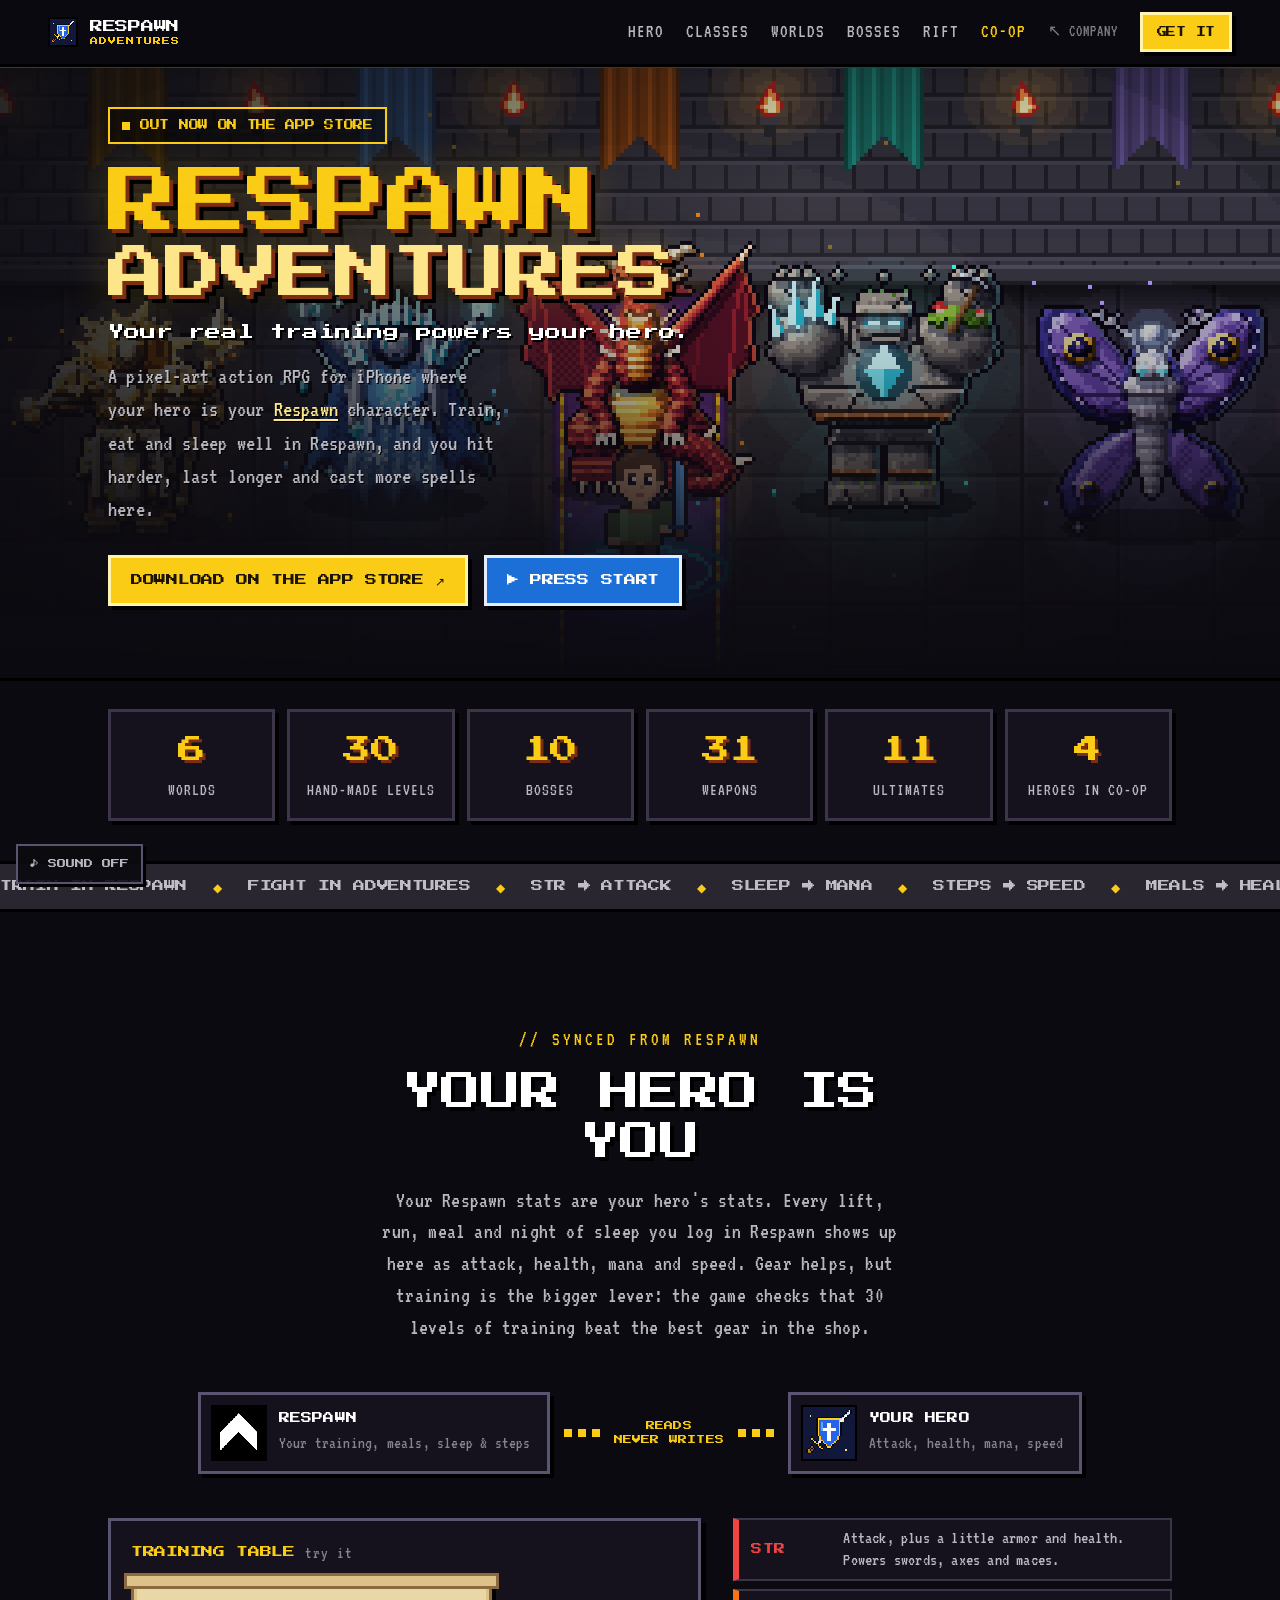
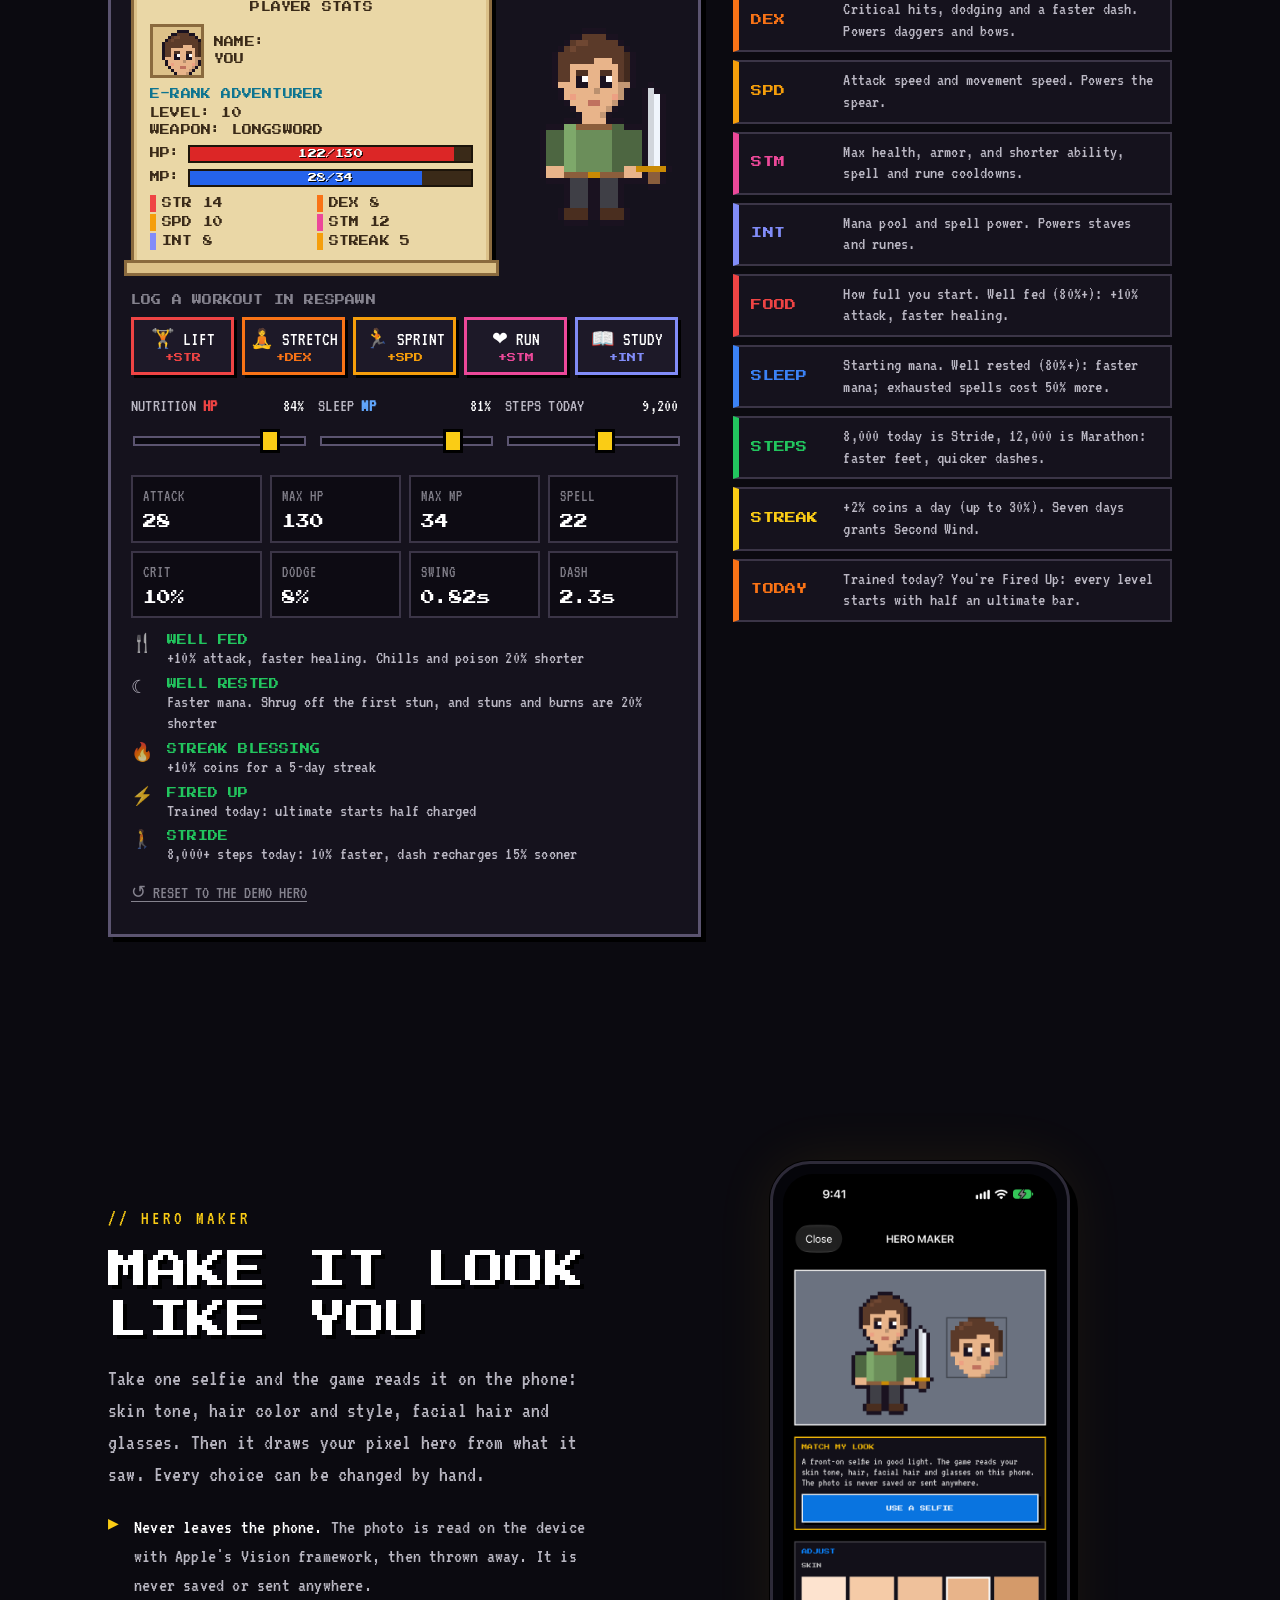
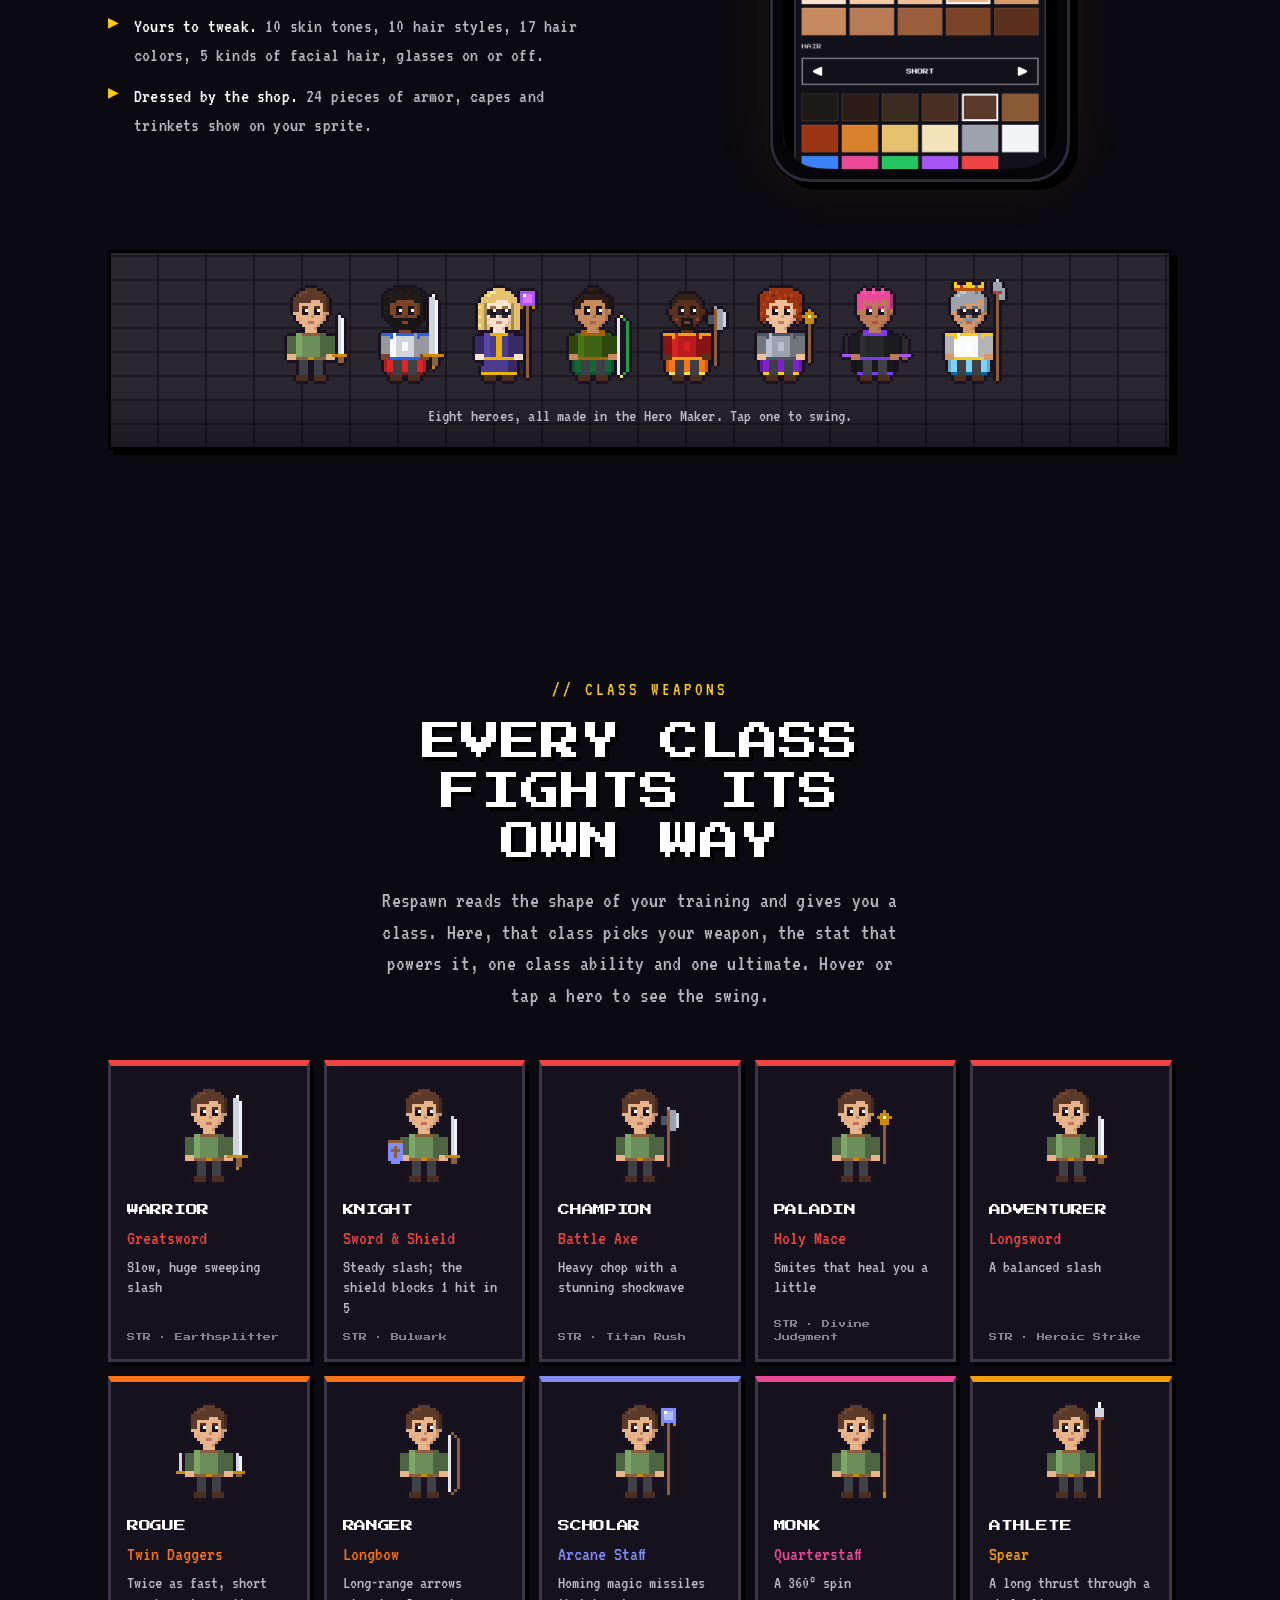
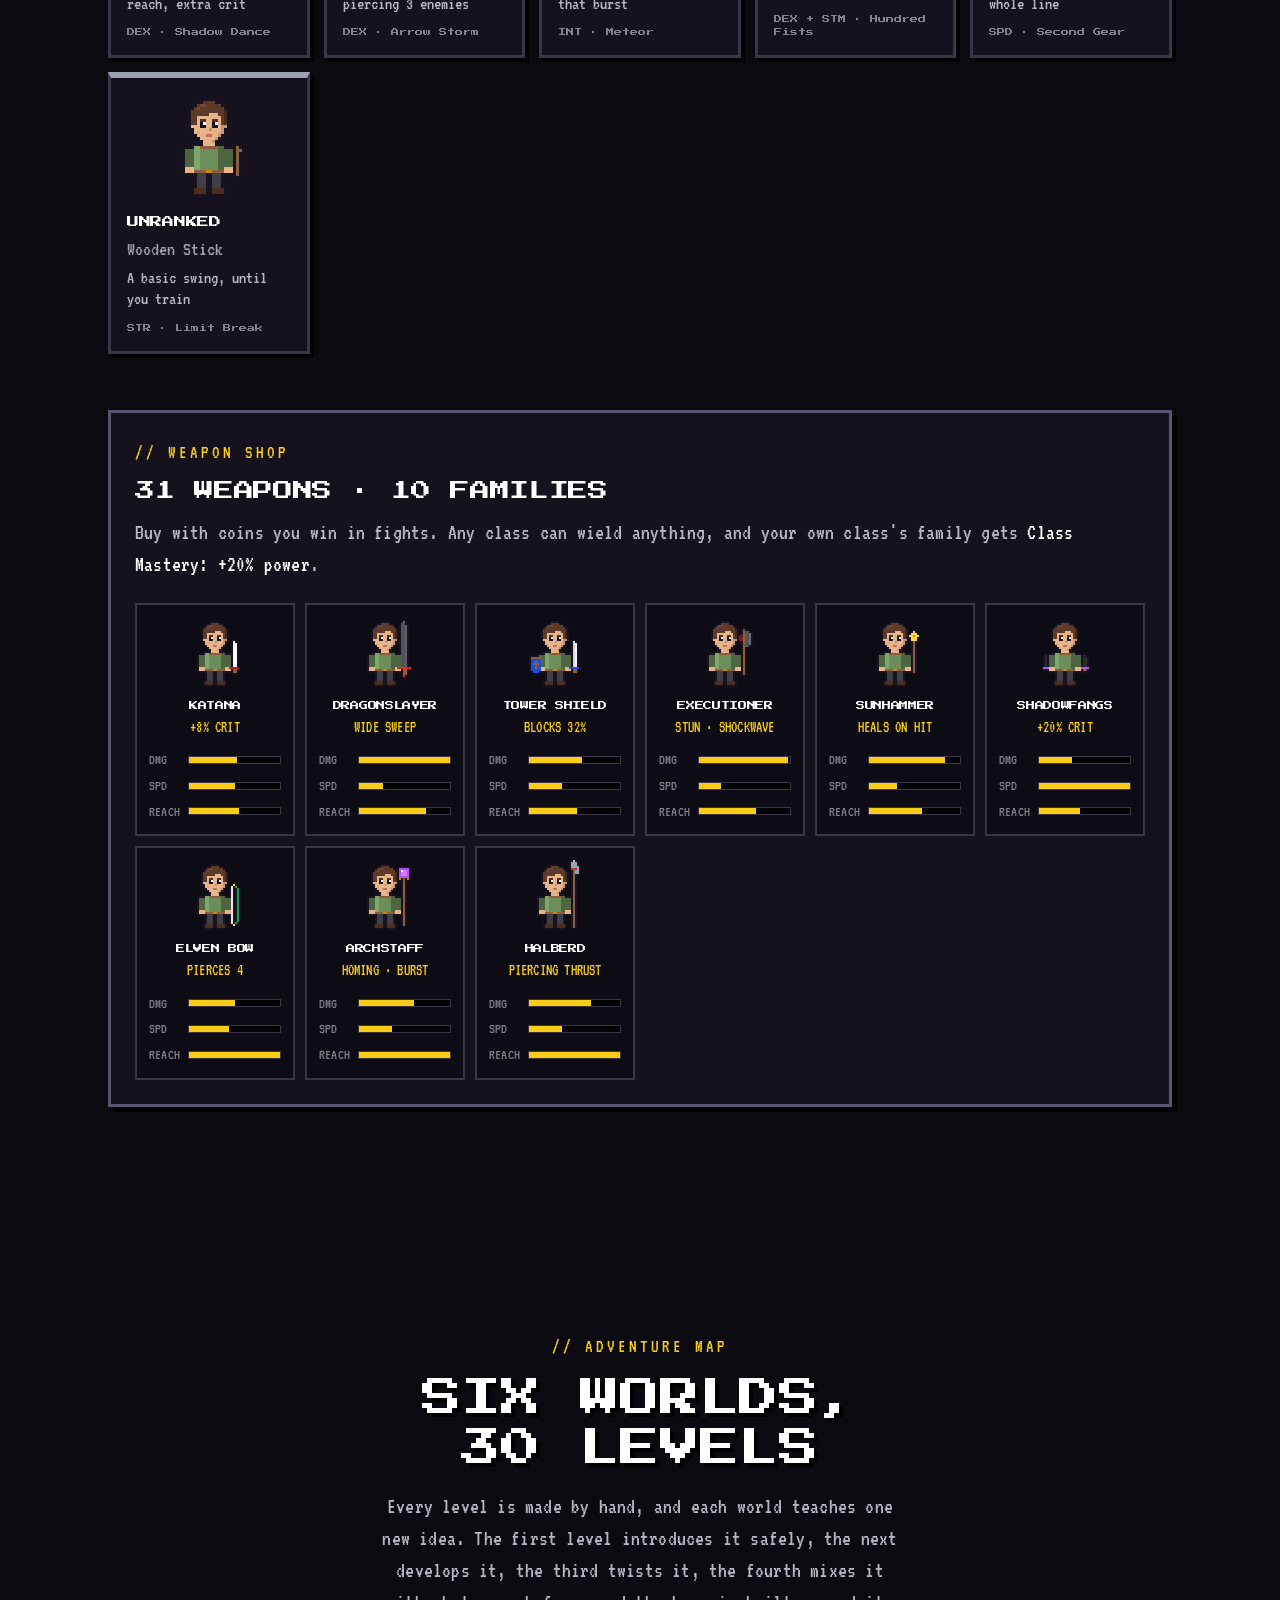
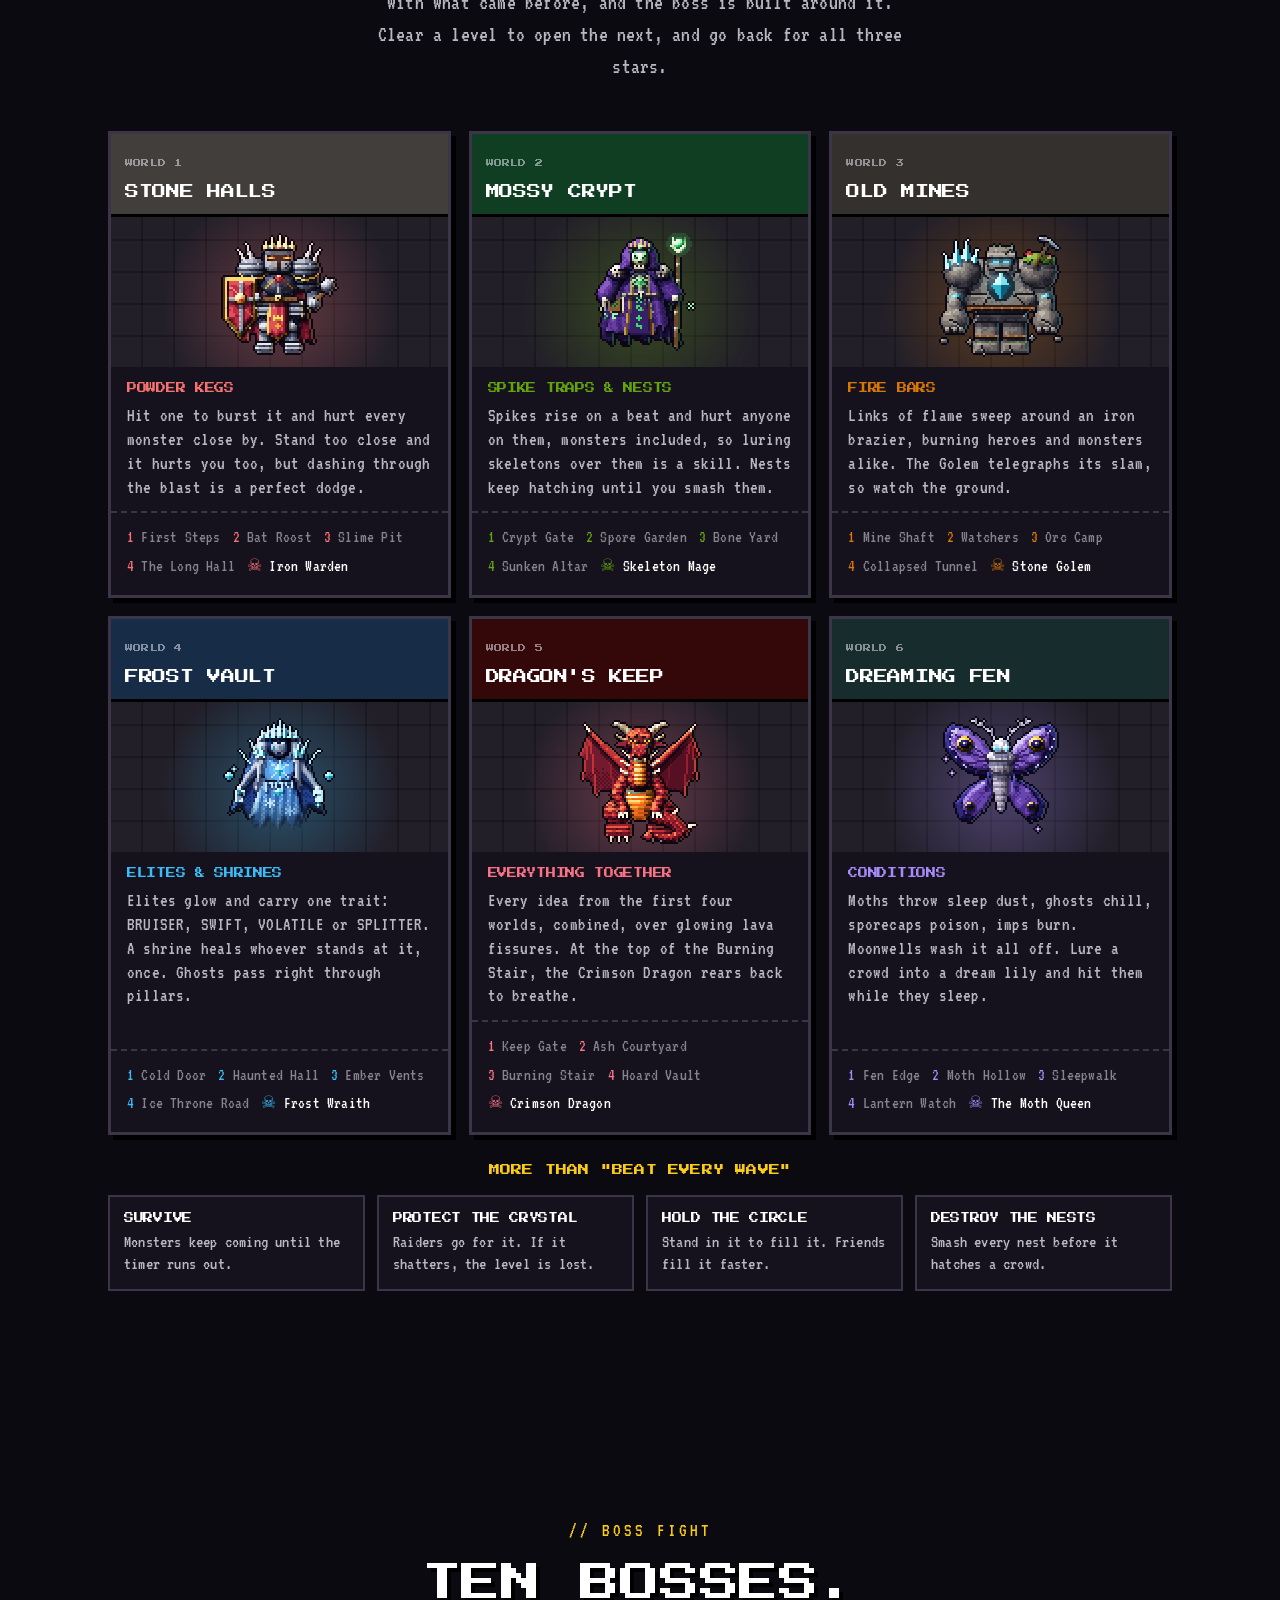
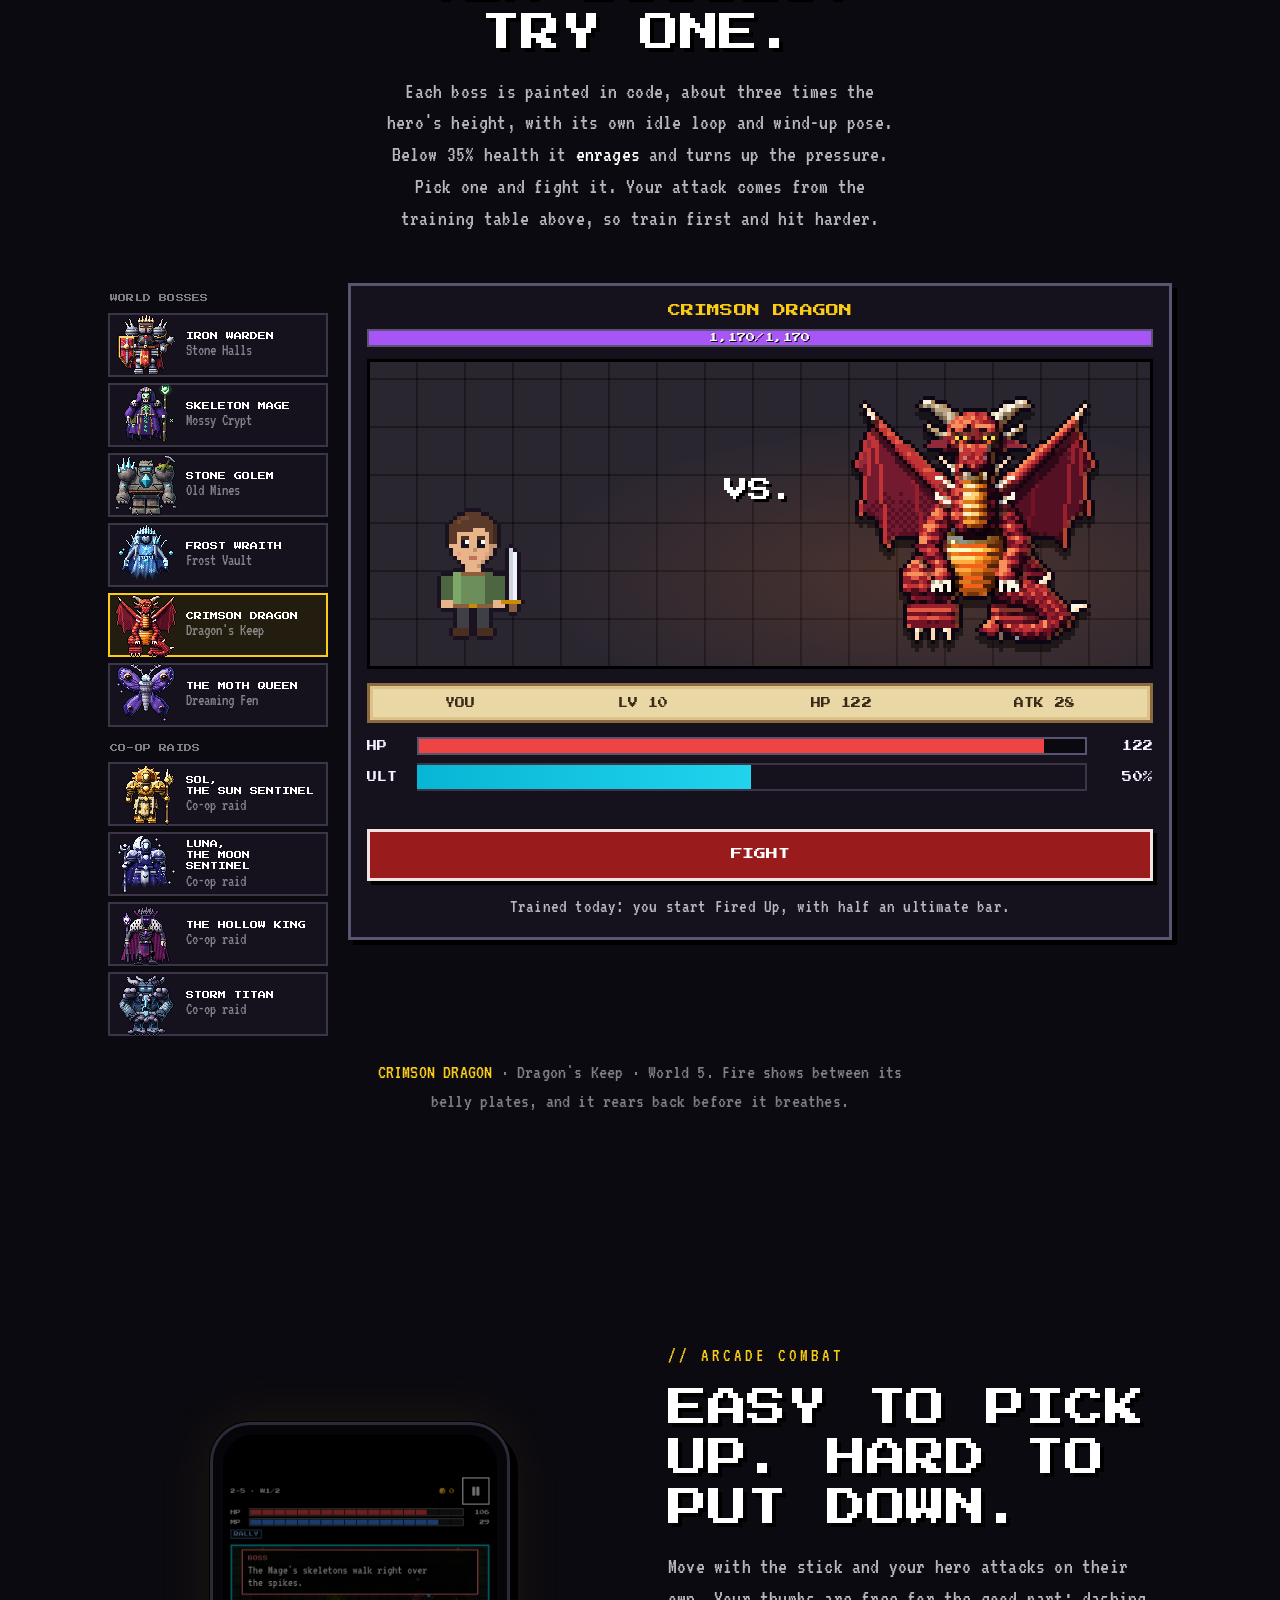
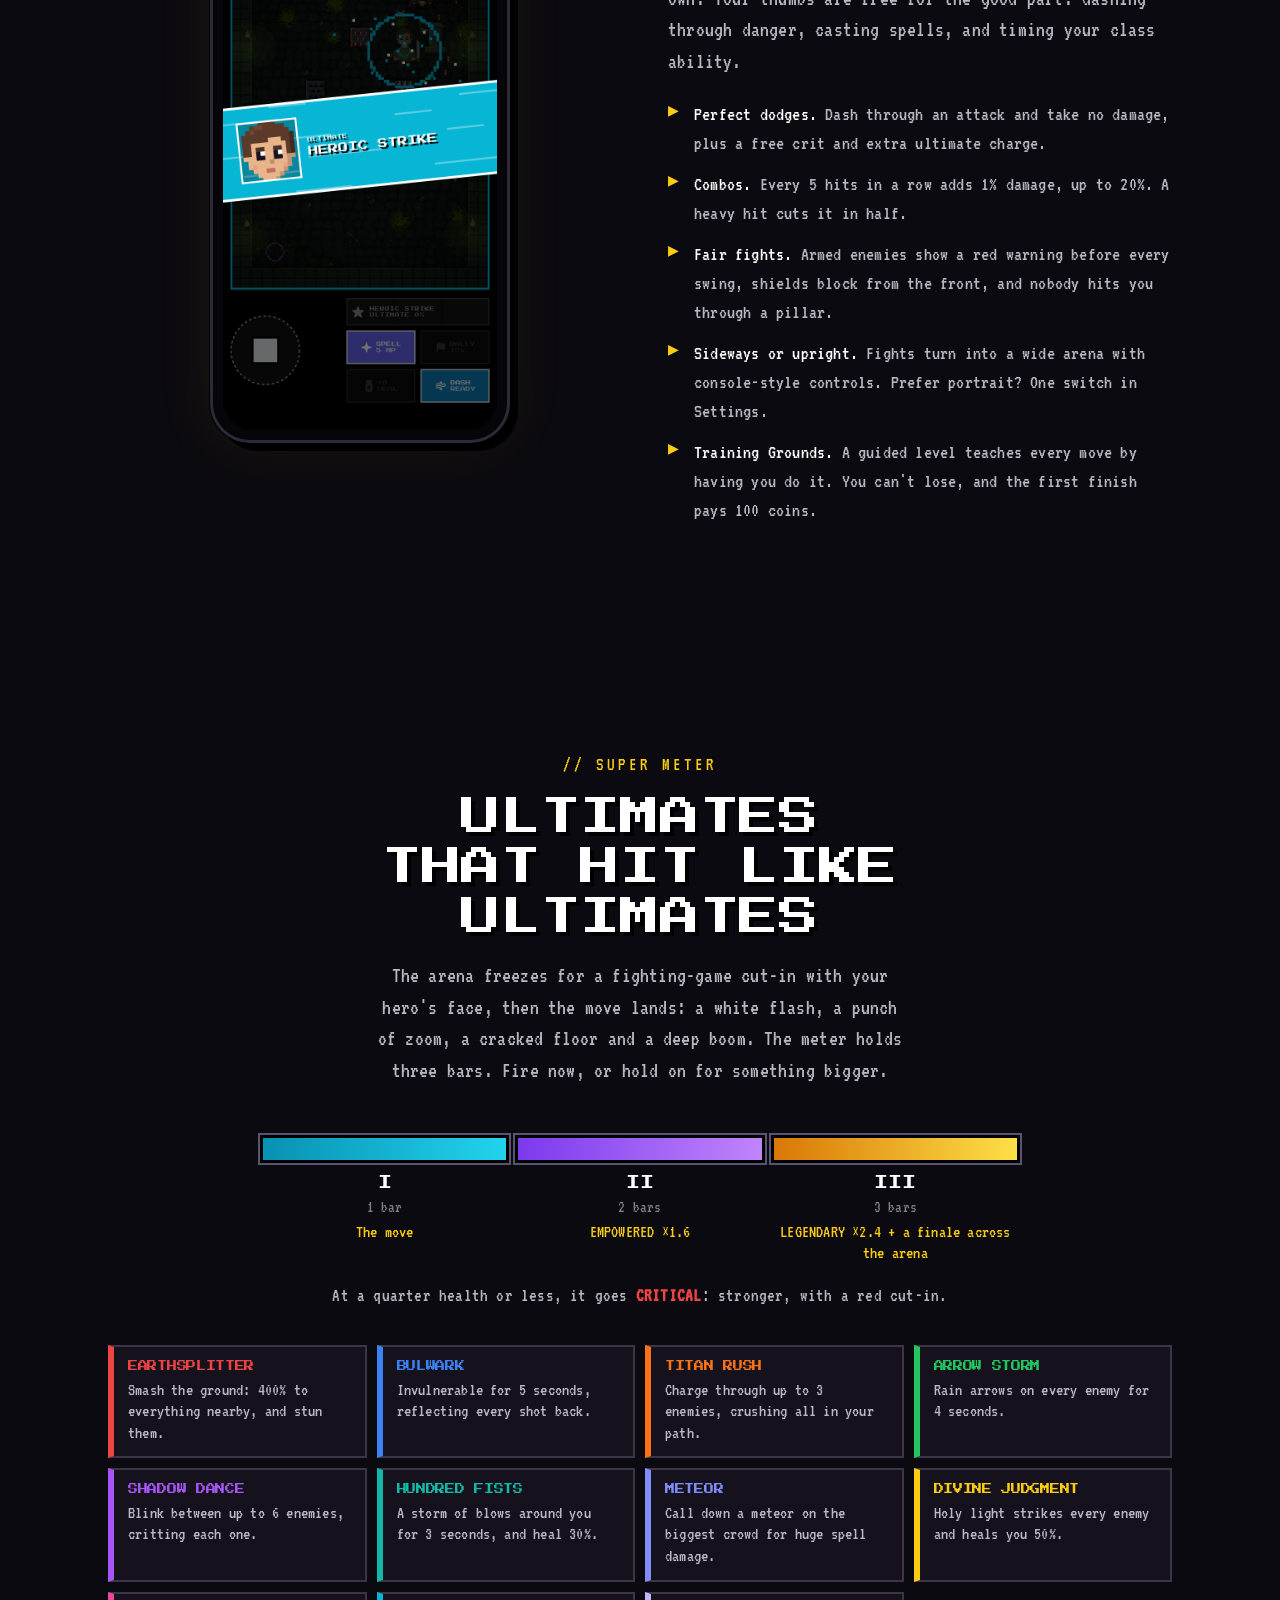
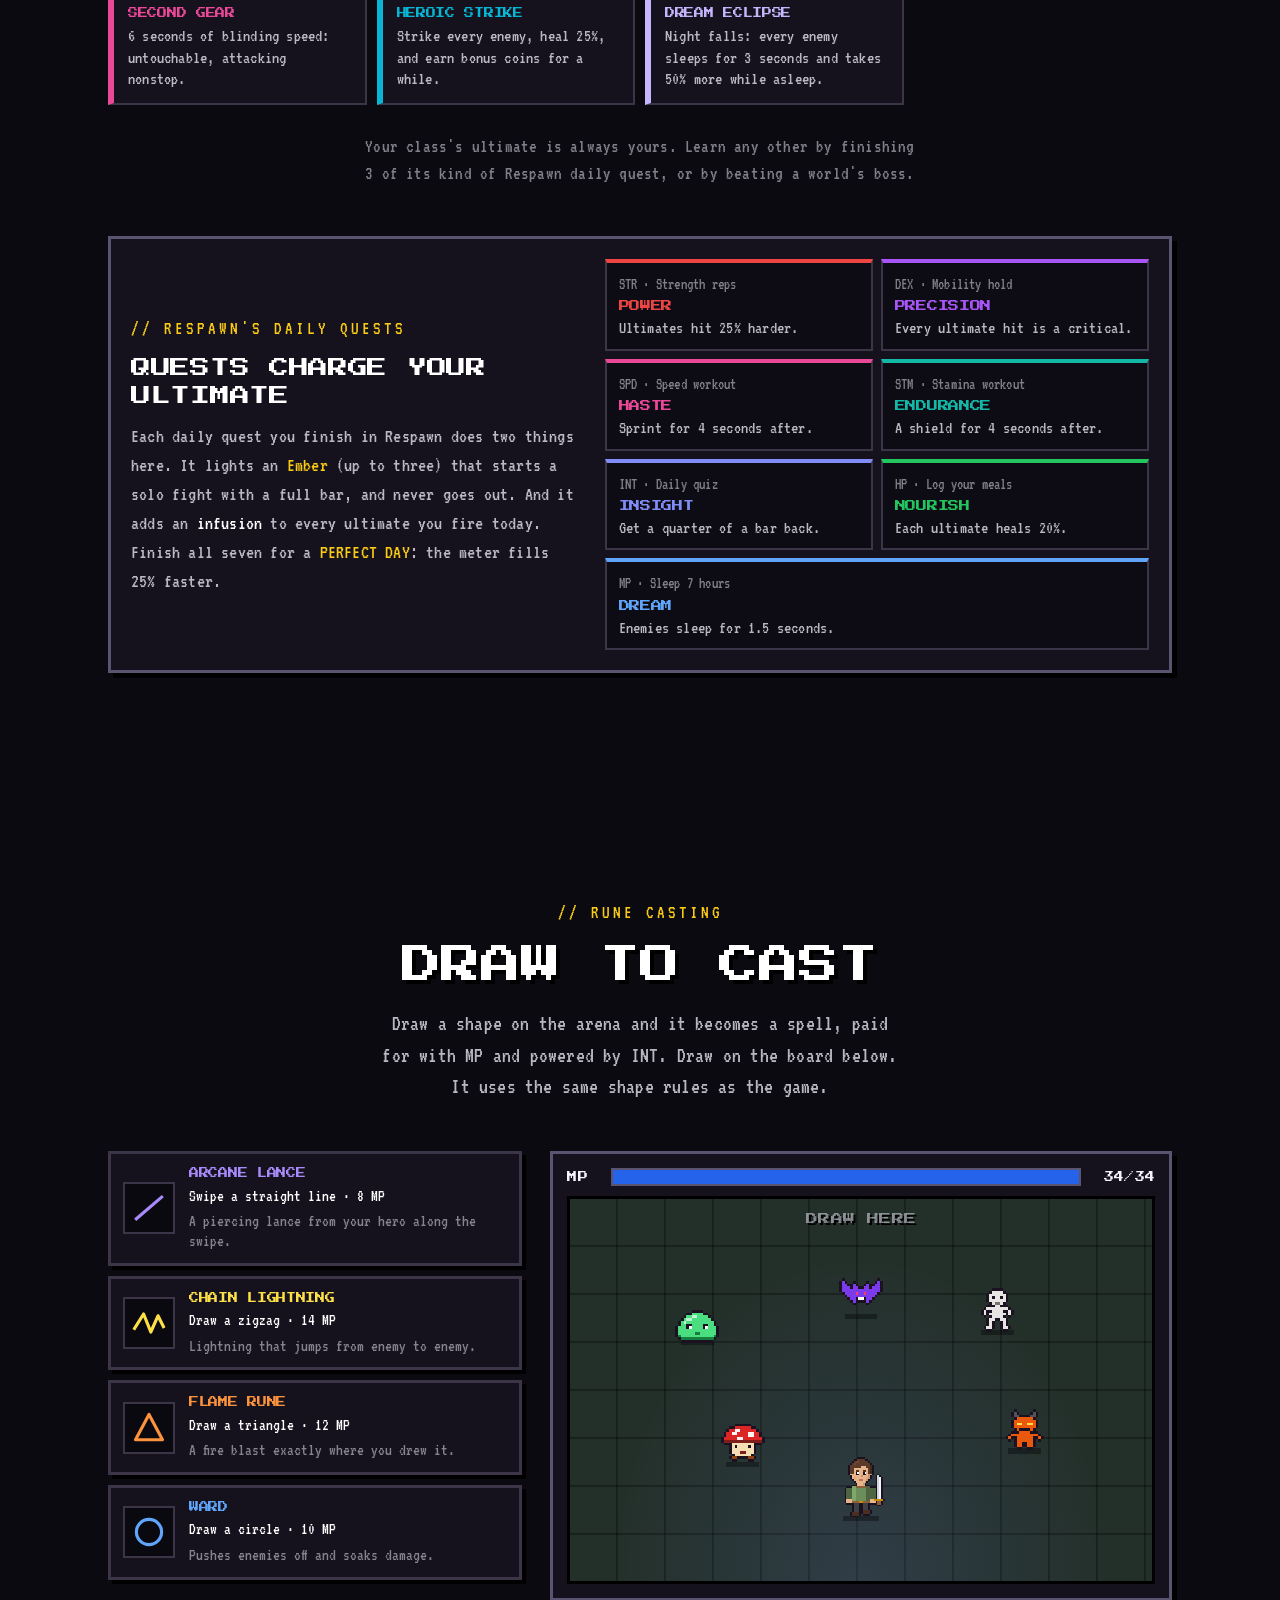
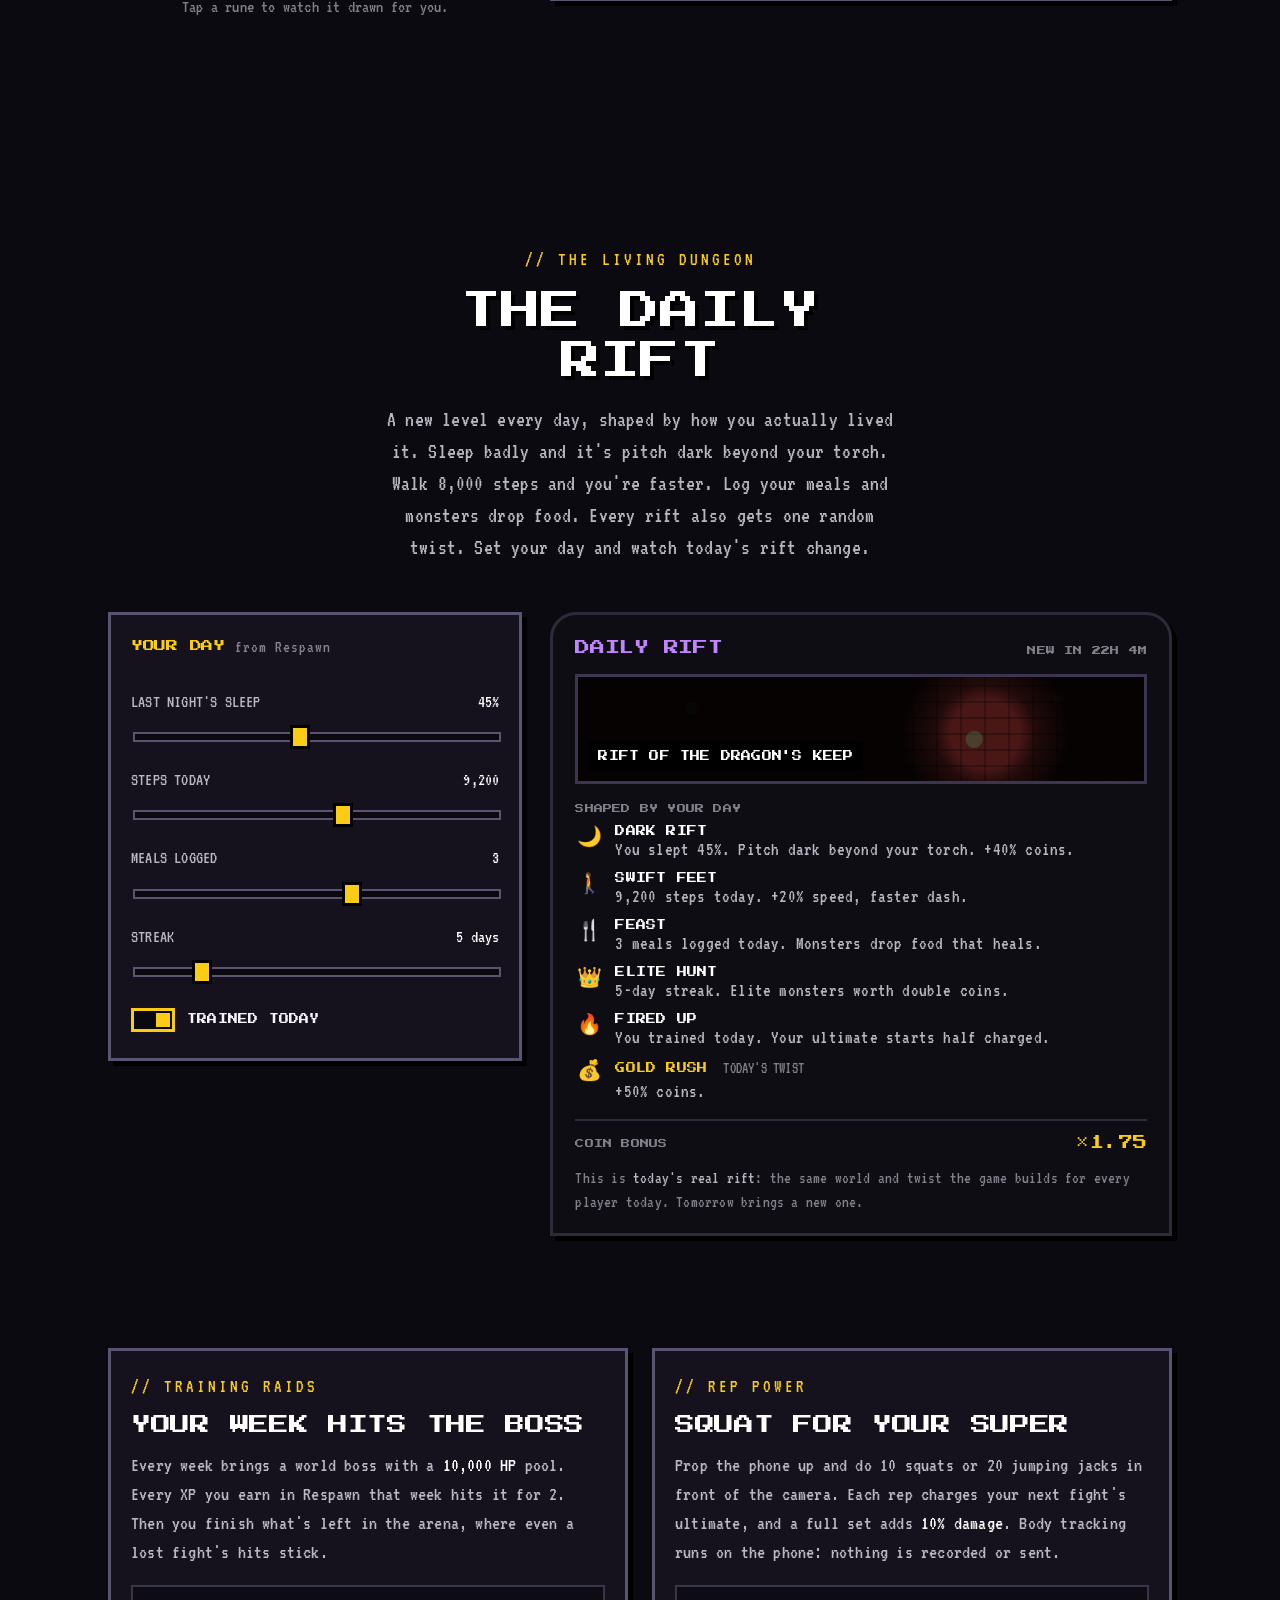
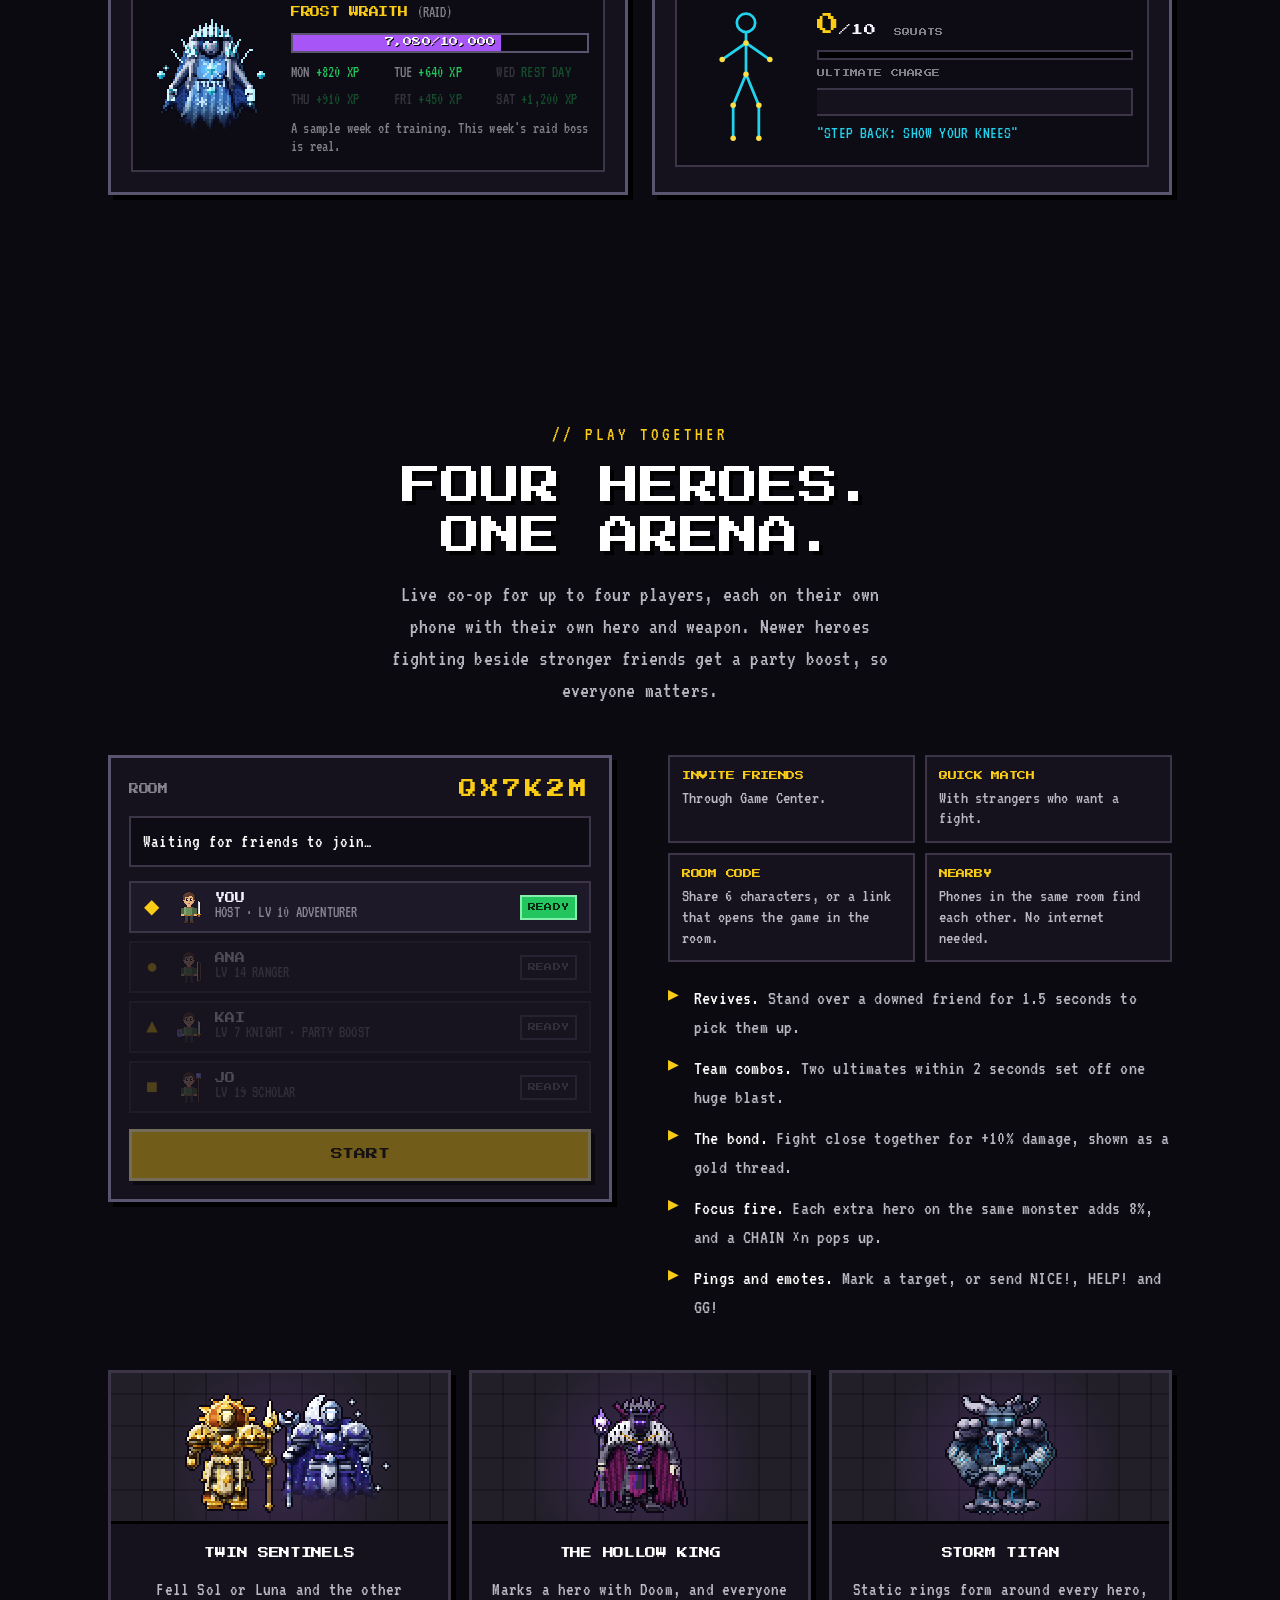
<file: adventures/index.html>
<!DOCTYPE html>
<html lang="en">
<head>
  <meta charset="UTF-8" />
  <meta name="viewport" content="width=device-width, initial-scale=1.0" />
  <title>RESPAWN ADVENTURES | Your training powers your hero</title>
  <meta name="description" content="Respawn Adventures is a pixel-art action RPG for iPhone where your hero is your real Respawn character. Train, eat and sleep well in Respawn, and you hit harder, last longer and cast more spells here." />

  <link rel="icon" type="image/png" href="assets/icon-512.png" />
  <link rel="icon" type="image/png" sizes="32x32" href="assets/favicon-32.png" />
  <link rel="apple-touch-icon" href="assets/apple-touch-icon.png" />
  <meta name="theme-color" content="#0b0a10" />

  <link rel="canonical" href="https://notanotherfitnessapp.com/adventures/" />

  <meta property="og:title" content="RESPAWN ADVENTURES" />
  <meta property="og:description" content="A pixel-art action RPG where your hero is your real Respawn character. Train in Respawn, fight here." />
  <meta property="og:url" content="https://notanotherfitnessapp.com/adventures/" />
  <meta property="og:site_name" content="Not Another Fitness App" />
  <meta property="og:image" content="https://notanotherfitnessapp.com/adventures/assets/og.png" />
  <meta property="og:image:width" content="1200" />
  <meta property="og:image:height" content="630" />
  <meta name="twitter:card" content="summary_large_image" />

  <!-- The game's own fonts: Press Start 2P (titles) and VT323 (body) -->
  <link rel="preconnect" href="https://fonts.googleapis.com" />
  <link rel="preconnect" href="https://fonts.gstatic.com" crossorigin />
  <link href="https://fonts.googleapis.com/css2?family=Press+Start+2P&family=VT323&display=swap" rel="stylesheet" />

  <link rel="preload" as="image" href="assets/hall-wide.png" media="(min-width: 721px)" />
  <link rel="stylesheet" href="styles.css" />
</head>
<body>
  <a class="skip" href="#main">Skip to content</a>

  <!-- ============ NAV ============ -->
  <header class="nav" id="nav">
    <a class="brand" href="#top" aria-label="Respawn Adventures, top of page">
      <img class="brand-icon" src="assets/icon-512.png" alt="" width="30" height="30" />
      <span class="brand-name">RESPAWN<span class="brand-sub">ADVENTURES</span></span>
    </a>
    <nav class="nav-links" aria-label="Sections">
      <a href="#hero-is-you">HERO</a>
      <a href="#classes">CLASSES</a>
      <a href="#worlds">WORLDS</a>
      <a href="#bosses">BOSSES</a>
      <a href="#rift">RIFT</a>
      <a href="#coop">CO-OP</a>
    </nav>
    <a href="../" class="nav-company" title="Not Another Fitness App, company site">↖ COMPANY</a>
    <a href="#download" class="btn btn-sm btn-gold">GET IT</a>
  </header>

  <main id="main">

  <!-- ============ HERO ============ -->
  <section class="hero" id="top">
    <picture class="hero-art">
      <source media="(max-width: 720px)" srcset="assets/hall.png" />
      <img src="assets/hall-wide.png" width="3840" height="1646"
           alt="The hero stands on a purple runner in a torch-lit hall, in front of seven bosses under their banners: the Storm Titan, Sol the Sun Sentinel, the Frost Wraith, the Crimson Dragon, the Stone Golem, the Moth Queen and the Iron Warden." />
    </picture>
    <div class="hero-shade" aria-hidden="true"></div>
    <div class="embers" id="embers" aria-hidden="true"></div>

    <div class="hero-copy">
      <div class="chip chip-gold"><span class="dot"></span> OUT NOW ON THE APP STORE</div>
      <h1 class="hero-title"><span>RESPAWN</span><span class="hero-title-2">ADVENTURES</span></h1>
      <p class="hero-tagline">Your real training powers your hero.</p>
      <p class="hero-sub">
        A pixel-art action RPG for iPhone where your hero is your
        <a href="../respawn/" class="inline-link">Respawn</a> character. Train, eat and sleep
        well in Respawn, and you hit harder, last longer and cast more spells here.
      </p>
      <div class="hero-actions">
        <a href="https://apps.apple.com/us/app/nafa-respawn-adventures/id6819382138" target="_blank" rel="noopener" class="btn btn-gold">Download on the App Store ↗</a>
        <a href="#hero-is-you" class="btn btn-blue">▶ PRESS START</a>
      </div>
    </div>
  </section>

  <!-- ============ NUMBERS ============ -->
  <section class="numbers" aria-label="At a glance">
    <div class="num"><span class="num-v">6</span><span class="num-l">Worlds</span></div>
    <div class="num"><span class="num-v">30</span><span class="num-l">Hand-made levels</span></div>
    <div class="num"><span class="num-v">10</span><span class="num-l">Bosses</span></div>
    <div class="num"><span class="num-v">31</span><span class="num-l">Weapons</span></div>
    <div class="num"><span class="num-v">11</span><span class="num-l">Ultimates</span></div>
    <div class="num"><span class="num-v">4</span><span class="num-l">Heroes in co-op</span></div>
  </section>

  <div class="marquee" aria-hidden="true">
    <div class="marquee-track">
      <span>TRAIN IN RESPAWN</span><i>◆</i><span>FIGHT IN ADVENTURES</span><i>◆</i>
      <span>STR → ATTACK</span><i>◆</i><span>SLEEP → MANA</span><i>◆</i><span>STEPS → SPEED</span><i>◆</i>
      <span>MEALS → HEALTH</span><i>◆</i><span>STREAK → COINS</span><i>◆</i><span>QUESTS → ULTIMATES</span><i>◆</i>
      <span>TRAIN IN RESPAWN</span><i>◆</i><span>FIGHT IN ADVENTURES</span><i>◆</i>
      <span>STR → ATTACK</span><i>◆</i><span>SLEEP → MANA</span><i>◆</i><span>STEPS → SPEED</span><i>◆</i>
      <span>MEALS → HEALTH</span><i>◆</i><span>STREAK → COINS</span><i>◆</i><span>QUESTS → ULTIMATES</span><i>◆</i>
    </div>
  </div>

  <!-- ============ YOUR HERO IS YOU ============ -->
  <section class="section" id="hero-is-you">
    <div class="section-head">
      <span class="kicker">// SYNCED FROM RESPAWN</span>
      <h2 class="section-title">YOUR HERO IS YOU</h2>
      <p class="lede">
        Your Respawn stats are your hero's stats. Every lift, run, meal and night
        of sleep you log in Respawn shows up here as attack, health, mana and speed.
        Gear helps, but training is the bigger lever: the game checks that 30 levels
        of training beat the best gear in the shop.
      </p>
    </div>

    <div class="sync-flow" data-reveal>
      <a class="sync-node" href="../respawn/">
        <img src="../respawn/assets/respawn-icon.png" alt="" width="56" height="56" />
        <span><b>RESPAWN</b><small>Your training, meals, sleep &amp; steps</small></span>
      </a>
      <div class="sync-pipe" aria-hidden="true"><i></i><i></i><i></i></div>
      <div class="sync-label">READS<br />NEVER WRITES</div>
      <div class="sync-pipe" aria-hidden="true"><i></i><i></i><i></i></div>
      <div class="sync-node">
        <img src="assets/icon-512.png" alt="" width="56" height="56" />
        <span><b>YOUR HERO</b><small>Attack, health, mana, speed</small></span>
      </div>
    </div>

    <div class="train-wrap">
      <!-- Interactive training table -->
      <div class="panel train" id="train" data-reveal>
        <div class="panel-title">TRAINING TABLE <small>try it</small></div>

        <div class="train-top">
          <div class="scroll" aria-live="polite">
            <div class="scroll-head">PLAYER STATS</div>
            <div class="scroll-id">
              <span class="scroll-face" aria-hidden="true"></span>
              <span>NAME:<br /><b>YOU</b></span>
            </div>
            <div class="scroll-class">E-RANK ADVENTURER</div>
            <div class="scroll-row">LEVEL: <b id="tLevel">10</b></div>
            <div class="scroll-row">WEAPON: <b>LONGSWORD</b></div>
            <div class="scroll-bar"><span>HP:</span><span class="bar bar-hp"><i id="tHpFill"></i><em id="tHp">122/130</em></span></div>
            <div class="scroll-bar"><span>MP:</span><span class="bar bar-mp"><i id="tMpFill"></i><em id="tMp">28/34</em></span></div>
            <div class="scroll-stats">
              <span class="c-str">STR <b id="tSTR">14</b></span>
              <span class="c-dex">DEX <b id="tDEX">8</b></span>
              <span class="c-spd">SPD <b id="tSPD">10</b></span>
              <span class="c-stm">STM <b id="tSTM">12</b></span>
              <span class="c-int">INT <b id="tINT">8</b></span>
              <span>STREAK <b id="tStreak">5</b></span>
            </div>
          </div>
          <div class="train-hero">
            <span class="spr hero-walk" id="trainHero" style="--row:0" aria-hidden="true"></span>
            <div class="train-pops" id="trainPops" aria-hidden="true"></div>
          </div>
        </div>

        <div class="train-label">LOG A WORKOUT IN RESPAWN</div>
        <div class="train-btns">
          <button type="button" class="tbtn" style="--c:var(--str)" data-stat="STR">🏋 LIFT<small>+STR</small></button>
          <button type="button" class="tbtn" style="--c:var(--dex)" data-stat="DEX">🧘 STRETCH<small>+DEX</small></button>
          <button type="button" class="tbtn" style="--c:var(--spd)" data-stat="SPD">🏃 SPRINT<small>+SPD</small></button>
          <button type="button" class="tbtn" style="--c:var(--stm)" data-stat="STM">❤ RUN<small>+STM</small></button>
          <button type="button" class="tbtn" style="--c:var(--int)" data-stat="INT">📖 STUDY<small>+INT</small></button>
        </div>

        <div class="train-sliders">
          <label><span><span>NUTRITION <b class="c-hpred">HP</b></span><output id="oFood">84%</output></span>
            <input type="range" id="sFood" min="0" max="100" value="84" /></label>
          <label><span><span>SLEEP <b class="c-mpblue">MP</b></span><output id="oSleep">81%</output></span>
            <input type="range" id="sSleep" min="0" max="100" value="81" /></label>
          <label><span><span>STEPS TODAY</span><output id="oSteps">9,200</output></span>
            <input type="range" id="sSteps" min="0" max="16000" step="100" value="9200" /></label>
        </div>

        <div class="readout" aria-live="polite">
          <div><span>ATTACK</span><b id="rAtk">28</b></div>
          <div><span>MAX HP</span><b id="rHp">130</b></div>
          <div><span>MAX MP</span><b id="rMp">34</b></div>
          <div><span>SPELL</span><b id="rSpell">22</b></div>
          <div><span>CRIT</span><b id="rCrit">10%</b></div>
          <div><span>DODGE</span><b id="rDodge">8%</b></div>
          <div><span>SWING</span><b id="rSwing">0.82s</b></div>
          <div><span>DASH</span><b id="rDash">2.2s</b></div>
        </div>

        <ul class="effects" id="tEffects" aria-live="polite"></ul>
        <button type="button" class="link-btn" id="trainReset">↺ RESET TO THE DEMO HERO</button>
      </div>

      <!-- Stat mapping -->
      <div class="mapping" data-reveal>
        <div class="map-row" style="--c:var(--str)"><b>STR</b><span>Attack, plus a little armor and health. Powers swords, axes and maces.</span></div>
        <div class="map-row" style="--c:var(--dex)"><b>DEX</b><span>Critical hits, dodging and a faster dash. Powers daggers and bows.</span></div>
        <div class="map-row" style="--c:var(--spd)"><b>SPD</b><span>Attack speed and movement speed. Powers the spear.</span></div>
        <div class="map-row" style="--c:var(--stm)"><b>STM</b><span>Max health, armor, and shorter ability, spell and rune cooldowns.</span></div>
        <div class="map-row" style="--c:var(--int)"><b>INT</b><span>Mana pool and spell power. Powers staves and runes.</span></div>
        <div class="map-row" style="--c:#ef4444"><b>FOOD</b><span>How full you start. Well fed (80%+): +10% attack, faster healing.</span></div>
        <div class="map-row" style="--c:#3b82f6"><b>SLEEP</b><span>Starting mana. Well rested (80%+): faster mana; exhausted spells cost 50% more.</span></div>
        <div class="map-row" style="--c:var(--green)"><b>STEPS</b><span>8,000 today is Stride, 12,000 is Marathon: faster feet, quicker dashes.</span></div>
        <div class="map-row" style="--c:var(--gold)"><b>STREAK</b><span>+2% coins a day (up to 30%). Seven days grants Second Wind.</span></div>
        <div class="map-row" style="--c:#f97316"><b>TODAY</b><span>Trained today? You're Fired Up: every level starts with half an ultimate bar.</span></div>
      </div>
    </div>
  </section>

  <!-- ============ HERO MAKER ============ -->
  <section class="section split" id="maker">
    <div class="split-copy">
      <span class="kicker">// HERO MAKER</span>
      <h2 class="section-title left">MAKE IT LOOK LIKE YOU</h2>
      <p class="lede left">
        Take one selfie and the game reads it on the phone: skin tone, hair color
        and style, facial hair and glasses. Then it draws your pixel hero from what
        it saw. Every choice can be changed by hand.
      </p>
      <ul class="ticks">
        <li><b>Never leaves the phone.</b> The photo is read on the device with Apple's Vision framework, then thrown away. It is never saved or sent anywhere.</li>
        <li><b>Yours to tweak.</b> 10 skin tones, 10 hair styles, 17 hair colors, 5 kinds of facial hair, glasses on or off.</li>
        <li><b>Dressed by the shop.</b> 24 pieces of armor, capes and trinkets show on your sprite.</li>
      </ul>
    </div>
    <div class="maker-stage" data-reveal>
      <div class="phone"><img src="screenshots/07-hero-maker.png" width="1320" height="2868" loading="lazy"
           alt="The Hero Maker screen: the pixel hero and a close-up of its face above a MATCH MY LOOK card with a USE A SELFIE button, then skin and hair color swatches." /></div>
    </div>
    <div class="lineup" data-reveal aria-label="Eight different heroes made in the Hero Maker">
      <button type="button" class="lineup-hero" style="--row:0" aria-label="Hero in a traveler's tunic with a longsword"><span class="spr hero-walk" style="--row:0"></span></button>
      <button type="button" class="lineup-hero" style="--row:1" aria-label="Hero with curly hair and a beard, in plate with a red cape and a greatsword"><span class="spr hero-walk" style="--row:1"></span></button>
      <button type="button" class="lineup-hero" style="--row:2" aria-label="Hero with long blonde hair and glasses, in a mystic robe with an archstaff"><span class="spr hero-walk" style="--row:2"></span></button>
      <button type="button" class="lineup-hero" style="--row:3" aria-label="Hero with a bun, in ranger leathers and a cloak with an elven bow"><span class="spr hero-walk" style="--row:3"></span></button>
      <button type="button" class="lineup-hero" style="--row:4" aria-label="Hero with a buzz cut and goatee, in dragonscale with a phoenix cape and a battle axe"><span class="spr hero-walk" style="--row:4"></span></button>
      <button type="button" class="lineup-hero" style="--row:5" aria-label="Hero with wavy red hair, in chainmail and a royal mantle with a holy mace"><span class="spr hero-walk" style="--row:5"></span></button>
      <button type="button" class="lineup-hero" style="--row:6" aria-label="Hero with spiky pink hair, in shadow garb with shadowfang daggers"><span class="spr hero-walk" style="--row:6"></span></button>
      <button type="button" class="lineup-hero" style="--row:7" aria-label="Hero with a mustache and glasses, in celestial armor and a crown with a halberd"><span class="spr hero-walk" style="--row:7"></span></button>
      <p class="lineup-cap">Eight heroes, all made in the Hero Maker. Tap one to swing.</p>
    </div>
  </section>

  <!-- ============ CLASSES ============ -->
  <section class="section" id="classes">
    <div class="section-head">
      <span class="kicker">// CLASS WEAPONS</span>
      <h2 class="section-title">EVERY CLASS FIGHTS ITS OWN WAY</h2>
      <p class="lede">
        Respawn reads the shape of your training and gives you a class. Here, that
        class picks your weapon, the stat that powers it, one class ability and
        one ultimate. Hover or tap a hero to see the swing.
      </p>
    </div>

    <div class="class-grid">
      <button type="button" class="class-card" style="--row:0;--c:var(--str)" data-reveal><span class="spr cls"></span><b>WARRIOR</b><span class="cw">Greatsword</span><span class="cd">Slow, huge sweeping slash</span><span class="cs">STR · Earthsplitter</span></button>
      <button type="button" class="class-card" style="--row:1;--c:var(--str)" data-reveal><span class="spr cls"></span><b>KNIGHT</b><span class="cw">Sword &amp; Shield</span><span class="cd">Steady slash; the shield blocks 1 hit in 5</span><span class="cs">STR · Bulwark</span></button>
      <button type="button" class="class-card" style="--row:2;--c:var(--str)" data-reveal><span class="spr cls"></span><b>CHAMPION</b><span class="cw">Battle Axe</span><span class="cd">Heavy chop with a stunning shockwave</span><span class="cs">STR · Titan Rush</span></button>
      <button type="button" class="class-card" style="--row:3;--c:var(--str)" data-reveal><span class="spr cls"></span><b>PALADIN</b><span class="cw">Holy Mace</span><span class="cd">Smites that heal you a little</span><span class="cs">STR · Divine Judgment</span></button>
      <button type="button" class="class-card" style="--row:4;--c:var(--str)" data-reveal><span class="spr cls"></span><b>ADVENTURER</b><span class="cw">Longsword</span><span class="cd">A balanced slash</span><span class="cs">STR · Heroic Strike</span></button>
      <button type="button" class="class-card" style="--row:5;--c:var(--dex)" data-reveal><span class="spr cls"></span><b>ROGUE</b><span class="cw">Twin Daggers</span><span class="cd">Twice as fast, short reach, extra crit</span><span class="cs">DEX · Shadow Dance</span></button>
      <button type="button" class="class-card" style="--row:6;--c:var(--dex)" data-reveal><span class="spr cls"></span><b>RANGER</b><span class="cw">Longbow</span><span class="cd">Long-range arrows piercing 3 enemies</span><span class="cs">DEX · Arrow Storm</span></button>
      <button type="button" class="class-card" style="--row:7;--c:var(--int)" data-reveal><span class="spr cls"></span><b>SCHOLAR</b><span class="cw">Arcane Staff</span><span class="cd">Homing magic missiles that burst</span><span class="cs">INT · Meteor</span></button>
      <button type="button" class="class-card" style="--row:8;--c:var(--stm)" data-reveal><span class="spr cls"></span><b>MONK</b><span class="cw">Quarterstaff</span><span class="cd">A 360° spin</span><span class="cs">DEX + STM · Hundred Fists</span></button>
      <button type="button" class="class-card" style="--row:9;--c:var(--spd)" data-reveal><span class="spr cls"></span><b>ATHLETE</b><span class="cw">Spear</span><span class="cd">A long thrust through a whole line</span><span class="cs">SPD · Second Gear</span></button>
      <button type="button" class="class-card" style="--row:10;--c:#9ca3af" data-reveal><span class="spr cls"></span><b>UNRANKED</b><span class="cw">Wooden Stick</span><span class="cd">A basic swing, until you train</span><span class="cs">STR · Limit Break</span></button>
    </div>

    <div class="shop" data-reveal>
      <div class="shop-head">
        <div>
          <span class="kicker">// WEAPON SHOP</span>
          <h3 class="sub-title">31 WEAPONS · 10 FAMILIES</h3>
          <p class="lede left">Buy with coins you win in fights. Any class can wield anything, and your own class's family gets <b class="c-gold">Class Mastery: +20% power</b>.</p>
        </div>
      </div>
      <div class="shelf">
        <div class="item" style="--row:0"><span class="spr shopspr"></span><b>KATANA</b><span class="tag">+8% CRIT</span><dl><dt>DMG</dt><dd><i style="width:53%"></i></dd><dt>SPD</dt><dd><i style="width:50%"></i></dd><dt>REACH</dt><dd><i style="width:55%"></i></dd></dl></div>
        <div class="item" style="--row:1"><span class="spr shopspr"></span><b>DRAGONSLAYER</b><span class="tag">WIDE SWEEP</span><dl><dt>DMG</dt><dd><i style="width:100%"></i></dd><dt>SPD</dt><dd><i style="width:26%"></i></dd><dt>REACH</dt><dd><i style="width:74%"></i></dd></dl></div>
        <div class="item" style="--row:2"><span class="spr shopspr"></span><b>TOWER SHIELD</b><span class="tag">BLOCKS 32%</span><dl><dt>DMG</dt><dd><i style="width:58%"></i></dd><dt>SPD</dt><dd><i style="width:36%"></i></dd><dt>REACH</dt><dd><i style="width:53%"></i></dd></dl></div>
        <div class="item" style="--row:3"><span class="spr shopspr"></span><b>EXECUTIONER</b><span class="tag">STUN · SHOCKWAVE</span><dl><dt>DMG</dt><dd><i style="width:98%"></i></dd><dt>SPD</dt><dd><i style="width:24%"></i></dd><dt>REACH</dt><dd><i style="width:63%"></i></dd></dl></div>
        <div class="item" style="--row:4"><span class="spr shopspr"></span><b>SUNHAMMER</b><span class="tag">HEALS ON HIT</span><dl><dt>DMG</dt><dd><i style="width:83%"></i></dd><dt>SPD</dt><dd><i style="width:31%"></i></dd><dt>REACH</dt><dd><i style="width:58%"></i></dd></dl></div>
        <div class="item" style="--row:5"><span class="spr shopspr"></span><b>SHADOWFANGS</b><span class="tag">+20% CRIT</span><dl><dt>DMG</dt><dd><i style="width:36%"></i></dd><dt>SPD</dt><dd><i style="width:100%"></i></dd><dt>REACH</dt><dd><i style="width:45%"></i></dd></dl></div>
        <div class="item" style="--row:6"><span class="spr shopspr"></span><b>ELVEN BOW</b><span class="tag">PIERCES 4</span><dl><dt>DMG</dt><dd><i style="width:50%"></i></dd><dt>SPD</dt><dd><i style="width:44%"></i></dd><dt>REACH</dt><dd><i style="width:100%"></i></dd></dl></div>
        <div class="item" style="--row:7"><span class="spr shopspr"></span><b>ARCHSTAFF</b><span class="tag">HOMING · BURST</span><dl><dt>DMG</dt><dd><i style="width:60%"></i></dd><dt>SPD</dt><dd><i style="width:36%"></i></dd><dt>REACH</dt><dd><i style="width:100%"></i></dd></dl></div>
        <div class="item" style="--row:8"><span class="spr shopspr"></span><b>HALBERD</b><span class="tag">PIERCING THRUST</span><dl><dt>DMG</dt><dd><i style="width:68%"></i></dd><dt>SPD</dt><dd><i style="width:36%"></i></dd><dt>REACH</dt><dd><i style="width:100%"></i></dd></dl></div>
      </div>
    </div>
  </section>

  <!-- ============ WORLDS ============ -->
  <section class="section" id="worlds">
    <div class="section-head">
      <span class="kicker">// ADVENTURE MAP</span>
      <h2 class="section-title">SIX WORLDS, 30 LEVELS</h2>
      <p class="lede">
        Every level is made by hand, and each world teaches one new idea. The first
        level introduces it safely, the next develops it, the third twists it, the
        fourth mixes it with what came before, and the boss is built around it.
        Clear a level to open the next, and go back for all three stars.
      </p>
    </div>

    <div class="world-grid">
      <article class="world" style="--w:#f87171;--w2:#57534e" data-reveal>
        <header><span>WORLD 1</span><h3>STONE HALLS</h3></header>
        <div class="world-boss"><span class="spr boss" style="--row:0"></span></div>
        <div class="world-idea">POWDER KEGS</div>
        <p>Hit one to burst it and hurt every monster close by. Stand too close and it hurts you too, but dashing through the blast is a perfect dodge.</p>
        <ol class="world-levels"><li>First Steps</li><li>Bat Roost</li><li>Slime Pit</li><li>The Long Hall</li><li class="b">Iron Warden</li></ol>
      </article>
      <article class="world" style="--w:#65a30d;--w2:#14532d" data-reveal>
        <header><span>WORLD 2</span><h3>MOSSY CRYPT</h3></header>
        <div class="world-boss"><span class="spr boss" style="--row:1"></span></div>
        <div class="world-idea">SPIKE TRAPS &amp; NESTS</div>
        <p>Spikes rise on a beat and hurt anyone on them, monsters included, so luring skeletons over them is a skill. Nests keep hatching until you smash them.</p>
        <ol class="world-levels"><li>Crypt Gate</li><li>Spore Garden</li><li>Bone Yard</li><li>Sunken Altar</li><li class="b">Skeleton Mage</li></ol>
      </article>
      <article class="world" style="--w:#d97706;--w2:#44403c" data-reveal>
        <header><span>WORLD 3</span><h3>OLD MINES</h3></header>
        <div class="world-boss"><span class="spr boss" style="--row:2"></span></div>
        <div class="world-idea">FIRE BARS</div>
        <p>Links of flame sweep around an iron brazier, burning heroes and monsters alike. The Golem telegraphs its slam, so watch the ground.</p>
        <ol class="world-levels"><li>Mine Shaft</li><li>Watchers</li><li>Orc Camp</li><li>Collapsed Tunnel</li><li class="b">Stone Golem</li></ol>
      </article>
      <article class="world" style="--w:#38bdf8;--w2:#1e3a5f" data-reveal>
        <header><span>WORLD 4</span><h3>FROST VAULT</h3></header>
        <div class="world-boss"><span class="spr boss" style="--row:3"></span></div>
        <div class="world-idea">ELITES &amp; SHRINES</div>
        <p>Elites glow and carry one trait: BRUISER, SWIFT, VOLATILE or SPLITTER. A shrine heals whoever stands at it, once. Ghosts pass right through pillars.</p>
        <ol class="world-levels"><li>Cold Door</li><li>Haunted Hall</li><li>Ember Vents</li><li>Ice Throne Road</li><li class="b">Frost Wraith</li></ol>
      </article>
      <article class="world" style="--w:#fb7185;--w2:#450a0a" data-reveal>
        <header><span>WORLD 5</span><h3>DRAGON'S KEEP</h3></header>
        <div class="world-boss"><span class="spr boss" style="--row:4"></span></div>
        <div class="world-idea">EVERYTHING TOGETHER</div>
        <p>Every idea from the first four worlds, combined, over glowing lava fissures. At the top of the Burning Stair, the Crimson Dragon rears back to breathe.</p>
        <ol class="world-levels"><li>Keep Gate</li><li>Ash Courtyard</li><li>Burning Stair</li><li>Hoard Vault</li><li class="b">Crimson Dragon</li></ol>
      </article>
      <article class="world" style="--w:#a78bfa;--w2:#1f3a3a" data-reveal>
        <header><span>WORLD 6</span><h3>DREAMING FEN</h3></header>
        <div class="world-boss"><span class="spr boss" style="--row:5"></span></div>
        <div class="world-idea">CONDITIONS</div>
        <p>Moths throw sleep dust, ghosts chill, sporecaps poison, imps burn. Moonwells wash it all off. Lure a crowd into a dream lily and hit them while they sleep.</p>
        <ol class="world-levels"><li>Fen Edge</li><li>Moth Hollow</li><li>Sleepwalk</li><li>Lantern Watch</li><li class="b">The Moth Queen</li></ol>
      </article>
    </div>

    <div class="objectives" data-reveal>
      <div class="obj-title">MORE THAN "BEAT EVERY WAVE"</div>
      <div class="obj"><b>SURVIVE</b><span>Monsters keep coming until the timer runs out.</span></div>
      <div class="obj"><b>PROTECT THE CRYSTAL</b><span>Raiders go for it. If it shatters, the level is lost.</span></div>
      <div class="obj"><b>HOLD THE CIRCLE</b><span>Stand in it to fill it. Friends fill it faster.</span></div>
      <div class="obj"><b>DESTROY THE NESTS</b><span>Smash every nest before it hatches a crowd.</span></div>
    </div>
  </section>

  <!-- ============ BOSS FIGHT ============ -->
  <section class="section" id="bosses">
    <div class="section-head">
      <span class="kicker">// BOSS FIGHT</span>
      <h2 class="section-title">TEN BOSSES. TRY ONE.</h2>
      <p class="lede">
        Each boss is painted in code, about three times the hero's height, with its
        own idle loop and wind-up pose. Below 35% health it <b class="c-red">enrages</b>
        and turns up the pressure. Pick one and fight it. Your attack comes from the
        training table above, so train first and hit harder.
      </p>
    </div>

    <div class="arena-wrap">
      <div class="roster" id="roster" role="radiogroup" aria-label="Choose a boss">
        <!-- filled by script.js -->
      </div>

      <div class="arena panel" id="arena" data-reveal>
        <div class="arena-top">
          <div class="arena-name" id="bossName">CRIMSON DRAGON</div>
          <div class="hpbar boss-hp"><i id="bossHpFill"></i><em id="bossHp">1,170/1,170</em></div>
        </div>

        <div class="arena-stage" id="arenaStage">
          <div class="arena-hero">
            <span class="spr hero-walk" id="arenaHero" style="--row:0" aria-hidden="true"></span>
            <span class="warn" id="warn" aria-hidden="true">!</span>
          </div>
          <div class="vs" aria-hidden="true">VS.</div>
          <div class="arena-boss">
            <span class="spr boss" id="arenaBoss" style="--row:4" aria-hidden="true"></span>
          </div>
          <div class="pops" id="pops" aria-hidden="true"></div>
          <div class="cutin" id="cutin" aria-hidden="true">
            <span class="cutin-face"></span>
            <span class="cutin-text"><small>ULTIMATE</small>HEROIC STRIKE</span>
          </div>
          <div class="arena-banner" id="arenaBanner" aria-hidden="true"></div>
        </div>

        <div class="vs-card"><span>YOU</span><span>LV <b id="aLv">10</b></span><span>HP <b id="aHp">122</b></span><span>ATK <b id="aAtk">28</b></span></div>

        <div class="arena-hud">
          <div class="hud-row"><span>HP</span><span class="hpbar hero-hp"><i id="heroHpFill"></i></span><b id="heroHp">122</b></div>
          <div class="hud-row"><span>ULT</span><span class="hpbar ult"><i id="ultFill"></i></span><b id="ultPct">0%</b></div>
          <div class="hud-row combo" id="combo" aria-hidden="true">×<b id="comboN">0</b> COMBO</div>
        </div>

        <div class="arena-ctl">
          <button type="button" class="btn btn-red btn-wide" id="fightBtn">FIGHT</button>
          <div class="ctl-row" id="ctlRow" hidden>
            <button type="button" class="btn btn-ctl" id="strikeBtn">STRIKE <small>J</small></button>
            <button type="button" class="btn btn-ctl btn-dash" id="dashBtn">DASH <small>K</small></button>
            <button type="button" class="btn btn-ctl btn-ult" id="ultBtn" disabled>ULTIMATE <small>L</small></button>
          </div>
        </div>
        <p class="arena-log" id="arenaLog" aria-live="polite">Pick a boss, then press FIGHT.</p>
      </div>
    </div>
    <p class="arena-lore" id="bossLore" aria-live="polite"></p>
  </section>

  <!-- ============ COMBAT ============ -->
  <section class="section split reverse" id="combat">
    <div class="split-copy">
      <span class="kicker">// ARCADE COMBAT</span>
      <h2 class="section-title left">EASY TO PICK UP. HARD TO PUT DOWN.</h2>
      <p class="lede left">
        Move with the stick and your hero attacks on their own. Your thumbs are free
        for the good part: dashing through danger, casting spells, and timing your
        class ability.
      </p>
      <ul class="ticks">
        <li><b>Perfect dodges.</b> Dash through an attack and take no damage, plus a free crit and extra ultimate charge.</li>
        <li><b>Combos.</b> Every 5 hits in a row adds 1% damage, up to 20%. A heavy hit cuts it in half.</li>
        <li><b>Fair fights.</b> Armed enemies show a red warning before every swing, shields block from the front, and nobody hits you through a pillar.</li>
        <li><b>Sideways or upright.</b> Fights turn into a wide arena with console-style controls. Prefer portrait? One switch in Settings.</li>
        <li><b>Training Grounds.</b> A guided level teaches every move by having you do it. You can't lose, and the first finish pays 100 coins.</li>
      </ul>
    </div>
    <div class="combat-stage" data-reveal>
      <div class="phone"><img src="screenshots/04-ultimate.png" width="1320" height="2868" loading="lazy"
           alt="A fight in the Mossy Crypt: a cyan cut-in banner with the hero's face reads ULTIMATE, HEROIC STRIKE, over the arena, with the stick and the SPELL, RALLY, HEAL and DASH buttons below." /></div>
    </div>
  </section>

  <!-- ============ ULTIMATES ============ -->
  <section class="section" id="ultimates">
    <div class="section-head">
      <span class="kicker">// SUPER METER</span>
      <h2 class="section-title">ULTIMATES THAT HIT LIKE ULTIMATES</h2>
      <p class="lede">
        The arena freezes for a fighting-game cut-in with your hero's face, then the
        move lands: a white flash, a punch of zoom, a cracked floor and a deep boom.
        The meter holds three bars. Fire now, or hold on for something bigger.
      </p>
    </div>

    <div class="meter" data-reveal>
      <div class="meter-bar"><i class="m1"></i><i class="m2"></i><i class="m3"></i></div>
      <div class="meter-tiers">
        <div><b>I</b><span>1 bar</span><em>The move</em></div>
        <div><b>II</b><span>2 bars</span><em>EMPOWERED ×1.6</em></div>
        <div><b>III</b><span>3 bars</span><em>LEGENDARY ×2.4 + a finale across the arena</em></div>
      </div>
      <p class="meter-note">At a quarter health or less, it goes <b class="c-red">CRITICAL</b>: stronger, with a red cut-in.</p>
    </div>

    <div class="ult-grid">
      <div class="ult" style="--c:#ef4444" data-reveal><b>EARTHSPLITTER</b><span>Smash the ground: 400% to everything nearby, and stun them.</span></div>
      <div class="ult" style="--c:#3b82f6" data-reveal><b>BULWARK</b><span>Invulnerable for 5 seconds, reflecting every shot back.</span></div>
      <div class="ult" style="--c:#f97316" data-reveal><b>TITAN RUSH</b><span>Charge through up to 3 enemies, crushing all in your path.</span></div>
      <div class="ult" style="--c:#22c55e" data-reveal><b>ARROW STORM</b><span>Rain arrows on every enemy for 4 seconds.</span></div>
      <div class="ult" style="--c:#a855f7" data-reveal><b>SHADOW DANCE</b><span>Blink between up to 6 enemies, critting each one.</span></div>
      <div class="ult" style="--c:#14b8a6" data-reveal><b>HUNDRED FISTS</b><span>A storm of blows around you for 3 seconds, and heal 30%.</span></div>
      <div class="ult" style="--c:#818cf8" data-reveal><b>METEOR</b><span>Call down a meteor on the biggest crowd for huge spell damage.</span></div>
      <div class="ult" style="--c:#facc15" data-reveal><b>DIVINE JUDGMENT</b><span>Holy light strikes every enemy and heals you 50%.</span></div>
      <div class="ult" style="--c:#ec4899" data-reveal><b>SECOND GEAR</b><span>6 seconds of blinding speed: untouchable, attacking nonstop.</span></div>
      <div class="ult" style="--c:#06b6d4" data-reveal><b>HEROIC STRIKE</b><span>Strike every enemy, heal 25%, and earn bonus coins for a while.</span></div>
      <div class="ult" style="--c:#c4b5fd" data-reveal><b>DREAM ECLIPSE</b><span>Night falls: every enemy sleeps for 3 seconds and takes 50% more while asleep.</span></div>
    </div>
    <p class="center-note">Your class's ultimate is always yours. Learn any other by finishing 3 of its kind of Respawn daily quest, or by beating a world's boss.</p>

    <div class="quests panel" data-reveal>
      <div class="quests-copy">
        <span class="kicker">// RESPAWN'S DAILY QUESTS</span>
        <h3 class="sub-title">QUESTS CHARGE YOUR ULTIMATE</h3>
        <p>Each daily quest you finish in Respawn does two things here. It lights an <b class="c-gold">Ember</b> (up to three) that starts a solo fight with a full bar, and never goes out. And it adds an <b>infusion</b> to every ultimate you fire today. Finish all seven for a <b class="c-gold">PERFECT DAY</b>: the meter fills 25% faster.</p>
      </div>
      <ul class="infusions">
        <li style="--c:#ef4444"><span>STR · Strength reps</span><b>POWER</b><em>Ultimates hit 25% harder.</em></li>
        <li style="--c:#a855f7"><span>DEX · Mobility hold</span><b>PRECISION</b><em>Every ultimate hit is a critical.</em></li>
        <li style="--c:#ec4899"><span>SPD · Speed workout</span><b>HASTE</b><em>Sprint for 4 seconds after.</em></li>
        <li style="--c:#14b8a6"><span>STM · Stamina workout</span><b>ENDURANCE</b><em>A shield for 4 seconds after.</em></li>
        <li style="--c:#818cf8"><span>INT · Daily quiz</span><b>INSIGHT</b><em>Get a quarter of a bar back.</em></li>
        <li style="--c:#22c55e"><span>HP · Log your meals</span><b>NOURISH</b><em>Each ultimate heals 20%.</em></li>
        <li style="--c:#60a5fa"><span>MP · Sleep 7 hours</span><b>DREAM</b><em>Enemies sleep for 1.5 seconds.</em></li>
      </ul>
    </div>
  </section>

  <!-- ============ RUNES ============ -->
  <section class="section" id="runes">
    <div class="section-head">
      <span class="kicker">// RUNE CASTING</span>
      <h2 class="section-title">DRAW TO CAST</h2>
      <p class="lede">
        Draw a shape on the arena and it becomes a spell, paid for with MP and powered
        by INT. Draw on the board below. It uses the same shape rules as the game.
      </p>
    </div>

    <div class="rune-wrap">
      <div class="rune-list">
        <button type="button" class="rune" style="--c:#a78bfa" data-rune="lance">
          <svg viewBox="0 0 40 40" aria-hidden="true"><path d="M6 32L34 8"/></svg>
          <span><b>ARCANE LANCE</b><small>Swipe a straight line · 8 MP</small><em>A piercing lance from your hero along the swipe.</em></span>
        </button>
        <button type="button" class="rune" style="--c:#fde047" data-rune="lightning">
          <svg viewBox="0 0 40 40" aria-hidden="true"><path d="M4 26L14 10L22 30L30 12L36 24"/></svg>
          <span><b>CHAIN LIGHTNING</b><small>Draw a zigzag · 14 MP</small><em>Lightning that jumps from enemy to enemy.</em></span>
        </button>
        <button type="button" class="rune" style="--c:#fb923c" data-rune="flame">
          <svg viewBox="0 0 40 40" aria-hidden="true"><path d="M20 5L35 33H5Z"/></svg>
          <span><b>FLAME RUNE</b><small>Draw a triangle · 12 MP</small><em>A fire blast exactly where you drew it.</em></span>
        </button>
        <button type="button" class="rune" style="--c:#60a5fa" data-rune="ward">
          <svg viewBox="0 0 40 40" aria-hidden="true"><circle cx="20" cy="20" r="14"/></svg>
          <span><b>WARD</b><small>Draw a circle · 10 MP</small><em>Pushes enemies off and soaks damage.</em></span>
        </button>
        <p class="rune-hint">Tap a rune to watch it drawn for you.</p>
      </div>

      <div class="rune-board panel" data-reveal>
        <div class="rune-hud">
          <span>MP</span><span class="hpbar mp"><i id="runeMpFill"></i></span><b id="runeMp">34/34</b>
        </div>
        <div class="rune-canvas-wrap">
          <canvas id="runeCanvas" width="640" height="420" role="img"
                  aria-label="A small arena with your hero and some monsters. Draw a line, zigzag, triangle or circle on it to cast a rune."></canvas>
          <div class="rune-result" id="runeResult" aria-live="polite">DRAW HERE</div>
        </div>
      </div>
    </div>
  </section>

  <!-- ============ DAILY RIFT ============ -->
  <section class="section" id="rift">
    <div class="section-head">
      <span class="kicker">// THE LIVING DUNGEON</span>
      <h2 class="section-title">THE DAILY RIFT</h2>
      <p class="lede">
        A new level every day, shaped by how you actually lived it. Sleep badly and it's
        pitch dark beyond your torch. Walk 8,000 steps and you're faster. Log your meals
        and monsters drop food. Every rift also gets one random twist. Set your day and
        watch today's rift change.
      </p>
    </div>

    <div class="rift-wrap">
      <div class="panel day" data-reveal>
        <div class="panel-title">YOUR DAY <small>from Respawn</small></div>
        <label class="field"><span>LAST NIGHT'S SLEEP <output id="oRSleep">45%</output></span>
          <input type="range" id="rSleep" min="0" max="100" value="45" /></label>
        <label class="field"><span>STEPS TODAY <output id="oRSteps">9,200</output></span>
          <input type="range" id="rSteps" min="0" max="16000" step="100" value="9200" /></label>
        <label class="field"><span>MEALS LOGGED <output id="oRMeals">3</output></span>
          <input type="range" id="rMeals" min="0" max="5" value="3" /></label>
        <label class="field"><span>STREAK <output id="oRStreak">5 days</output></span>
          <input type="range" id="rStreak" min="0" max="30" value="5" /></label>
        <label class="toggle"><input type="checkbox" id="rTrained" checked /><span>TRAINED TODAY</span></label>
      </div>

      <div class="rift-card" data-reveal>
        <div class="rift-head"><b>DAILY RIFT</b><span id="riftClock">NEW IN --H --M</span></div>
        <div class="rift-banner" id="riftBanner"><span id="riftName">RIFT OF THE MOSSY CRYPT</span></div>
        <div class="rift-sub">SHAPED BY YOUR DAY</div>
        <ul class="rift-mods" id="riftMods" aria-live="polite"></ul>
        <div class="rift-foot"><span>COIN BONUS</span><b id="riftCoins">×1.75</b></div>
        <p class="rift-note">This is <b>today's real rift</b>: the same world and twist the game builds for every player today. Tomorrow brings a new one.</p>
      </div>
    </div>
  </section>

  <!-- ============ RAIDS + REP POWER ============ -->
  <section class="section" id="raids">
    <div class="duo">
      <div class="panel raid" data-reveal>
        <span class="kicker">// TRAINING RAIDS</span>
        <h3 class="sub-title">YOUR WEEK HITS THE BOSS</h3>
        <p>Every week brings a world boss with a <b>10,000 HP</b> pool. Every XP you earn in Respawn that week hits it for 2. Then you finish what's left in the arena, where even a lost fight's hits stick.</p>
        <div class="raid-box">
          <span class="spr boss" id="raidBoss" style="--row:0" aria-hidden="true"></span>
          <div class="raid-info">
            <div class="raid-name"><span id="raidName">IRON WARDEN</span> <small>(RAID)</small></div>
            <div class="hpbar raid-hp"><i id="raidFill"></i><em id="raidHp">10,000/10,000</em></div>
            <ol class="raid-days" id="raidDays">
              <li data-xp="820">MON <b>+820 XP</b></li>
              <li data-xp="640">TUE <b>+640 XP</b></li>
              <li data-xp="0">WED <b>REST DAY</b></li>
              <li data-xp="910">THU <b>+910 XP</b></li>
              <li data-xp="450">FRI <b>+450 XP</b></li>
              <li data-xp="1200">SAT <b>+1,200 XP</b></li>
            </ol>
            <div class="raid-end" id="raidEnd">A sample week of training. This week's raid boss is real.</div>
          </div>
        </div>
      </div>

      <div class="panel reps" data-reveal>
        <span class="kicker">// REP POWER</span>
        <h3 class="sub-title">SQUAT FOR YOUR SUPER</h3>
        <p>Prop the phone up and do 10 squats or 20 jumping jacks in front of the camera. Each rep charges your next fight's ultimate, and a full set adds <b>10% damage</b>. Body tracking runs on the phone: nothing is recorded or sent.</p>
        <div class="rep-box">
          <svg class="rep-fig" id="repFig" viewBox="0 0 120 160" aria-hidden="true">
            <g class="rep-body">
              <line x1="60" y1="34" x2="60" y2="78" /><!-- spine -->
              <line x1="60" y1="44" x2="34" y2="62" /><line x1="60" y1="44" x2="86" y2="62" /><!-- arms -->
              <line class="thigh l" x1="60" y1="78" x2="46" y2="112" /><line class="thigh r" x1="60" y1="78" x2="74" y2="112" />
              <line class="shin l" x1="46" y1="112" x2="46" y2="148" /><line class="shin r" x1="74" y1="112" x2="74" y2="148" />
              <circle cx="60" cy="22" r="10" class="head" />
              <circle cx="60" cy="44" r="3" /><circle cx="60" cy="78" r="3" /><circle cx="34" cy="62" r="3" /><circle cx="86" cy="62" r="3" />
              <circle cx="46" cy="112" r="3" /><circle cx="74" cy="112" r="3" /><circle cx="46" cy="148" r="3" /><circle cx="74" cy="148" r="3" />
            </g>
          </svg>
          <div class="rep-info">
            <div class="rep-count"><b id="repN">0</b>/10 <small>SQUATS</small></div>
            <div class="rep-depth"><i id="repDepth"></i></div>
            <div class="rep-label">ULTIMATE CHARGE</div>
            <div class="hpbar ult"><i id="repUlt"></i></div>
            <div class="rep-say" id="repSay">"STEP BACK: SHOW YOUR KNEES"</div>
          </div>
        </div>
      </div>
    </div>
  </section>

  <!-- ============ CO-OP ============ -->
  <section class="section" id="coop">
    <div class="section-head">
      <span class="kicker">// PLAY TOGETHER</span>
      <h2 class="section-title">FOUR HEROES. ONE ARENA.</h2>
      <p class="lede">
        Live co-op for up to four players, each on their own phone with their own hero
        and weapon. Newer heroes fighting beside stronger friends get a party boost,
        so everyone matters.
      </p>
    </div>

    <div class="split coop-split">
      <div class="room panel" id="room" data-reveal>
        <div class="room-head"><span>ROOM</span><b class="room-code" aria-label="Room code Q X 7 K 2 M">QX7K2M</b></div>
        <div class="room-status" id="roomStatus" aria-live="polite">Waiting for friends to join…</div>
        <ul class="room-list">
          <li class="on in"><i class="shape">◆</i><span class="spr cls" style="--row:4"></span><span><b>YOU</b><small>HOST · LV 10 ADVENTURER</small></span><em>READY</em></li>
          <li data-step="1"><i class="shape">●</i><span class="spr cls" style="--row:6"></span><span><b>ANA</b><small>LV 14 RANGER</small></span><em>READY</em></li>
          <li data-step="2"><i class="shape">▲</i><span class="spr cls" style="--row:1"></span><span><b>KAI</b><small>LV 7 KNIGHT · PARTY BOOST</small></span><em>READY</em></li>
          <li data-step="3"><i class="shape">■</i><span class="spr cls" style="--row:7"></span><span><b>JO</b><small>LV 19 SCHOLAR</small></span><em>READY</em></li>
        </ul>
        <div class="btn btn-gold btn-wide room-start" id="roomStart" aria-disabled="true">START</div>
      </div>

      <div class="split-copy">
        <div class="ways">
          <div><b>INVITE FRIENDS</b><span>Through Game Center.</span></div>
          <div><b>QUICK MATCH</b><span>With strangers who want a fight.</span></div>
          <div><b>ROOM CODE</b><span>Share 6 characters, or a link that opens the game in the room.</span></div>
          <div><b>NEARBY</b><span>Phones in the same room find each other. No internet needed.</span></div>
        </div>
        <ul class="ticks">
          <li><b>Revives.</b> Stand over a downed friend for 1.5 seconds to pick them up.</li>
          <li><b>Team combos.</b> Two ultimates within 2 seconds set off one huge blast.</li>
          <li><b>The bond.</b> Fight close together for +10% damage, shown as a gold thread.</li>
          <li><b>Focus fire.</b> Each extra hero on the same monster adds 8%, and a CHAIN ×n pops up.</li>
          <li><b>Pings and emotes.</b> Mark a target, or send NICE!, HELP! and GG!</li>
        </ul>
      </div>
    </div>

    <div class="raids3">
      <div class="raid3" data-reveal>
        <div class="raid3-art"><span class="spr boss" style="--row:6"></span><span class="spr boss" style="--row:7"></span></div>
        <b>TWIN SENTINELS</b>
        <p>Fell Sol or Luna and the other raises them in 6 seconds. Finish both together.</p>
      </div>
      <div class="raid3" data-reveal>
        <div class="raid3-art"><span class="spr boss" style="--row:8"></span></div>
        <b>THE HOLLOW KING</b>
        <p>Marks a hero with Doom, and everyone standing with that hero shares the hit. Huddle up.</p>
      </div>
      <div class="raid3" data-reveal>
        <div class="raid3-art"><span class="spr boss" style="--row:9"></span></div>
        <b>STORM TITAN</b>
        <p>Static rings form around every hero, so spread out. Then the eye of the storm needs two heroes inside it.</p>
      </div>
    </div>
    <p class="center-note">Co-op raids grow with the party. Guilds of up to 30 share a weekly raid boss that every member's training wears down, and everyone gets the chest.</p>
  </section>

  <!-- ============ FAIR PLAY ============ -->
  <section class="section" id="fair">
    <div class="section-head">
      <span class="kicker">// HOUSE RULES</span>
      <h2 class="section-title">NO ADS. NO PAY-TO-WIN.</h2>
    </div>
    <div class="fair-grid">
      <div class="fair" data-reveal><span class="fair-ic">🪙</span><b>COINS ARE EARNED</b><p>There are no in-app purchases and no ads. Every coin comes from a fight, and coins buy gear, never power you could get by training.</p></div>
      <div class="fair" data-reveal><span class="fair-ic">📖</span><b>READ-ONLY SYNC</b><p>The game reads your Respawn stats and never writes to them. A check runs on every build to keep it that way.</p></div>
      <div class="fair" data-reveal><span class="fair-ic">📷</span><b>CAMERA STAYS LOCAL</b><p>The selfie reader and Rep Power both run on the phone. Nothing is recorded, saved or uploaded.</p></div>
      <div class="fair" data-reveal><span class="fair-ic">🎮</span><b>TRY IT FIRST</b><p>Sign in with the account you use in Respawn, or play everything with a demo hero.</p></div>
    </div>
    <p class="fair-more">The details are in writing: <a href="legal/privacy.html">Privacy Policy</a>, <a href="legal/terms.html">Terms &amp; Conditions</a> and <a href="legal/rules.html">Rules of Play</a>.</p>
  </section>

  <!-- ============ GALLERY ============ -->
  <section class="section gallery-section" id="gallery" aria-label="Screenshots">
    <div class="section-head">
      <span class="kicker">// SCREENSHOTS</span>
      <h2 class="section-title">ON YOUR PHONE</h2>
    </div>
    <div class="gallery" tabindex="0" aria-label="Screenshots, scroll sideways">
      <figure><img src="screenshots/01-versus-dragon.png" width="1320" height="2868" loading="lazy" alt="VS screen: the hero faces the Crimson Dragon, with FIGHT and NOT YET buttons." /></figure>
      <figure><img src="screenshots/02-boss-frost-wraith.png" width="1320" height="2868" loading="lazy" alt="Fighting the Frost Wraith in an icy arena with a combo counter." /></figure>
      <figure><img src="screenshots/03-boss-iron-warden.png" width="1320" height="2868" loading="lazy" alt="Fighting the Iron Warden in the Stone Halls." /></figure>
      <figure><img src="screenshots/05-your-hero-is-you.png" width="1320" height="2868" loading="lazy" alt="Intro page: YOUR HERO IS YOU, with the player stats scroll beside the pixel hero." /></figure>
      <figure><img src="screenshots/06-hero-stats.png" width="1320" height="2868" loading="lazy" alt="Hero tab: stats scroll, HP and MP from nutrition and sleep, steps toward Marathon, and buffs like Well Fed and Fired Up." /></figure>
      <figure><img src="screenshots/08-worlds.png" width="1320" height="2868" loading="lazy" alt="Adventure map: the Frost Vault, Dragon's Keep and Dreaming Fen worlds with their bosses and levels." /></figure>
      <figure><img src="screenshots/09-daily-rift.png" width="1320" height="2868" loading="lazy" alt="Daily Rift sheet: Rift of the Mossy Crypt, shaped by your day with Dark Rift, Swift Feet, Feast, Elite Hunt, Fired Up and Gold Rush." /></figure>
      <figure><img src="screenshots/10-co-op.png" width="1320" height="2868" loading="lazy" alt="Co-op practice in the Dreaming Fen: two heroes fight an imp together with an 11-hit combo." /></figure>
    </div>
  </section>

  <!-- ============ CTA ============ -->
  <section class="cta" id="download">
    <div class="cta-inner" data-reveal>
      <img class="app-tile" src="assets/icon-512.png" alt="Respawn Adventures app icon" width="96" height="96" />
      <div class="chip chip-gold"><span class="dot"></span> OUT NOW ON THE APP STORE</div>
      <h2 class="cta-title">PRESS START</h2>
      <p class="cta-sub">Train in Respawn. Fight in Adventures. Get both, and log a day in Respawn so your hero has something to show for it from the first fight.</p>
      <div class="hero-actions center">
        <a href="https://apps.apple.com/us/app/nafa-respawn-adventures/id6819382138" target="_blank" rel="noopener" class="btn btn-gold btn-lg">Get Respawn Adventures ↗</a>
        <a href="https://apps.apple.com/us/app/nafa-respawn/id6801480441" class="btn btn-blue btn-lg" target="_blank" rel="noopener">Get Respawn on the App Store ↗</a>
      </div>
      <p class="cta-fine">For iPhone. Sign in with Apple, Google or email using your Respawn account, or play with a demo hero.</p>
    </div>
  </section>

  </main>

  <!-- ============ FOOTER ============ -->
  <footer class="footer">
    <div class="footer-brand"><img src="assets/icon-512.png" alt="" width="24" height="24" /> RESPAWN ADVENTURES</div>
    <p class="footer-line">© 2026 Respawn Adventures · A pixel-art action RPG powered by your real training.</p>
    <p class="footer-line">A product of <a href="../">Not Another Fitness App</a> · <a href="../respawn/">Respawn</a></p>
    <nav class="footer-links" aria-label="Legal and support">
      <a href="legal/privacy.html">Privacy Policy</a>
      <a href="legal/terms.html">Terms &amp; Conditions</a>
      <a href="legal/rules.html">Rules of Play</a>
      <a href="legal/#your-data">Your data</a>
      <a href="mailto:support@notanotherfitnessapp.com">Support</a>
    </nav>
  </footer>

  <button type="button" class="sfx-btn" id="sfxBtn" aria-pressed="false">♪ SOUND OFF</button>

  <script src="script.js"></script>
</body>
</html>
</file>
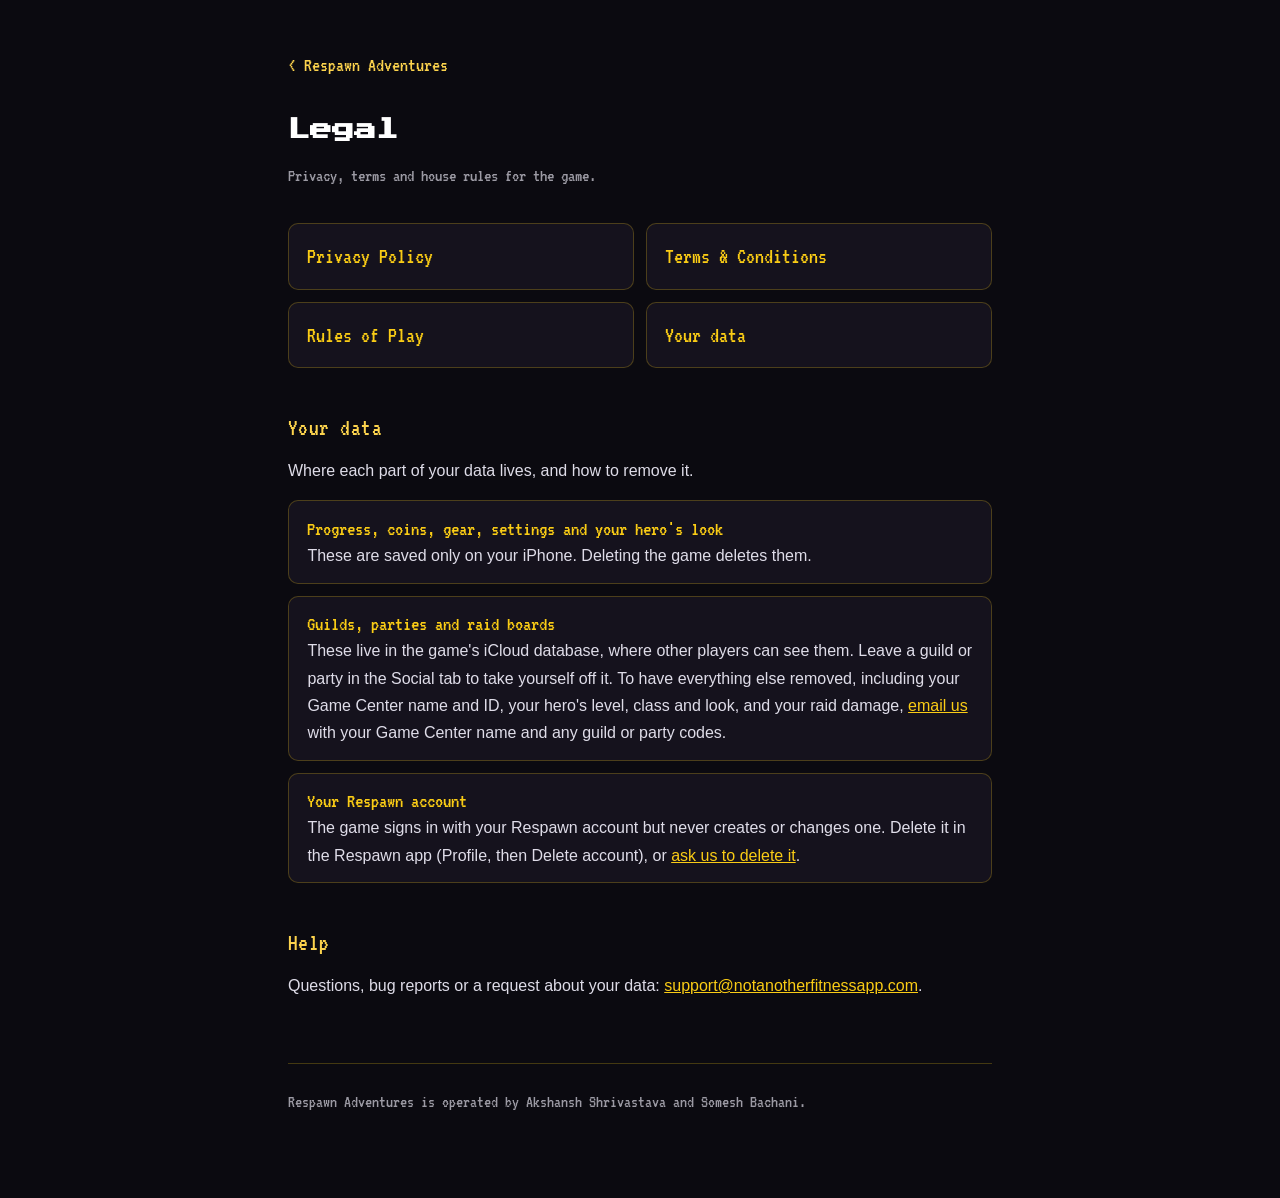
<file: adventures/legal/index.html>
<!DOCTYPE html>
<html lang="en">
<head>
<meta charset="utf-8" />
<meta name="viewport" content="width=device-width, initial-scale=1" />
<title>Respawn Adventures legal</title>
<meta name="description" content="Privacy Policy, Terms and Conditions, and Rules of Play for Respawn Adventures, and how to remove your data." />
<link rel="canonical" href="https://notanotherfitnessapp.com/adventures/legal/" />
<meta name="theme-color" content="#0b0a10" />
<link rel="icon" type="image/png" href="/adventures/assets/favicon-32.png" />
<link rel="preconnect" href="https://fonts.googleapis.com" />
<link rel="preconnect" href="https://fonts.gstatic.com" crossorigin />
<link href="https://fonts.googleapis.com/css2?family=Press+Start+2P&family=VT323&display=swap" rel="stylesheet" />
<link rel="stylesheet" href="/adventures/legal/legal.css" />
</head>
<body>
<main>
  <a class="back" href="/adventures/">&lt; Respawn Adventures</a>
  <h1>Legal</h1>
  <p class="updated">Privacy, terms and house rules for the game.</p>
  <ul class="docs">
    <li><a href="./privacy.html">Privacy Policy</a></li>
    <li><a href="./terms.html">Terms &amp; Conditions</a></li>
    <li><a href="./rules.html">Rules of Play</a></li>
    <li><a href="#your-data">Your data</a></li>
  </ul>

  <h2 id="your-data">Your data</h2>
  <p>Where each part of your data lives, and how to remove it.</p>
  <ul class="where">
    <li>
      <b>Progress, coins, gear, settings and your hero's look</b>
      These are saved only on your iPhone. Deleting the game deletes them.
    </li>
    <li>
      <b>Guilds, parties and raid boards</b>
      These live in the game's iCloud database, where other players can see them. Leave a guild or party in the Social tab to take yourself off it. To have everything else removed, including your Game Center name and ID, your hero's level, class and look, and your raid damage, <a href="mailto:support@notanotherfitnessapp.com?subject=Respawn%20Adventures%20data%20deletion&amp;body=Game%20Center%20name%3A%20%0AGuild%20or%20party%20codes%20(if%20any)%3A%20%0A">email us</a> with your Game Center name and any guild or party codes.
    </li>
    <li>
      <b>Your Respawn account</b>
      The game signs in with your Respawn account but never creates or changes one. Delete it in the Respawn app (Profile, then Delete account), or <a href="/respawn/delete-account/">ask us to delete it</a>.
    </li>
  </ul>

  <h2>Help</h2>
  <p>Questions, bug reports or a request about your data: <a href="mailto:support@notanotherfitnessapp.com">support@notanotherfitnessapp.com</a>.</p>

  <footer>Respawn Adventures is operated by Akshansh Shrivastava and Somesh Bachani.</footer>
</main>
</body>
</html>
</file>
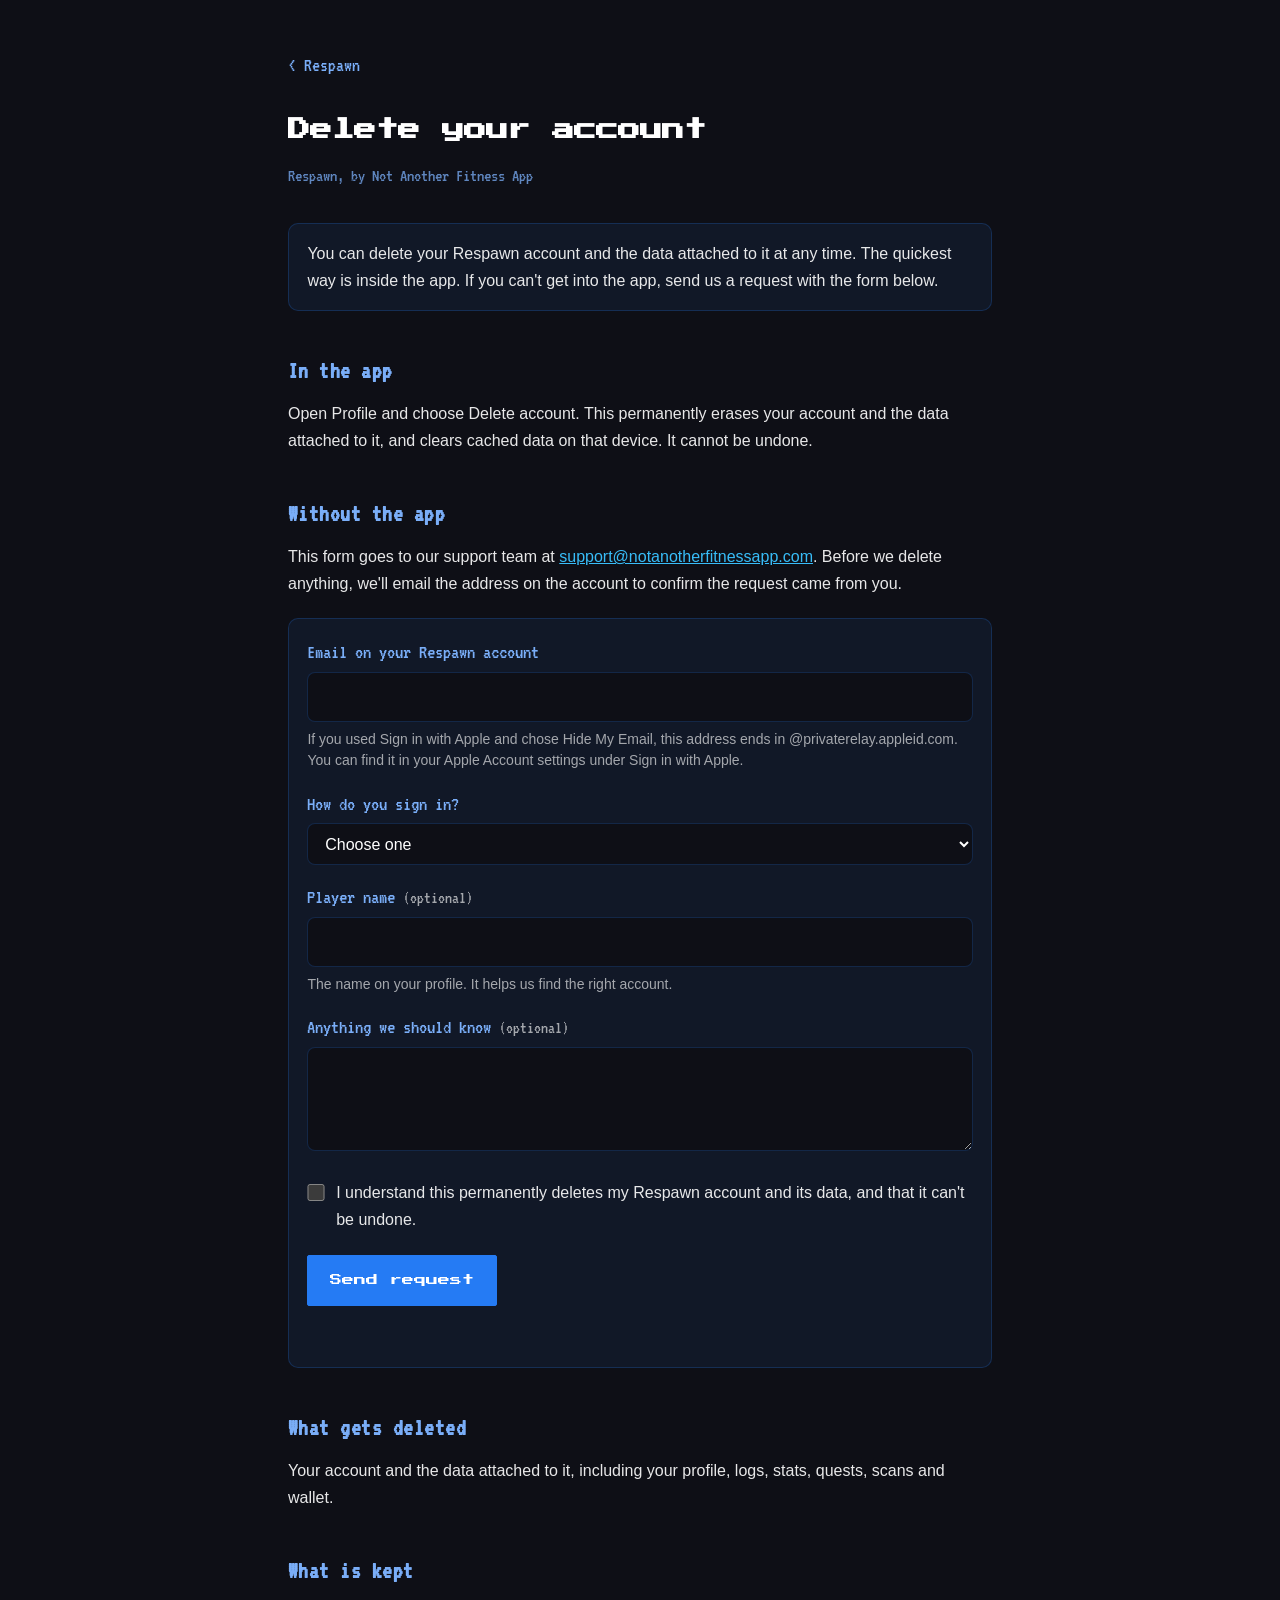
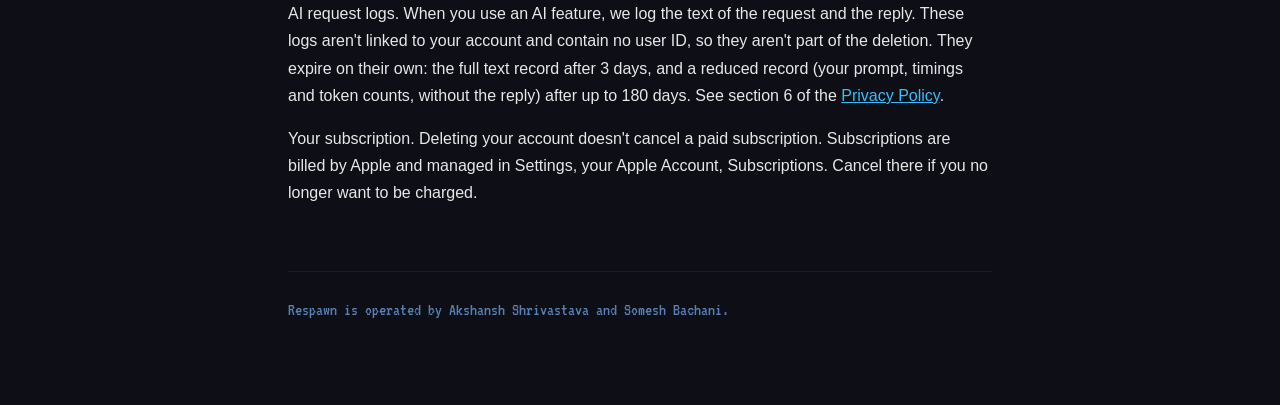
<file: respawn/delete-account/index.html>
<!DOCTYPE html>
<html lang="en">
<head>
<meta charset="utf-8" />
<meta name="viewport" content="width=device-width, initial-scale=1" />
<title>Delete your Respawn account</title>
<meta name="description" content="How to delete your Respawn account and its data, in the app or by sending a request to Not Another Fitness App." />
<link rel="canonical" href="https://notanotherfitnessapp.com/respawn/delete-account/" />
<link rel="icon" href="/respawn/favicon.png" />
<link rel="preconnect" href="https://fonts.googleapis.com" />
<link rel="preconnect" href="https://fonts.gstatic.com" crossorigin />
<link href="https://fonts.googleapis.com/css2?family=Press+Start+2P&family=VT323&display=swap" rel="stylesheet" />
<style>
  :root {
    --bg: #0e0f16; --surface: #111827; --text: rgba(255,255,255,0.90);
    --muted: rgba(255,255,255,0.62);
    --accent: #257bf4; --label: #7aaef8; --link: #38bdf8; --error: #f87171;
    --border-soft: rgba(37,123,244,0.22);
    --pixel: 'Press Start 2P', system-ui, sans-serif;
    --mono: 'VT323', ui-monospace, monospace;
    color-scheme: dark;
  }
  * { box-sizing: border-box; }
  body {
    margin: 0; padding: 3rem 1.25rem 5rem; background: var(--bg); color: var(--text);
    font: 16px/1.7 -apple-system, BlinkMacSystemFont, "Segoe UI", Roboto, sans-serif;
  }
  main { max-width: 44rem; margin: 0 auto; }
  a { color: var(--link); overflow-wrap: anywhere; }
  .back {
    font-family: var(--mono); font-size: 1.25rem; color: var(--label);
    text-decoration: none; display: inline-block; margin-bottom: 2rem;
  }
  .back:hover { color: var(--link); }
  h1 {
    font-family: var(--pixel); font-size: clamp(0.95rem, 3.4vw, 1.4rem);
    line-height: 1.5; color: #fff; margin: 0 0 0.75rem;
  }
  h2 {
    font-family: var(--mono); font-size: 1.5rem; letter-spacing: 0.02em;
    color: var(--label); margin: 2.5rem 0 0.5rem;
  }
  .updated {
    font-family: var(--mono); font-size: 1.15rem; color: var(--label);
    opacity: 0.75; margin: 0 0 2rem;
  }
  .intro {
    background: var(--surface); border: 1px solid var(--border-soft);
    border-radius: 10px; padding: 1rem 1.15rem;
  }
  p { margin: 0 0 1rem; }
  footer {
    margin-top: 4rem; padding-top: 1.5rem; border-top: 1px solid var(--border-soft);
    font-family: var(--mono); font-size: 1.1rem; color: var(--label); opacity: 0.7;
  }

  form {
    background: var(--surface); border: 1px solid var(--border-soft);
    border-radius: 10px; padding: 1.35rem 1.15rem 1.15rem; margin: 1.25rem 0 0;
  }
  .field { margin: 0 0 1.25rem; }
  label, .label {
    display: block; font-family: var(--mono); font-size: 1.3rem; line-height: 1.2;
    color: var(--label); margin: 0 0 0.4rem;
  }
  .optional { color: var(--muted); font-size: 1.1rem; }
  input[type="email"], input[type="text"], select, textarea {
    width: 100%; font: inherit; font-size: 16px; color: #fff;
    background: var(--bg); border: 1px solid var(--border-soft); border-radius: 8px;
    padding: 0.65rem 0.8rem;
  }
  textarea { min-height: 6.5rem; resize: vertical; }
  input:focus-visible, select:focus-visible, textarea:focus-visible {
    outline: 2px solid var(--accent); outline-offset: 1px; border-color: var(--accent);
  }
  .hint { font-size: 0.875rem; line-height: 1.55; color: var(--muted); margin: 0.45rem 0 0; }
  .confirm { display: flex; gap: 0.7rem; align-items: flex-start; margin: 0 0 1.35rem; }
  .confirm input { width: 1.1rem; height: 1.1rem; margin: 0.3rem 0 0; flex: none; accent-color: var(--accent); }
  .confirm label { font: inherit; color: var(--text); margin: 0; }
  .hp { display: none; }
  button {
    font-family: var(--pixel); font-size: 12px; line-height: 1.4; color: #fff;
    background: var(--accent); border: 1px solid var(--accent); border-radius: 2px;
    padding: 16px 22px; cursor: pointer;
    transition: transform 0.12s ease, box-shadow 0.2s ease;
  }
  button:hover { transform: translateY(-2px); box-shadow: 0 6px 24px rgba(59,130,246,0.45); }
  button:focus-visible { outline: 2px solid var(--link); outline-offset: 3px; }
  button:disabled { opacity: 0.55; cursor: default; transform: none; box-shadow: none; }
  .status { margin: 1rem 0 0; min-height: 1.7em; }
  .status.is-error { color: var(--error); }

  /* Shown after a send, by the script or by FormSubmit's redirect back to #sent. */
  .sent {
    background: var(--surface); border: 1px solid var(--accent);
    border-radius: 10px; padding: 1rem 1.15rem; margin: 1.25rem 0 0;
  }
  .sent:not(:target) { display: none; }
  .sent:target + form { display: none; }
  .sent:focus { outline: none; }
  .sent strong { display: block; font-family: var(--mono); font-size: 1.4rem; color: #fff; }

  @media (prefers-reduced-motion: reduce) {
    button, button:hover { transition: none; transform: none; }
  }
</style>
</head>
<body>
<main>
  <a class="back" href="/respawn/">&lt; Respawn</a>
  <h1>Delete your account</h1>
  <p class="updated">Respawn, by Not Another Fitness App</p>
  <p class="intro">You can delete your Respawn account and the data attached to it at any time. The quickest way is inside the app. If you can't get into the app, send us a request with the form below.</p>

  <h2>In the app</h2>
  <p>Open Profile and choose Delete account. This permanently erases your account and the data attached to it, and clears cached data on that device. It cannot be undone.</p>

  <h2>Without the app</h2>
  <p>This form goes to our support team at <a href="mailto:support@notanotherfitnessapp.com">support@notanotherfitnessapp.com</a>. Before we delete anything, we'll email the address on the account to confirm the request came from you.</p>

  <div class="sent" id="sent" tabindex="-1">
    <strong>Request sent</strong>
    We'll email the address on the account to confirm it's you before we delete anything. If you don't hear from us, write to <a href="mailto:support@notanotherfitnessapp.com">support@notanotherfitnessapp.com</a>.
  </div>
  <form id="deleteForm" action="https://formsubmit.co/support@notanotherfitnessapp.com" method="POST">
    <input type="hidden" name="_subject" value="Respawn account deletion request" />
    <input type="hidden" name="_template" value="table" />
    <input type="hidden" name="_next" value="https://notanotherfitnessapp.com/respawn/delete-account/#sent" />
    <input class="hp" type="text" name="_honey" tabindex="-1" autocomplete="off" aria-hidden="true" />

    <div class="field">
      <label for="email">Email on your Respawn account</label>
      <input id="email" type="email" name="email" autocomplete="email" required aria-describedby="emailHint" />
      <p class="hint" id="emailHint">If you used Sign in with Apple and chose Hide My Email, this address ends in @privaterelay.appleid.com. You can find it in your Apple Account settings under Sign in with Apple.</p>
    </div>

    <div class="field">
      <label for="method">How do you sign in?</label>
      <select id="method" name="Sign-in method" required>
        <option value="" selected disabled>Choose one</option>
        <option>Email and password</option>
        <option>Sign in with Apple</option>
        <option>Sign in with Google</option>
      </select>
    </div>

    <div class="field">
      <label for="player">Player name <span class="optional">(optional)</span></label>
      <input id="player" type="text" name="Player name" autocomplete="off" aria-describedby="playerHint" />
      <p class="hint" id="playerHint">The name on your profile. It helps us find the right account.</p>
    </div>

    <div class="field">
      <label for="details">Anything we should know <span class="optional">(optional)</span></label>
      <textarea id="details" name="Details"></textarea>
    </div>

    <div class="confirm">
      <input id="confirm" type="checkbox" name="Understands deletion is permanent" value="Yes" required />
      <label for="confirm">I understand this permanently deletes my Respawn account and its data, and that it can't be undone.</label>
    </div>

    <button type="submit">Send request</button>
    <p class="status" id="formStatus" role="status" aria-live="polite"></p>
  </form>

  <h2>What gets deleted</h2>
  <p>Your account and the data attached to it, including your profile, logs, stats, quests, scans and wallet.</p>

  <h2>What is kept</h2>
  <p>AI request logs. When you use an AI feature, we log the text of the request and the reply. These logs aren't linked to your account and contain no user ID, so they aren't part of the deletion. They expire on their own: the full text record after 3 days, and a reduced record (your prompt, timings and token counts, without the reply) after up to 180 days. See section 6 of the <a href="/respawn/legal/privacy.html">Privacy Policy</a>.</p>
  <p>Your subscription. Deleting your account doesn't cancel a paid subscription. Subscriptions are billed by Apple and managed in Settings, your Apple Account, Subscriptions. Cancel there if you no longer want to be charged.</p>

  <footer>Respawn is operated by Akshansh Shrivastava and Somesh Bachani.</footer>
</main>

<script>
  // Post through FormSubmit's AJAX endpoint so people stay on this page. Without
  // JavaScript the form still posts normally and FormSubmit redirects back to #sent.
  const form = document.getElementById('deleteForm');
  const status = document.getElementById('formStatus');
  const button = form.querySelector('button');

  form.addEventListener('submit', async (e) => {
    e.preventDefault();
    const data = Object.fromEntries(new FormData(form));
    button.disabled = true;
    status.classList.remove('is-error');
    status.textContent = 'Sending…';

    try {
      const res = await fetch(form.action.replace('formsubmit.co/', 'formsubmit.co/ajax/'), {
        method: 'POST',
        headers: { 'Content-Type': 'application/json', Accept: 'application/json' },
        body: JSON.stringify(data),
      });
      const reply = await res.json();
      // FormSubmit reports success as the string "true".
      if (!res.ok || String(reply.success) !== 'true') throw new Error(reply.message);
      form.reset();
      status.textContent = '';
      location.hash = 'sent';
      document.getElementById('sent').focus();
    } catch (err) {
      // Fall back to the person's own mail app, with what they typed already filled in.
      const body = [
        'Email on the account: ' + data.email,
        'Sign-in method: ' + data['Sign-in method'],
        'Player name: ' + (data['Player name'] || ''),
        '',
        data.Details || '',
      ].join('\n');
      const mail = document.createElement('a');
      mail.href = 'mailto:support@notanotherfitnessapp.com'
        + '?subject=' + encodeURIComponent('Respawn account deletion request')
        + '&body=' + encodeURIComponent(body);
      mail.textContent = 'email it to us instead';
      status.classList.add('is-error');
      status.replaceChildren("That didn't send. Please ", mail, '.');
    } finally {
      button.disabled = false;
    }
  });
</script>
</body>
</html>
</file>
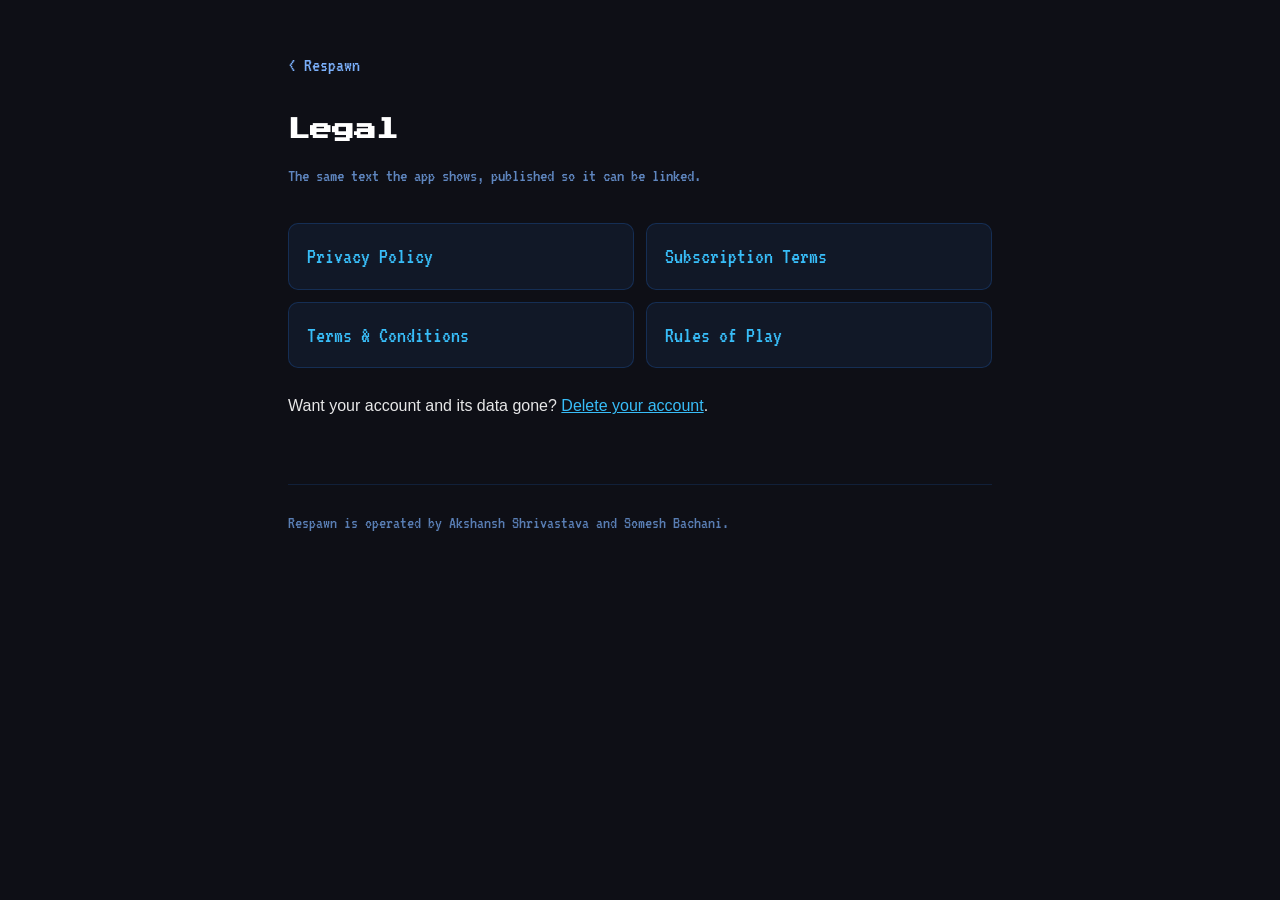
<file: respawn/legal/index.html>
<!DOCTYPE html>
<html lang="en">
<head>
<meta charset="utf-8" />
<meta name="viewport" content="width=device-width, initial-scale=1" />
<title>Respawn legal</title>
<meta name="description" content="Privacy Policy, Subscription Terms, Terms and Conditions, and Rules of Play for Respawn." />
<link rel="icon" href="/respawn/favicon.png" />
<link rel="preconnect" href="https://fonts.googleapis.com" />
<link rel="preconnect" href="https://fonts.gstatic.com" crossorigin />
<link href="https://fonts.googleapis.com/css2?family=Press+Start+2P&family=VT323&display=swap" rel="stylesheet" />
<style>
  :root {
    --bg: #0e0f16; --surface: #111827; --text: rgba(255,255,255,0.90);
    --accent: #257bf4; --label: #7aaef8; --link: #38bdf8;
    --border-soft: rgba(37,123,244,0.22);
    --pixel: 'Press Start 2P', system-ui, sans-serif;
    --mono: 'VT323', ui-monospace, monospace;
  }
  * { box-sizing: border-box; }
  body {
    margin: 0; padding: 3rem 1.25rem 5rem; background: var(--bg); color: var(--text);
    font: 16px/1.7 -apple-system, BlinkMacSystemFont, "Segoe UI", Roboto, sans-serif;
  }
  main { max-width: 44rem; margin: 0 auto; }
  a { color: var(--link); }
  .back {
    font-family: var(--mono); font-size: 1.25rem; color: var(--label);
    text-decoration: none; display: inline-block; margin-bottom: 2rem;
  }
  .back:hover { color: var(--link); }
  h1 {
    font-family: var(--pixel); font-size: clamp(0.95rem, 3.4vw, 1.4rem);
    line-height: 1.5; color: #fff; margin: 0 0 0.75rem;
  }
  h2 {
    font-family: var(--mono); font-size: 1.5rem; letter-spacing: 0.02em;
    color: var(--label); margin: 2.5rem 0 0.5rem;
  }
  .updated {
    font-family: var(--mono); font-size: 1.15rem; color: var(--label);
    opacity: 0.75; margin: 0 0 2rem;
  }
  .intro {
    background: var(--surface); border: 1px solid var(--border-soft);
    border-radius: 10px; padding: 1rem 1.15rem;
  }
  p { margin: 0 0 1rem; }
  footer {
    margin-top: 4rem; padding-top: 1.5rem; border-top: 1px solid var(--border-soft);
    font-family: var(--mono); font-size: 1.1rem; color: var(--label); opacity: 0.7;
  }

  ul {
    list-style: none; padding: 0; margin: 2rem 0 0;
    display: grid; grid-template-columns: 1fr 1fr; gap: 0.75rem;
  }
  li { margin: 0; }
  li a {
    display: flex; align-items: center; min-height: 100%;
    background: var(--surface); border: 1px solid var(--border-soft);
    border-radius: 10px; padding: 1.15rem 1.15rem; text-decoration: none;
    font-family: var(--mono); font-size: 1.4rem; line-height: 1.25; color: var(--link);
    transition: border-color 0.2s ease, background 0.2s ease;
  }
  li a:hover { border-color: var(--accent); background: #16213a; }
  .aside { margin: 1.5rem 0 0; }
  @media (max-width: 30rem) {
    ul { grid-template-columns: 1fr; }
  }
</style>
</head>
<body>
<main>
  <a class="back" href="/respawn/">&lt; Respawn</a>
  <h1>Legal</h1>
  <p class="updated">The same text the app shows, published so it can be linked.</p>
  <ul>
    <li><a href="./privacy.html">Privacy Policy</a></li>
    <li><a href="./subscription.html">Subscription Terms</a></li>
    <li><a href="./terms.html">Terms &amp; Conditions</a></li>
    <li><a href="./rules.html">Rules of Play</a></li>
  </ul>
  <p class="aside">Want your account and its data gone? <a href="/respawn/delete-account/">Delete your account</a>.</p>
  <footer>Respawn is operated by Akshansh Shrivastava and Somesh Bachani.</footer>
</main>
</body>
</html>
</file>
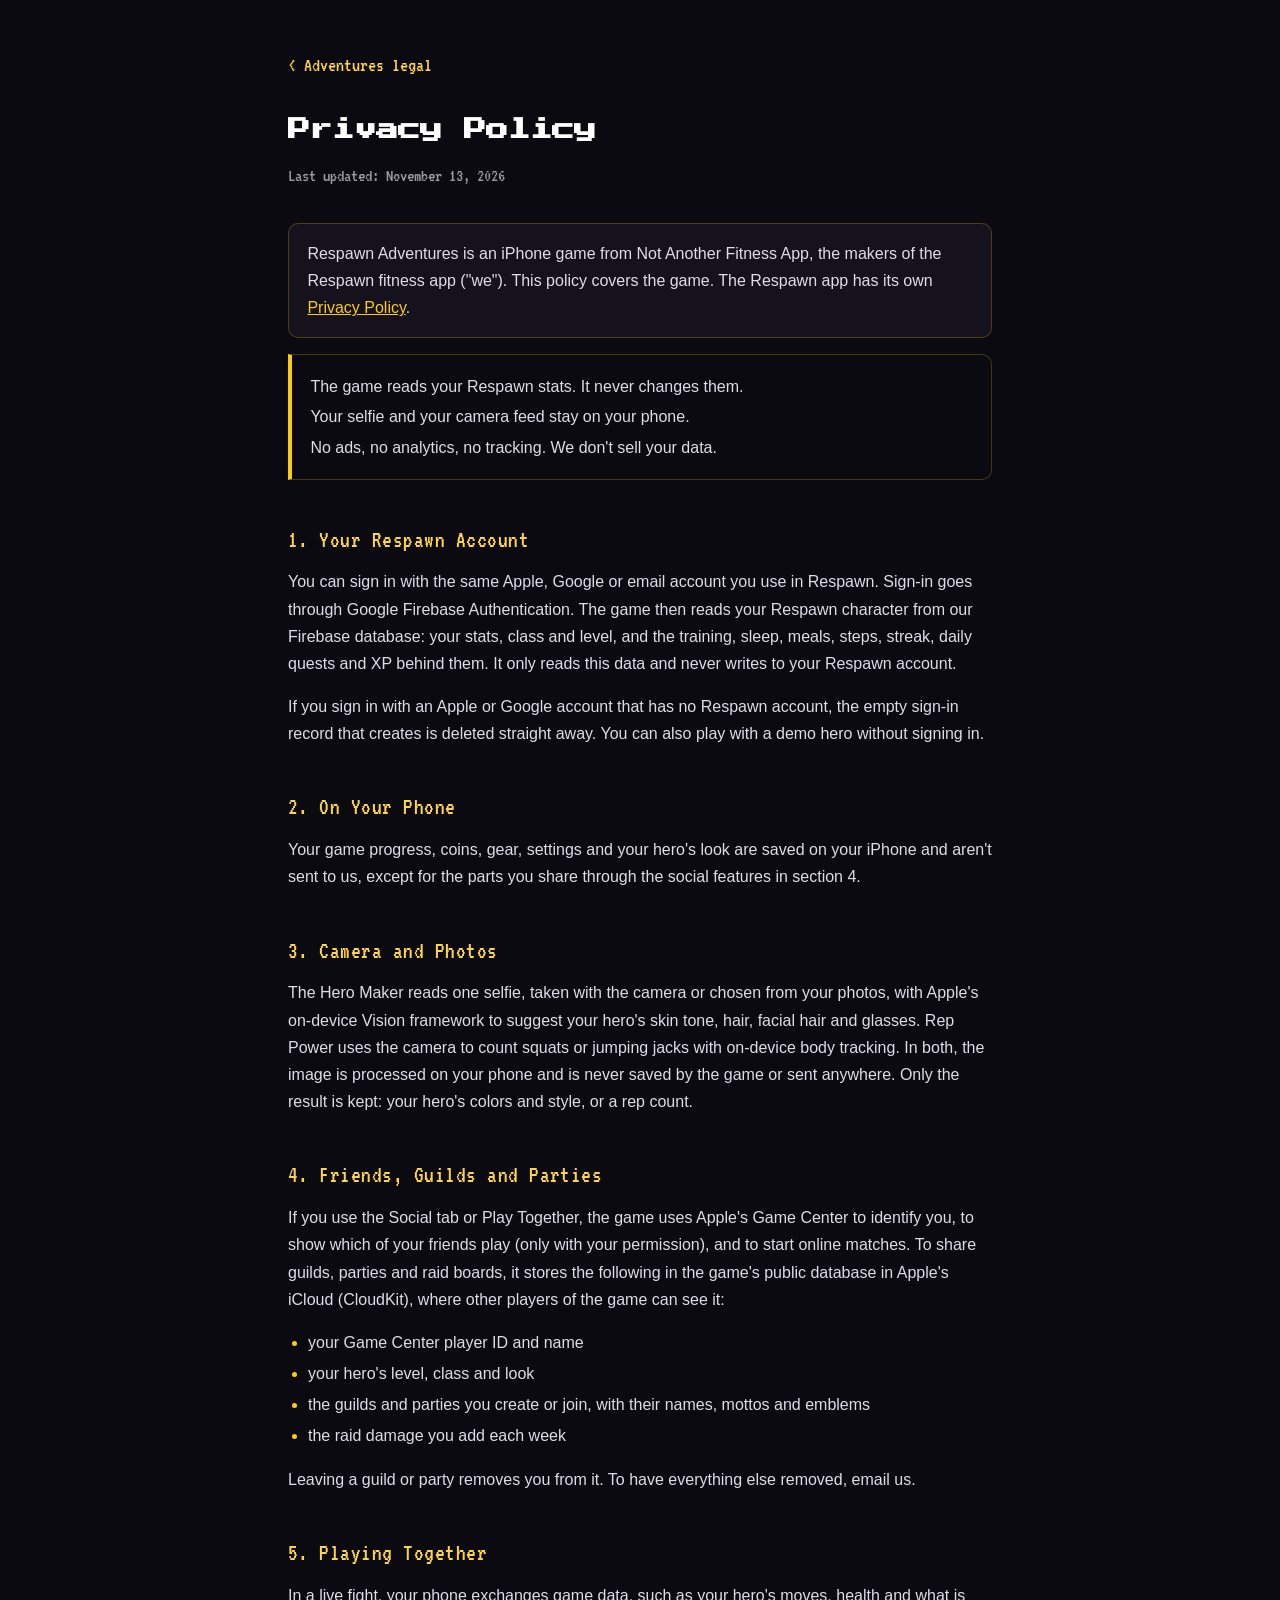
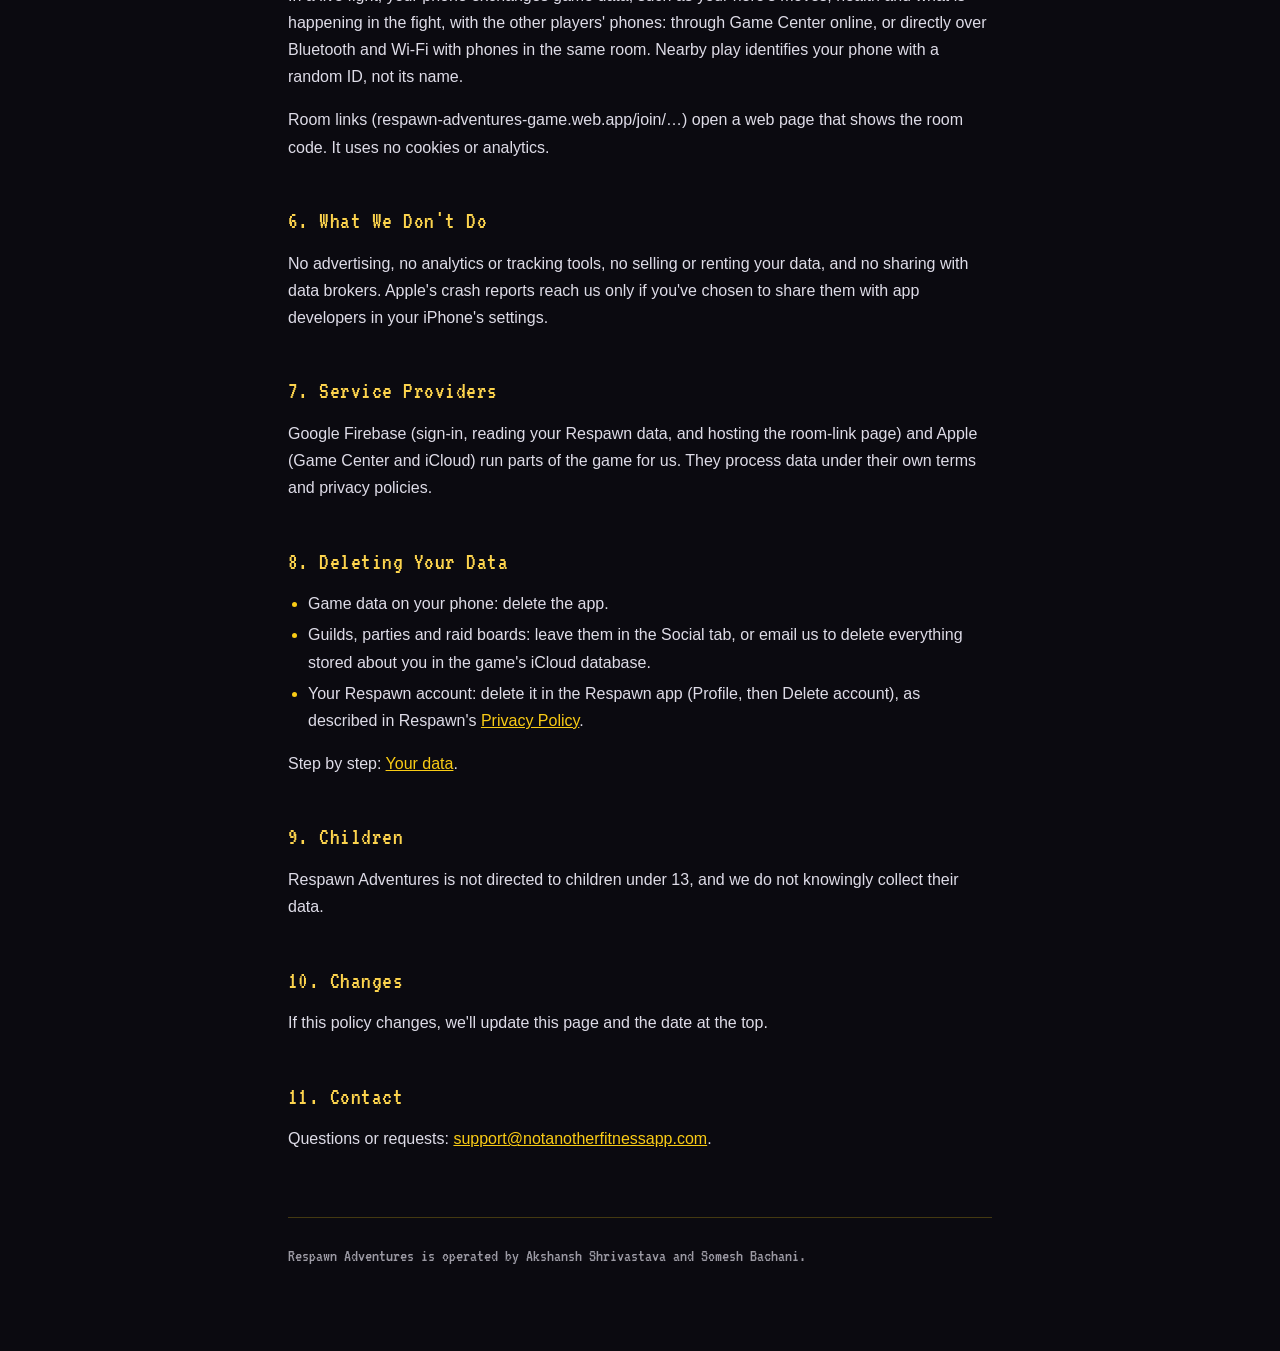
<file: adventures/legal/privacy.html>
<!DOCTYPE html>
<html lang="en">
<head>
<meta charset="utf-8" />
<meta name="viewport" content="width=device-width, initial-scale=1" />
<title>Respawn Adventures Privacy Policy</title>
<meta name="description" content="What Respawn Adventures reads, what stays on your phone, and what other players can see." />
<link rel="canonical" href="https://notanotherfitnessapp.com/adventures/legal/privacy.html" />
<meta name="theme-color" content="#0b0a10" />
<link rel="icon" type="image/png" href="/adventures/assets/favicon-32.png" />
<link rel="preconnect" href="https://fonts.googleapis.com" />
<link rel="preconnect" href="https://fonts.gstatic.com" crossorigin />
<link href="https://fonts.googleapis.com/css2?family=Press+Start+2P&family=VT323&display=swap" rel="stylesheet" />
<link rel="stylesheet" href="/adventures/legal/legal.css" />
</head>
<body>
<main>
  <a class="back" href="/adventures/legal/">&lt; Adventures legal</a>
  <h1>Privacy Policy</h1>
  <p class="updated">Last updated: November 13, 2026</p>
  <p class="intro">Respawn Adventures is an iPhone game from Not Another Fitness App, the makers of the Respawn fitness app ("we"). This policy covers the game. The Respawn app has its own <a href="/respawn/legal/privacy.html">Privacy Policy</a>.</p>
  <ul class="short">
    <li>The game reads your Respawn stats. It never changes them.</li>
    <li>Your selfie and your camera feed stay on your phone.</li>
    <li>No ads, no analytics, no tracking. We don't sell your data.</li>
  </ul>

  <h2>1. Your Respawn Account</h2>
  <p>You can sign in with the same Apple, Google or email account you use in Respawn. Sign-in goes through Google Firebase Authentication. The game then reads your Respawn character from our Firebase database: your stats, class and level, and the training, sleep, meals, steps, streak, daily quests and XP behind them. It only reads this data and never writes to your Respawn account.</p>
  <p>If you sign in with an Apple or Google account that has no Respawn account, the empty sign-in record that creates is deleted straight away. You can also play with a demo hero without signing in.</p>

  <h2>2. On Your Phone</h2>
  <p>Your game progress, coins, gear, settings and your hero's look are saved on your iPhone and aren't sent to us, except for the parts you share through the social features in section 4.</p>

  <h2>3. Camera and Photos</h2>
  <p>The Hero Maker reads one selfie, taken with the camera or chosen from your photos, with Apple's on-device Vision framework to suggest your hero's skin tone, hair, facial hair and glasses. Rep Power uses the camera to count squats or jumping jacks with on-device body tracking. In both, the image is processed on your phone and is never saved by the game or sent anywhere. Only the result is kept: your hero's colors and style, or a rep count.</p>

  <h2>4. Friends, Guilds and Parties</h2>
  <p>If you use the Social tab or Play Together, the game uses Apple's Game Center to identify you, to show which of your friends play (only with your permission), and to start online matches. To share guilds, parties and raid boards, it stores the following in the game's public database in Apple's iCloud (CloudKit), where other players of the game can see it:</p>
  <ul>
    <li>your Game Center player ID and name</li>
    <li>your hero's level, class and look</li>
    <li>the guilds and parties you create or join, with their names, mottos and emblems</li>
    <li>the raid damage you add each week</li>
  </ul>
  <p>Leaving a guild or party removes you from it. To have everything else removed, email us.</p>

  <h2>5. Playing Together</h2>
  <p>In a live fight, your phone exchanges game data, such as your hero's moves, health and what is happening in the fight, with the other players' phones: through Game Center online, or directly over Bluetooth and Wi-Fi with phones in the same room. Nearby play identifies your phone with a random ID, not its name.</p>
  <p>Room links (respawn-adventures-game.web.app/join/…) open a web page that shows the room code. It uses no cookies or analytics.</p>

  <h2>6. What We Don't Do</h2>
  <p>No advertising, no analytics or tracking tools, no selling or renting your data, and no sharing with data brokers. Apple's crash reports reach us only if you've chosen to share them with app developers in your iPhone's settings.</p>

  <h2>7. Service Providers</h2>
  <p>Google Firebase (sign-in, reading your Respawn data, and hosting the room-link page) and Apple (Game Center and iCloud) run parts of the game for us. They process data under their own terms and privacy policies.</p>

  <h2>8. Deleting Your Data</h2>
  <ul>
    <li>Game data on your phone: delete the app.</li>
    <li>Guilds, parties and raid boards: leave them in the Social tab, or email us to delete everything stored about you in the game's iCloud database.</li>
    <li>Your Respawn account: delete it in the Respawn app (Profile, then Delete account), as described in Respawn's <a href="/respawn/legal/privacy.html">Privacy Policy</a>.</li>
  </ul>
  <p>Step by step: <a href="/adventures/legal/#your-data">Your data</a>.</p>

  <h2>9. Children</h2>
  <p>Respawn Adventures is not directed to children under 13, and we do not knowingly collect their data.</p>

  <h2>10. Changes</h2>
  <p>If this policy changes, we'll update this page and the date at the top.</p>

  <h2>11. Contact</h2>
  <p>Questions or requests: <a href="mailto:support@notanotherfitnessapp.com">support@notanotherfitnessapp.com</a>.</p>

  <footer>Respawn Adventures is operated by Akshansh Shrivastava and Somesh Bachani.</footer>
</main>
</body>
</html>
</file>
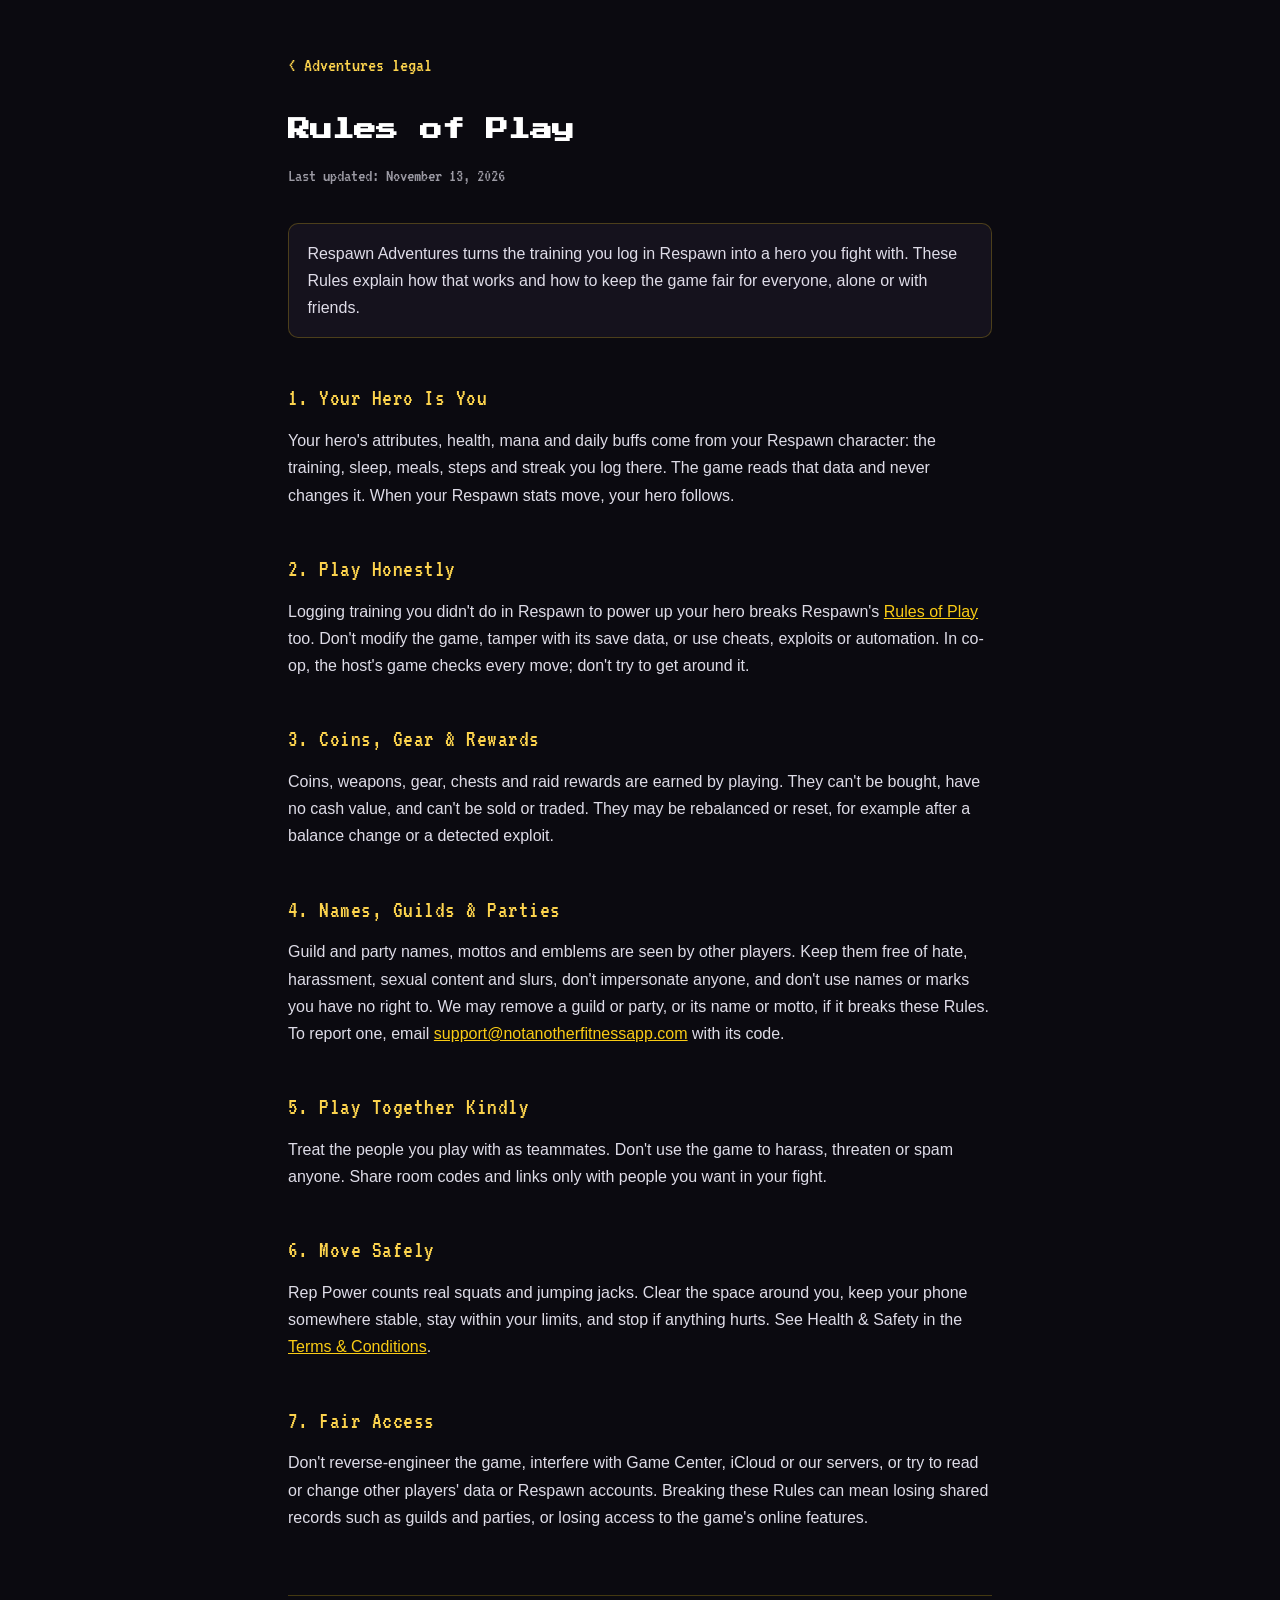
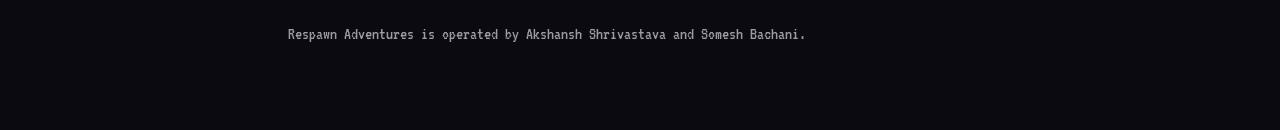
<file: adventures/legal/rules.html>
<!DOCTYPE html>
<html lang="en">
<head>
<meta charset="utf-8" />
<meta name="viewport" content="width=device-width, initial-scale=1" />
<title>Respawn Adventures Rules of Play</title>
<meta name="description" content="How Respawn Adventures uses your Respawn training, and how to keep the game fair for everyone." />
<link rel="canonical" href="https://notanotherfitnessapp.com/adventures/legal/rules.html" />
<meta name="theme-color" content="#0b0a10" />
<link rel="icon" type="image/png" href="/adventures/assets/favicon-32.png" />
<link rel="preconnect" href="https://fonts.googleapis.com" />
<link rel="preconnect" href="https://fonts.gstatic.com" crossorigin />
<link href="https://fonts.googleapis.com/css2?family=Press+Start+2P&family=VT323&display=swap" rel="stylesheet" />
<link rel="stylesheet" href="/adventures/legal/legal.css" />
</head>
<body>
<main>
  <a class="back" href="/adventures/legal/">&lt; Adventures legal</a>
  <h1>Rules of Play</h1>
  <p class="updated">Last updated: November 13, 2026</p>
  <p class="intro">Respawn Adventures turns the training you log in Respawn into a hero you fight with. These Rules explain how that works and how to keep the game fair for everyone, alone or with friends.</p>

  <h2>1. Your Hero Is You</h2>
  <p>Your hero's attributes, health, mana and daily buffs come from your Respawn character: the training, sleep, meals, steps and streak you log there. The game reads that data and never changes it. When your Respawn stats move, your hero follows.</p>

  <h2>2. Play Honestly</h2>
  <p>Logging training you didn't do in Respawn to power up your hero breaks Respawn's <a href="/respawn/legal/rules.html">Rules of Play</a> too. Don't modify the game, tamper with its save data, or use cheats, exploits or automation. In co-op, the host's game checks every move; don't try to get around it.</p>

  <h2>3. Coins, Gear &amp; Rewards</h2>
  <p>Coins, weapons, gear, chests and raid rewards are earned by playing. They can't be bought, have no cash value, and can't be sold or traded. They may be rebalanced or reset, for example after a balance change or a detected exploit.</p>

  <h2>4. Names, Guilds &amp; Parties</h2>
  <p>Guild and party names, mottos and emblems are seen by other players. Keep them free of hate, harassment, sexual content and slurs, don't impersonate anyone, and don't use names or marks you have no right to. We may remove a guild or party, or its name or motto, if it breaks these Rules. To report one, email <a href="mailto:support@notanotherfitnessapp.com">support@notanotherfitnessapp.com</a> with its code.</p>

  <h2>5. Play Together Kindly</h2>
  <p>Treat the people you play with as teammates. Don't use the game to harass, threaten or spam anyone. Share room codes and links only with people you want in your fight.</p>

  <h2>6. Move Safely</h2>
  <p>Rep Power counts real squats and jumping jacks. Clear the space around you, keep your phone somewhere stable, stay within your limits, and stop if anything hurts. See Health &amp; Safety in the <a href="/adventures/legal/terms.html">Terms &amp; Conditions</a>.</p>

  <h2>7. Fair Access</h2>
  <p>Don't reverse-engineer the game, interfere with Game Center, iCloud or our servers, or try to read or change other players' data or Respawn accounts. Breaking these Rules can mean losing shared records such as guilds and parties, or losing access to the game's online features.</p>

  <footer>Respawn Adventures is operated by Akshansh Shrivastava and Somesh Bachani.</footer>
</main>
</body>
</html>
</file>
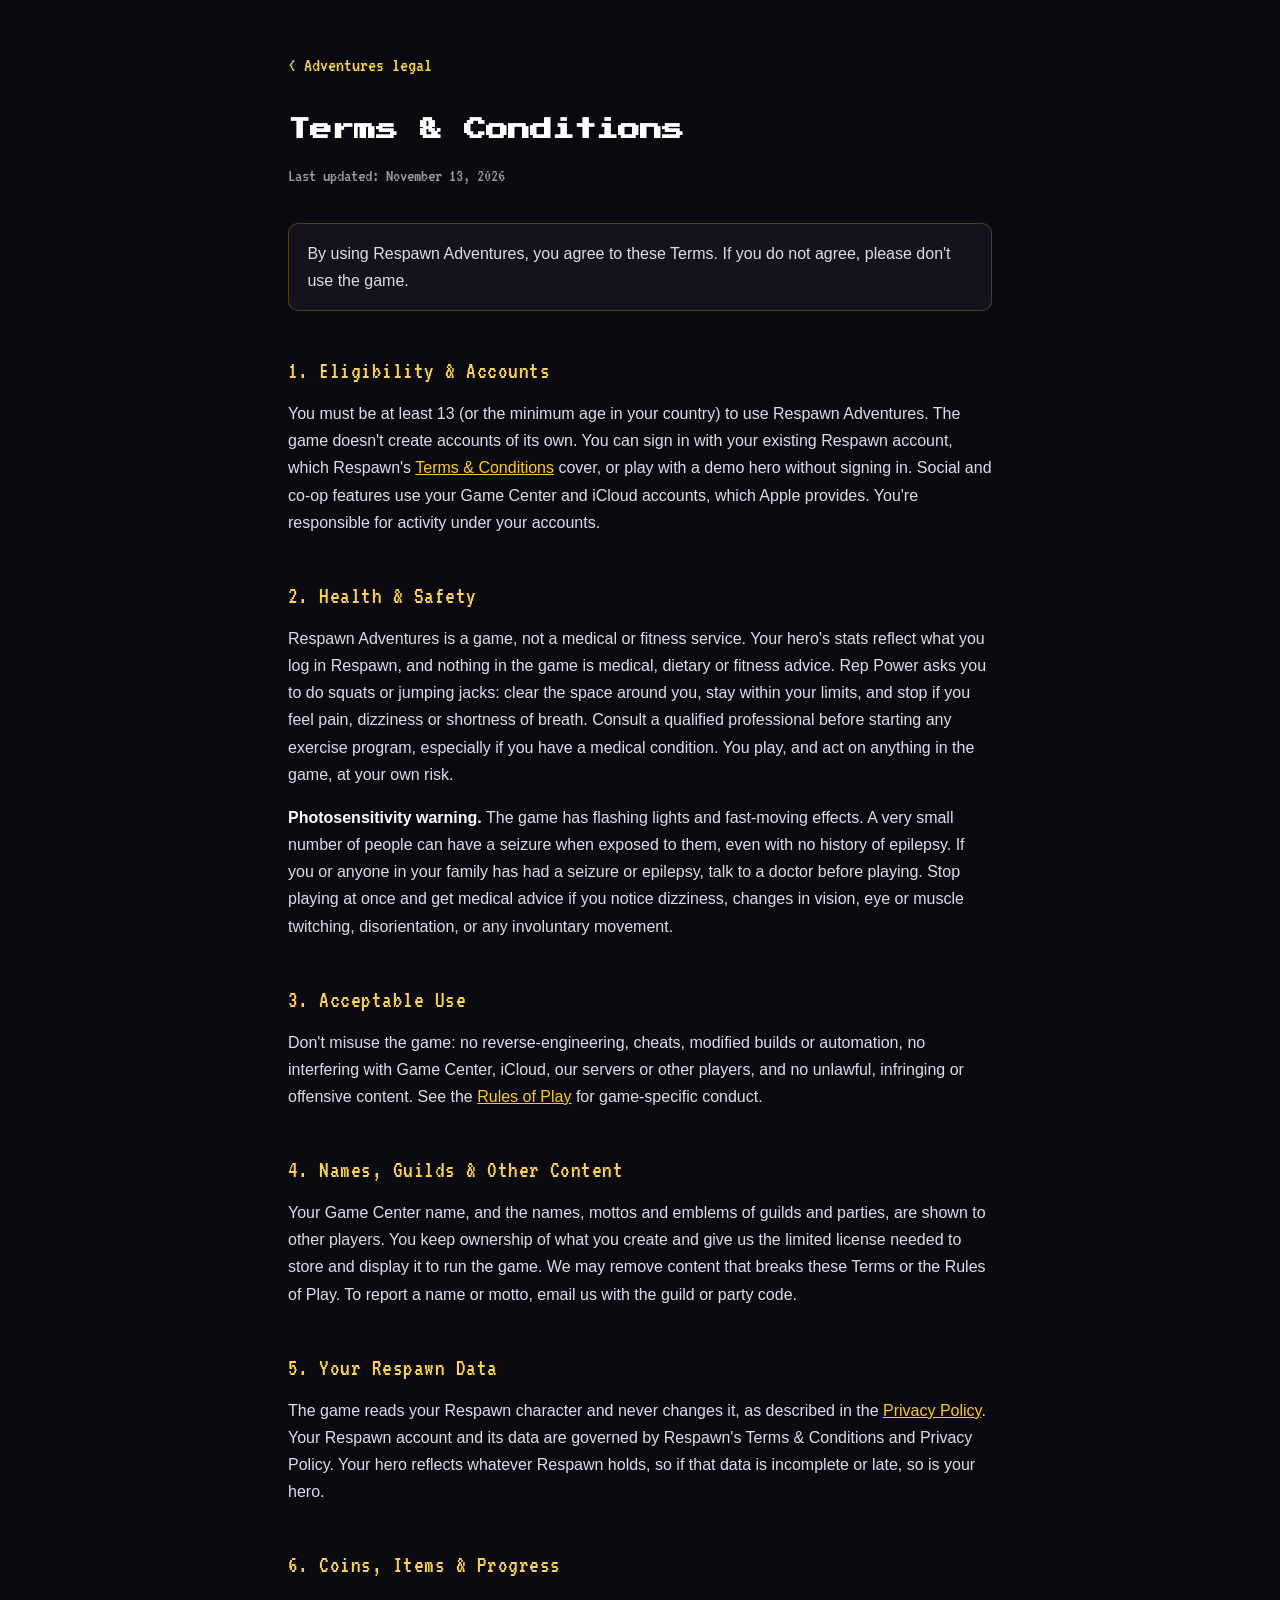
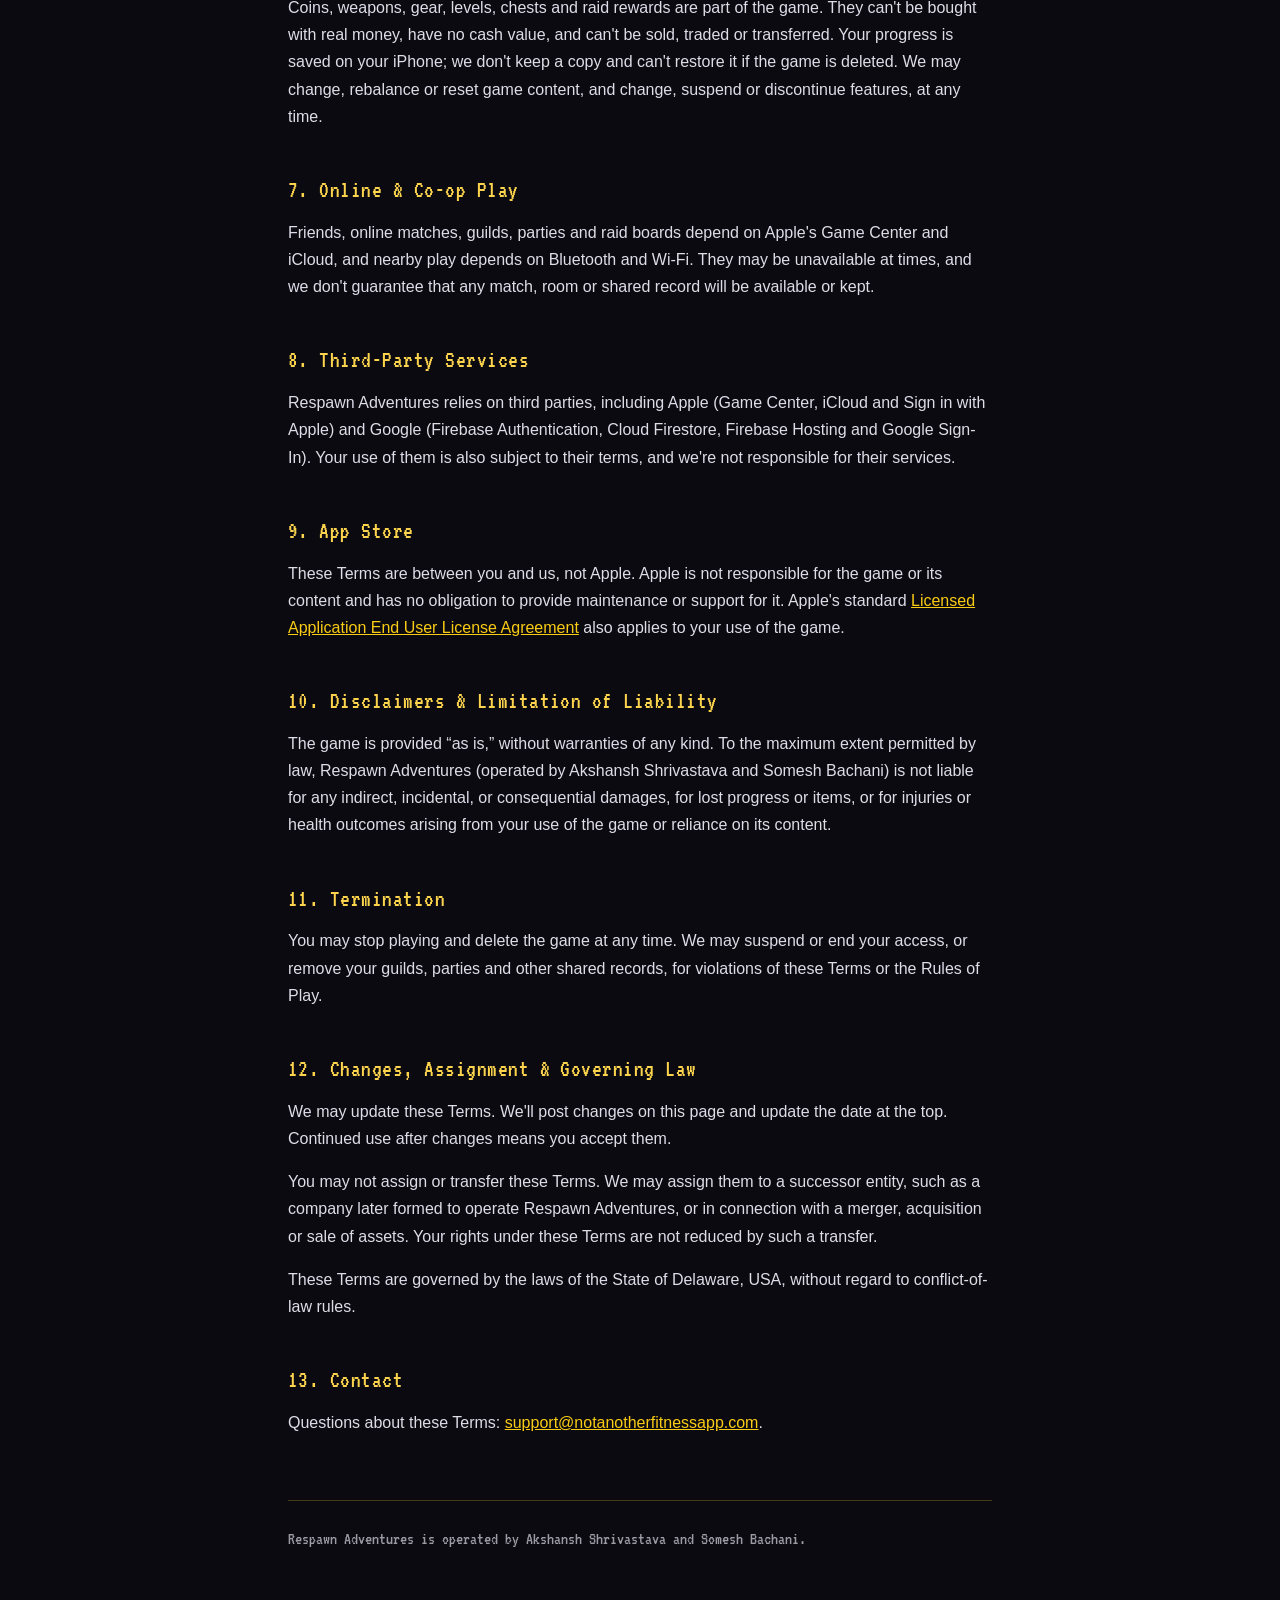
<file: adventures/legal/terms.html>
<!DOCTYPE html>
<html lang="en">
<head>
<meta charset="utf-8" />
<meta name="viewport" content="width=device-width, initial-scale=1" />
<title>Respawn Adventures Terms &amp; Conditions</title>
<meta name="description" content="Terms and Conditions for Respawn Adventures." />
<link rel="canonical" href="https://notanotherfitnessapp.com/adventures/legal/terms.html" />
<meta name="theme-color" content="#0b0a10" />
<link rel="icon" type="image/png" href="/adventures/assets/favicon-32.png" />
<link rel="preconnect" href="https://fonts.googleapis.com" />
<link rel="preconnect" href="https://fonts.gstatic.com" crossorigin />
<link href="https://fonts.googleapis.com/css2?family=Press+Start+2P&family=VT323&display=swap" rel="stylesheet" />
<link rel="stylesheet" href="/adventures/legal/legal.css" />
</head>
<body>
<main>
  <a class="back" href="/adventures/legal/">&lt; Adventures legal</a>
  <h1>Terms &amp; Conditions</h1>
  <p class="updated">Last updated: November 13, 2026</p>
  <p class="intro">By using Respawn Adventures, you agree to these Terms. If you do not agree, please don't use the game.</p>

  <h2>1. Eligibility &amp; Accounts</h2>
  <p>You must be at least 13 (or the minimum age in your country) to use Respawn Adventures. The game doesn't create accounts of its own. You can sign in with your existing Respawn account, which Respawn's <a href="/respawn/legal/terms.html">Terms &amp; Conditions</a> cover, or play with a demo hero without signing in. Social and co-op features use your Game Center and iCloud accounts, which Apple provides. You're responsible for activity under your accounts.</p>

  <h2>2. Health &amp; Safety</h2>
  <p>Respawn Adventures is a game, not a medical or fitness service. Your hero's stats reflect what you log in Respawn, and nothing in the game is medical, dietary or fitness advice. Rep Power asks you to do squats or jumping jacks: clear the space around you, stay within your limits, and stop if you feel pain, dizziness or shortness of breath. Consult a qualified professional before starting any exercise program, especially if you have a medical condition. You play, and act on anything in the game, at your own risk.</p>
  <p><b>Photosensitivity warning.</b> The game has flashing lights and fast-moving effects. A very small number of people can have a seizure when exposed to them, even with no history of epilepsy. If you or anyone in your family has had a seizure or epilepsy, talk to a doctor before playing. Stop playing at once and get medical advice if you notice dizziness, changes in vision, eye or muscle twitching, disorientation, or any involuntary movement.</p>

  <h2>3. Acceptable Use</h2>
  <p>Don't misuse the game: no reverse-engineering, cheats, modified builds or automation, no interfering with Game Center, iCloud, our servers or other players, and no unlawful, infringing or offensive content. See the <a href="/adventures/legal/rules.html">Rules of Play</a> for game-specific conduct.</p>

  <h2>4. Names, Guilds &amp; Other Content</h2>
  <p>Your Game Center name, and the names, mottos and emblems of guilds and parties, are shown to other players. You keep ownership of what you create and give us the limited license needed to store and display it to run the game. We may remove content that breaks these Terms or the Rules of Play. To report a name or motto, email us with the guild or party code.</p>

  <h2>5. Your Respawn Data</h2>
  <p>The game reads your Respawn character and never changes it, as described in the <a href="/adventures/legal/privacy.html">Privacy Policy</a>. Your Respawn account and its data are governed by Respawn's Terms &amp; Conditions and Privacy Policy. Your hero reflects whatever Respawn holds, so if that data is incomplete or late, so is your hero.</p>

  <h2>6. Coins, Items &amp; Progress</h2>
  <p>Coins, weapons, gear, levels, chests and raid rewards are part of the game. They can't be bought with real money, have no cash value, and can't be sold, traded or transferred. Your progress is saved on your iPhone; we don't keep a copy and can't restore it if the game is deleted. We may change, rebalance or reset game content, and change, suspend or discontinue features, at any time.</p>

  <h2>7. Online &amp; Co-op Play</h2>
  <p>Friends, online matches, guilds, parties and raid boards depend on Apple's Game Center and iCloud, and nearby play depends on Bluetooth and Wi-Fi. They may be unavailable at times, and we don't guarantee that any match, room or shared record will be available or kept.</p>

  <h2>8. Third-Party Services</h2>
  <p>Respawn Adventures relies on third parties, including Apple (Game Center, iCloud and Sign in with Apple) and Google (Firebase Authentication, Cloud Firestore, Firebase Hosting and Google Sign-In). Your use of them is also subject to their terms, and we're not responsible for their services.</p>

  <h2>9. App Store</h2>
  <p>These Terms are between you and us, not Apple. Apple is not responsible for the game or its content and has no obligation to provide maintenance or support for it. Apple's standard <a href="https://www.apple.com/legal/internet-services/itunes/dev/stdeula/">Licensed Application End User License Agreement</a> also applies to your use of the game.</p>

  <h2>10. Disclaimers &amp; Limitation of Liability</h2>
  <p>The game is provided “as is,” without warranties of any kind. To the maximum extent permitted by law, Respawn Adventures (operated by Akshansh Shrivastava and Somesh Bachani) is not liable for any indirect, incidental, or consequential damages, for lost progress or items, or for injuries or health outcomes arising from your use of the game or reliance on its content.</p>

  <h2>11. Termination</h2>
  <p>You may stop playing and delete the game at any time. We may suspend or end your access, or remove your guilds, parties and other shared records, for violations of these Terms or the Rules of Play.</p>

  <h2>12. Changes, Assignment &amp; Governing Law</h2>
  <p>We may update these Terms. We'll post changes on this page and update the date at the top. Continued use after changes means you accept them.</p>
  <p>You may not assign or transfer these Terms. We may assign them to a successor entity, such as a company later formed to operate Respawn Adventures, or in connection with a merger, acquisition or sale of assets. Your rights under these Terms are not reduced by such a transfer.</p>
  <p>These Terms are governed by the laws of the State of Delaware, USA, without regard to conflict-of-law rules.</p>

  <h2>13. Contact</h2>
  <p>Questions about these Terms: <a href="mailto:support@notanotherfitnessapp.com">support@notanotherfitnessapp.com</a>.</p>

  <footer>Respawn Adventures is operated by Akshansh Shrivastava and Somesh Bachani.</footer>
</main>
</body>
</html>
</file>
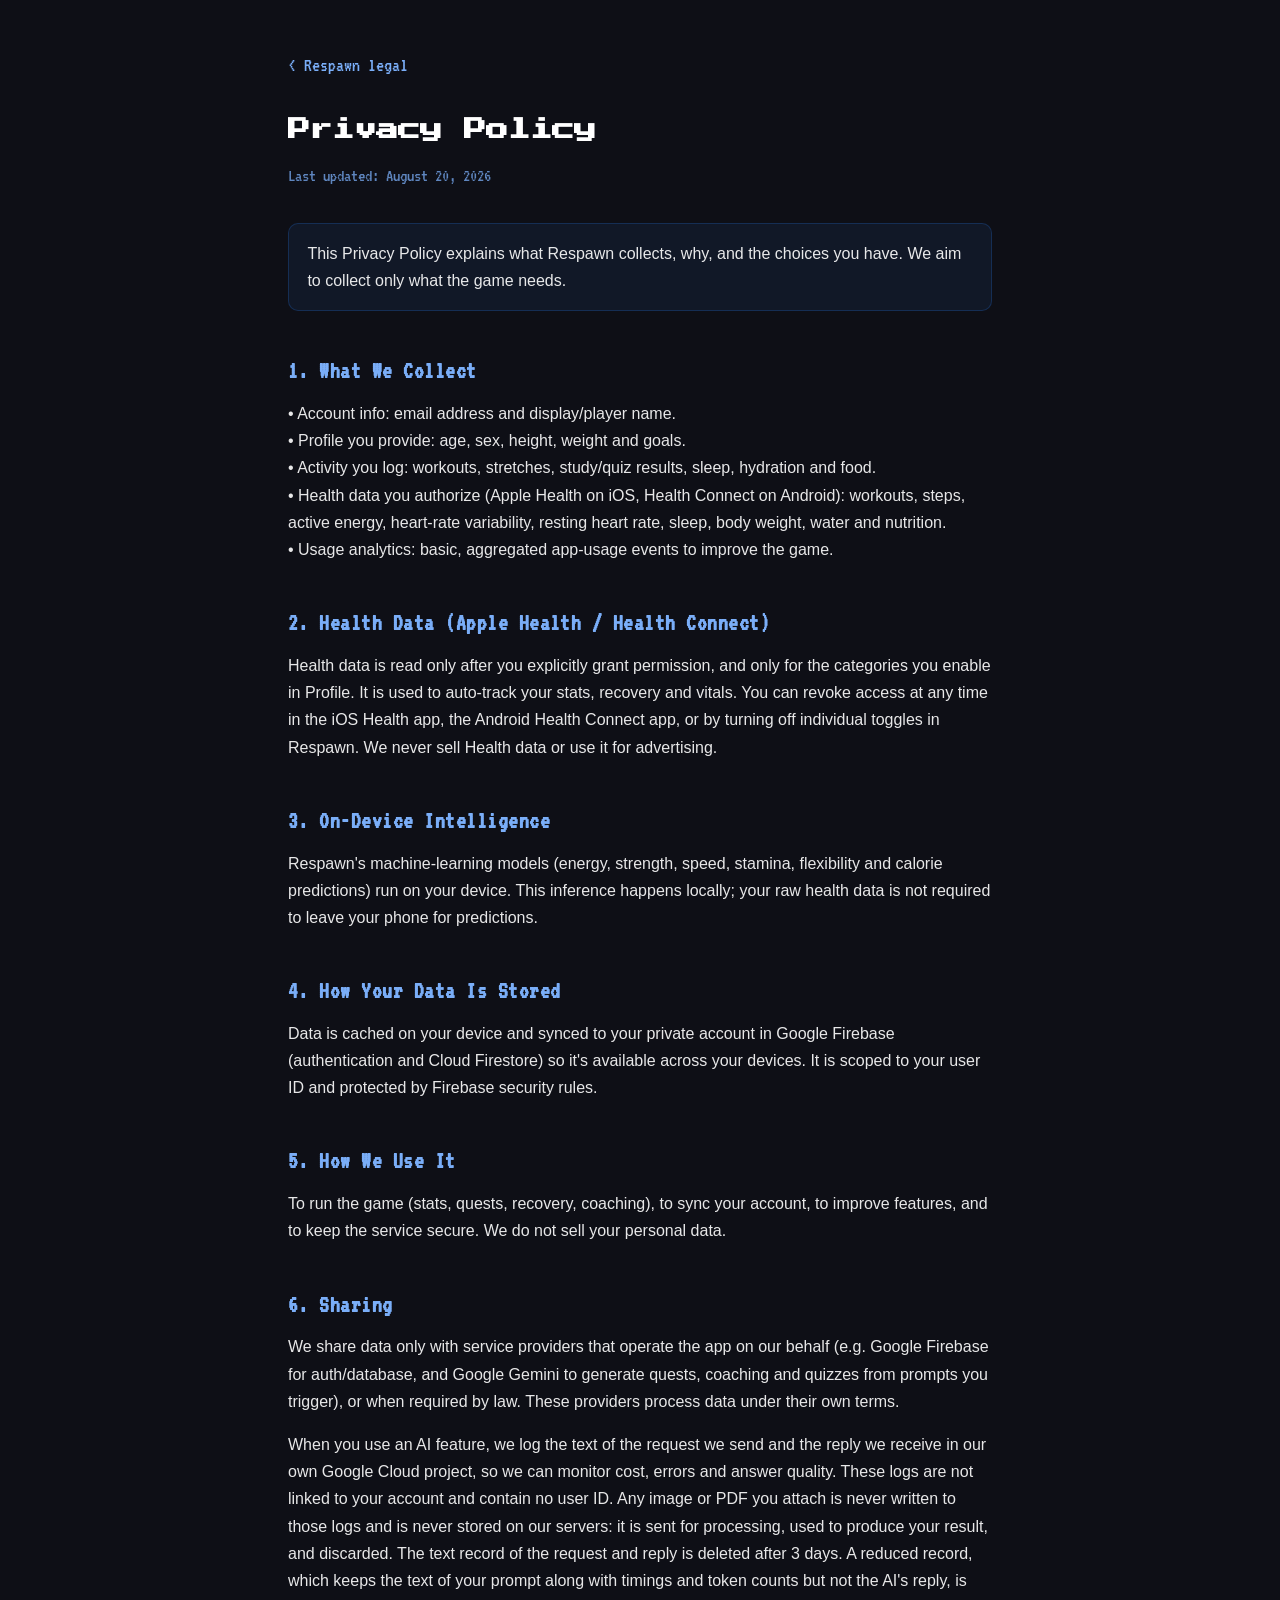
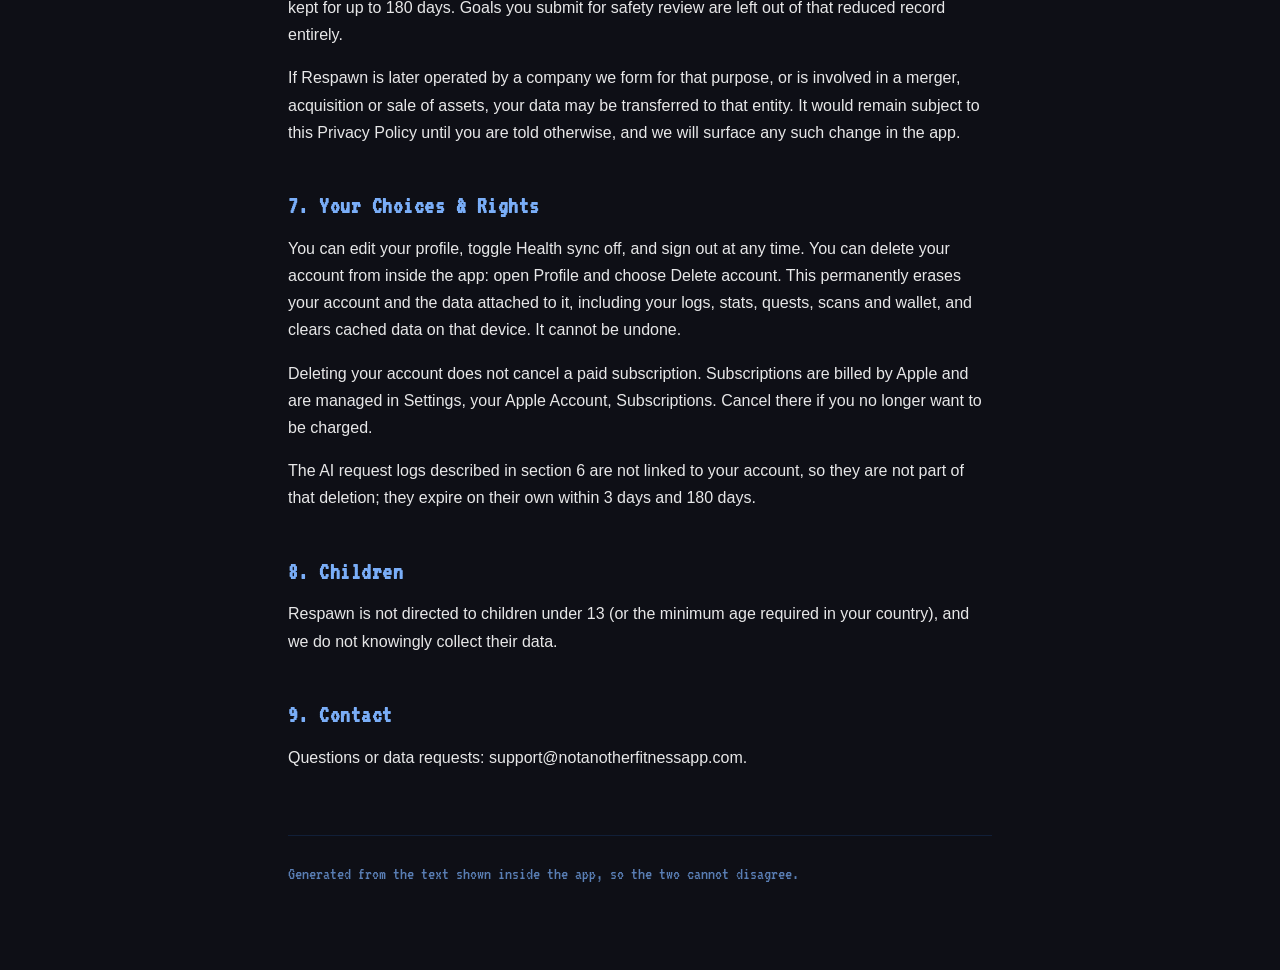
<file: respawn/legal/privacy.html>
<!DOCTYPE html>
<html lang="en">
<head>
<meta charset="utf-8" />
<meta name="viewport" content="width=device-width, initial-scale=1" />
<title>Respawn Privacy Policy</title>
<meta name="description" content="Privacy Policy for Respawn." />
<link rel="icon" href="/respawn/favicon.png" />
<link rel="preconnect" href="https://fonts.googleapis.com" />
<link rel="preconnect" href="https://fonts.gstatic.com" crossorigin />
<link href="https://fonts.googleapis.com/css2?family=Press+Start+2P&family=VT323&display=swap" rel="stylesheet" />
<style>
  :root {
    --bg: #0e0f16; --surface: #111827; --text: rgba(255,255,255,0.90);
    --accent: #257bf4; --label: #7aaef8; --link: #38bdf8;
    --border-soft: rgba(37,123,244,0.22);
    --pixel: 'Press Start 2P', system-ui, sans-serif;
    --mono: 'VT323', ui-monospace, monospace;
  }
  * { box-sizing: border-box; }
  body {
    margin: 0; padding: 3rem 1.25rem 5rem; background: var(--bg); color: var(--text);
    font: 16px/1.7 -apple-system, BlinkMacSystemFont, "Segoe UI", Roboto, sans-serif;
  }
  main { max-width: 44rem; margin: 0 auto; }
  a { color: var(--link); }
  .back {
    font-family: var(--mono); font-size: 1.25rem; color: var(--label);
    text-decoration: none; display: inline-block; margin-bottom: 2rem;
  }
  .back:hover { color: var(--link); }
  h1 {
    font-family: var(--pixel); font-size: clamp(0.95rem, 3.4vw, 1.4rem);
    line-height: 1.5; color: #fff; margin: 0 0 0.75rem;
  }
  h2 {
    font-family: var(--mono); font-size: 1.5rem; letter-spacing: 0.02em;
    color: var(--label); margin: 2.5rem 0 0.5rem;
  }
  .updated {
    font-family: var(--mono); font-size: 1.15rem; color: var(--label);
    opacity: 0.75; margin: 0 0 2rem;
  }
  .intro {
    background: var(--surface); border: 1px solid var(--border-soft);
    border-radius: 10px; padding: 1rem 1.15rem;
  }
  p { margin: 0 0 1rem; }
  footer {
    margin-top: 4rem; padding-top: 1.5rem; border-top: 1px solid var(--border-soft);
    font-family: var(--mono); font-size: 1.1rem; color: var(--label); opacity: 0.7;
  }
</style>
</head>
<body>
<main>
  <a class="back" href="/respawn/legal/">&lt; Respawn legal</a>
  <h1>Privacy Policy</h1>
  <p class="updated">Last updated: August 20, 2026</p>
  <p class="intro">This Privacy Policy explains what Respawn collects, why, and the choices you have. We aim to collect only what the game needs.</p>
  <h2>1. What We Collect</h2>
      <p>• Account info: email address and display/player name.<br />• Profile you provide: age, sex, height, weight and goals.<br />• Activity you log: workouts, stretches, study/quiz results, sleep, hydration and food.<br />• Health data you authorize (Apple Health on iOS, Health Connect on Android): workouts, steps, active energy, heart-rate variability, resting heart rate, sleep, body weight, water and nutrition.<br />• Usage analytics: basic, aggregated app-usage events to improve the game.</p>
  <h2>2. Health Data (Apple Health / Health Connect)</h2>
      <p>Health data is read only after you explicitly grant permission, and only for the categories you enable in Profile. It is used to auto-track your stats, recovery and vitals. You can revoke access at any time in the iOS Health app, the Android Health Connect app, or by turning off individual toggles in Respawn. We never sell Health data or use it for advertising.</p>
  <h2>3. On-Device Intelligence</h2>
      <p>Respawn's machine-learning models (energy, strength, speed, stamina, flexibility and calorie predictions) run on your device. This inference happens locally; your raw health data is not required to leave your phone for predictions.</p>
  <h2>4. How Your Data Is Stored</h2>
      <p>Data is cached on your device and synced to your private account in Google Firebase (authentication and Cloud Firestore) so it's available across your devices. It is scoped to your user ID and protected by Firebase security rules.</p>
  <h2>5. How We Use It</h2>
      <p>To run the game (stats, quests, recovery, coaching), to sync your account, to improve features, and to keep the service secure. We do not sell your personal data.</p>
  <h2>6. Sharing</h2>
      <p>We share data only with service providers that operate the app on our behalf (e.g. Google Firebase for auth/database, and Google Gemini to generate quests, coaching and quizzes from prompts you trigger), or when required by law. These providers process data under their own terms.</p>
      <p>When you use an AI feature, we log the text of the request we send and the reply we receive in our own Google Cloud project, so we can monitor cost, errors and answer quality. These logs are not linked to your account and contain no user ID. Any image or PDF you attach is never written to those logs and is never stored on our servers: it is sent for processing, used to produce your result, and discarded. The text record of the request and reply is deleted after 3 days. A reduced record, which keeps the text of your prompt along with timings and token counts but not the AI's reply, is kept for up to 180 days. Goals you submit for safety review are left out of that reduced record entirely.</p>
      <p>If Respawn is later operated by a company we form for that purpose, or is involved in a merger, acquisition or sale of assets, your data may be transferred to that entity. It would remain subject to this Privacy Policy until you are told otherwise, and we will surface any such change in the app.</p>
  <h2>7. Your Choices &amp; Rights</h2>
      <p>You can edit your profile, toggle Health sync off, and sign out at any time. You can delete your account from inside the app: open Profile and choose Delete account. This permanently erases your account and the data attached to it, including your logs, stats, quests, scans and wallet, and clears cached data on that device. It cannot be undone.</p>
      <p>Deleting your account does not cancel a paid subscription. Subscriptions are billed by Apple and are managed in Settings, your Apple Account, Subscriptions. Cancel there if you no longer want to be charged.</p>
      <p>The AI request logs described in section 6 are not linked to your account, so they are not part of that deletion; they expire on their own within 3 days and 180 days.</p>
  <h2>8. Children</h2>
      <p>Respawn is not directed to children under 13 (or the minimum age required in your country), and we do not knowingly collect their data.</p>
  <h2>9. Contact</h2>
      <p>Questions or data requests: support@notanotherfitnessapp.com.</p>
  <footer>Generated from the text shown inside the app, so the two cannot disagree.</footer>
</main>
</body>
</html>
</file>
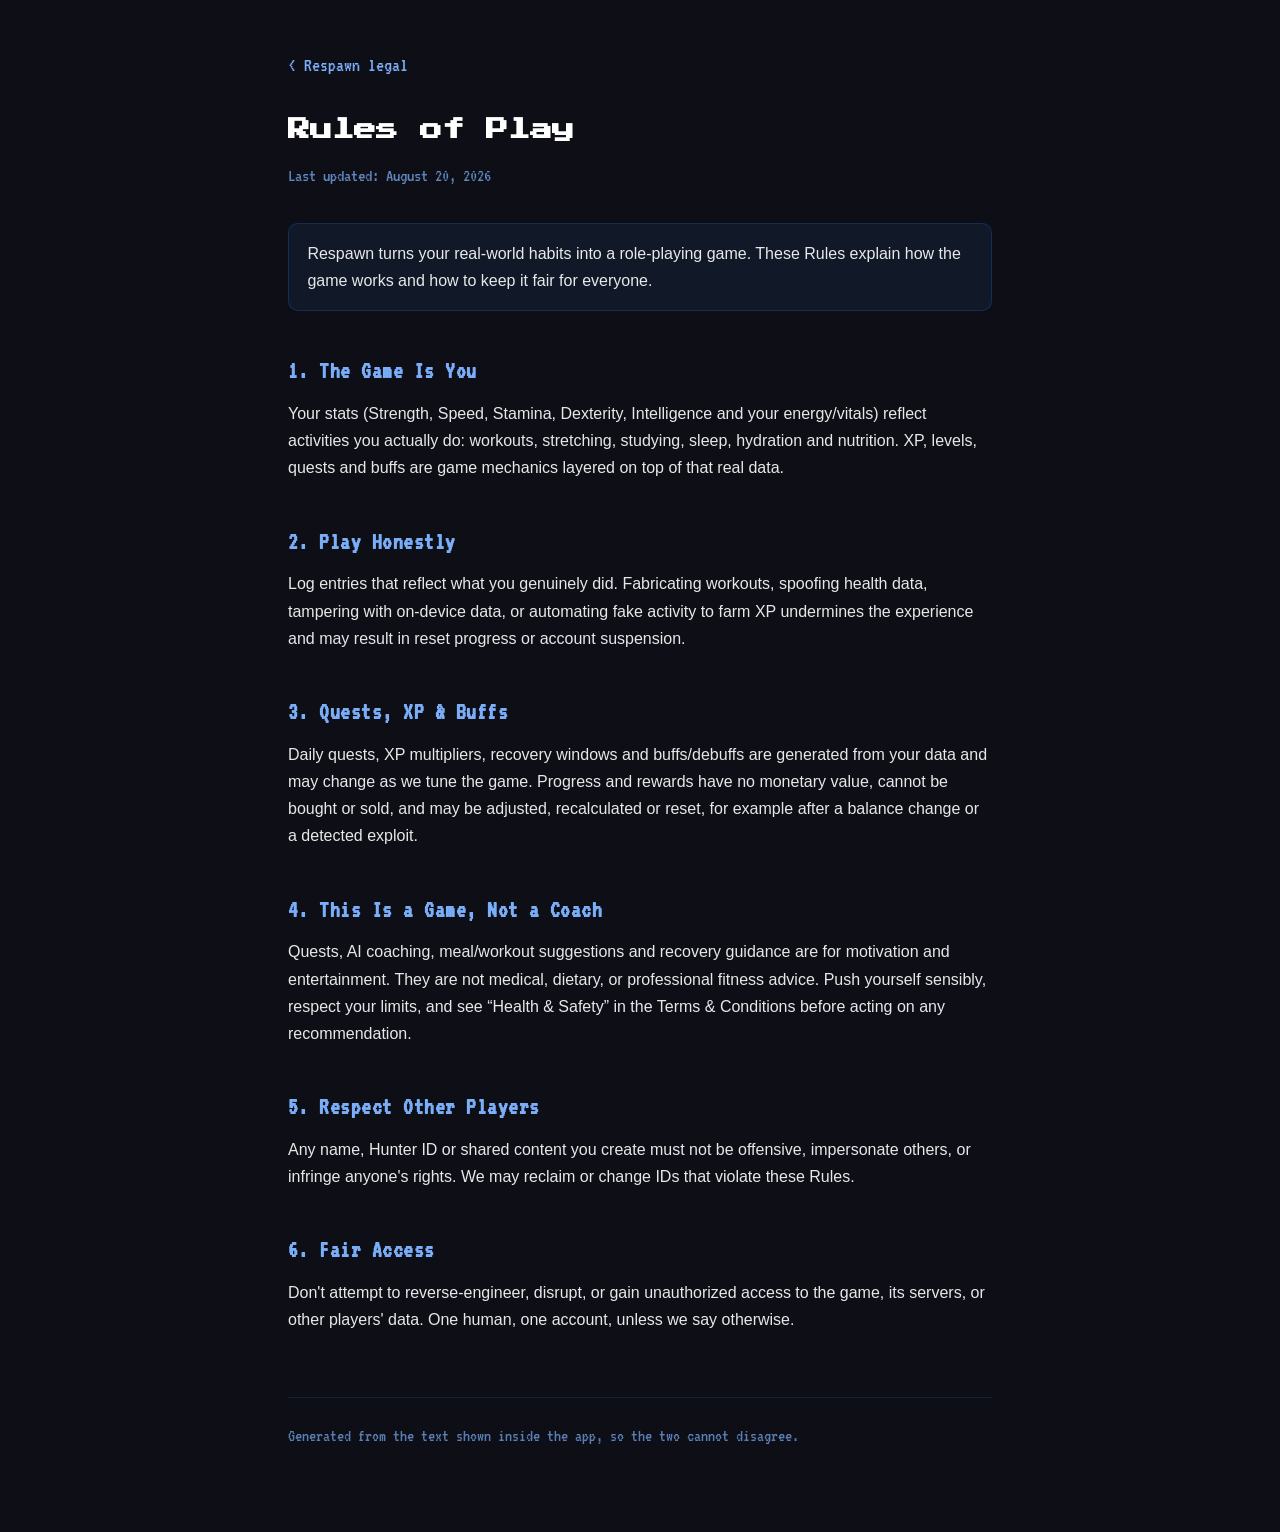
<file: respawn/legal/rules.html>
<!DOCTYPE html>
<html lang="en">
<head>
<meta charset="utf-8" />
<meta name="viewport" content="width=device-width, initial-scale=1" />
<title>Respawn Rules of Play</title>
<meta name="description" content="Rules of Play for Respawn." />
<link rel="icon" href="/respawn/favicon.png" />
<link rel="preconnect" href="https://fonts.googleapis.com" />
<link rel="preconnect" href="https://fonts.gstatic.com" crossorigin />
<link href="https://fonts.googleapis.com/css2?family=Press+Start+2P&family=VT323&display=swap" rel="stylesheet" />
<style>
  :root {
    --bg: #0e0f16; --surface: #111827; --text: rgba(255,255,255,0.90);
    --accent: #257bf4; --label: #7aaef8; --link: #38bdf8;
    --border-soft: rgba(37,123,244,0.22);
    --pixel: 'Press Start 2P', system-ui, sans-serif;
    --mono: 'VT323', ui-monospace, monospace;
  }
  * { box-sizing: border-box; }
  body {
    margin: 0; padding: 3rem 1.25rem 5rem; background: var(--bg); color: var(--text);
    font: 16px/1.7 -apple-system, BlinkMacSystemFont, "Segoe UI", Roboto, sans-serif;
  }
  main { max-width: 44rem; margin: 0 auto; }
  a { color: var(--link); }
  .back {
    font-family: var(--mono); font-size: 1.25rem; color: var(--label);
    text-decoration: none; display: inline-block; margin-bottom: 2rem;
  }
  .back:hover { color: var(--link); }
  h1 {
    font-family: var(--pixel); font-size: clamp(0.95rem, 3.4vw, 1.4rem);
    line-height: 1.5; color: #fff; margin: 0 0 0.75rem;
  }
  h2 {
    font-family: var(--mono); font-size: 1.5rem; letter-spacing: 0.02em;
    color: var(--label); margin: 2.5rem 0 0.5rem;
  }
  .updated {
    font-family: var(--mono); font-size: 1.15rem; color: var(--label);
    opacity: 0.75; margin: 0 0 2rem;
  }
  .intro {
    background: var(--surface); border: 1px solid var(--border-soft);
    border-radius: 10px; padding: 1rem 1.15rem;
  }
  p { margin: 0 0 1rem; }
  footer {
    margin-top: 4rem; padding-top: 1.5rem; border-top: 1px solid var(--border-soft);
    font-family: var(--mono); font-size: 1.1rem; color: var(--label); opacity: 0.7;
  }
</style>
</head>
<body>
<main>
  <a class="back" href="/respawn/legal/">&lt; Respawn legal</a>
  <h1>Rules of Play</h1>
  <p class="updated">Last updated: August 20, 2026</p>
  <p class="intro">Respawn turns your real-world habits into a role-playing game. These Rules explain how the game works and how to keep it fair for everyone.</p>
  <h2>1. The Game Is You</h2>
      <p>Your stats (Strength, Speed, Stamina, Dexterity, Intelligence and your energy/vitals) reflect activities you actually do: workouts, stretching, studying, sleep, hydration and nutrition. XP, levels, quests and buffs are game mechanics layered on top of that real data.</p>
  <h2>2. Play Honestly</h2>
      <p>Log entries that reflect what you genuinely did. Fabricating workouts, spoofing health data, tampering with on-device data, or automating fake activity to farm XP undermines the experience and may result in reset progress or account suspension.</p>
  <h2>3. Quests, XP &amp; Buffs</h2>
      <p>Daily quests, XP multipliers, recovery windows and buffs/debuffs are generated from your data and may change as we tune the game. Progress and rewards have no monetary value, cannot be bought or sold, and may be adjusted, recalculated or reset, for example after a balance change or a detected exploit.</p>
  <h2>4. This Is a Game, Not a Coach</h2>
      <p>Quests, AI coaching, meal/workout suggestions and recovery guidance are for motivation and entertainment. They are not medical, dietary, or professional fitness advice. Push yourself sensibly, respect your limits, and see “Health &amp; Safety” in the Terms &amp; Conditions before acting on any recommendation.</p>
  <h2>5. Respect Other Players</h2>
      <p>Any name, Hunter ID or shared content you create must not be offensive, impersonate others, or infringe anyone's rights. We may reclaim or change IDs that violate these Rules.</p>
  <h2>6. Fair Access</h2>
      <p>Don't attempt to reverse-engineer, disrupt, or gain unauthorized access to the game, its servers, or other players' data. One human, one account, unless we say otherwise.</p>
  <footer>Generated from the text shown inside the app, so the two cannot disagree.</footer>
</main>
</body>
</html>
</file>
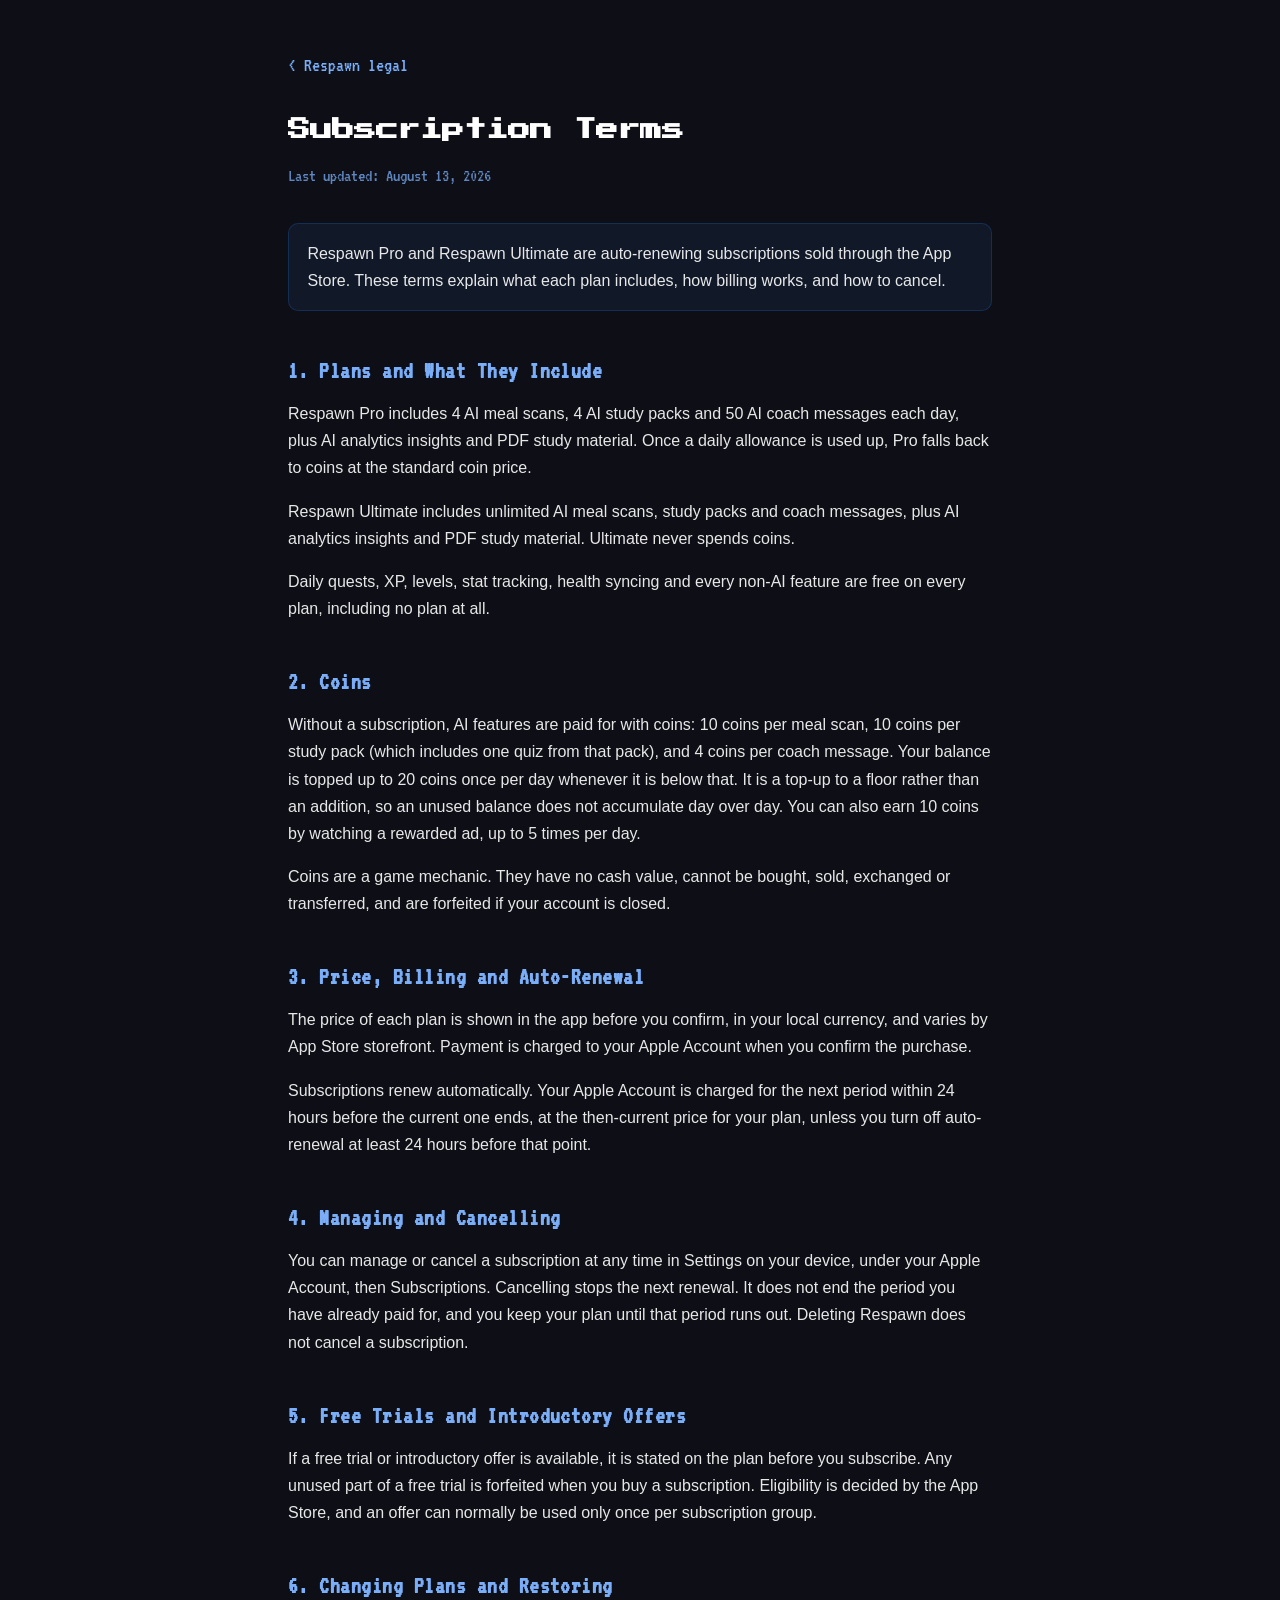
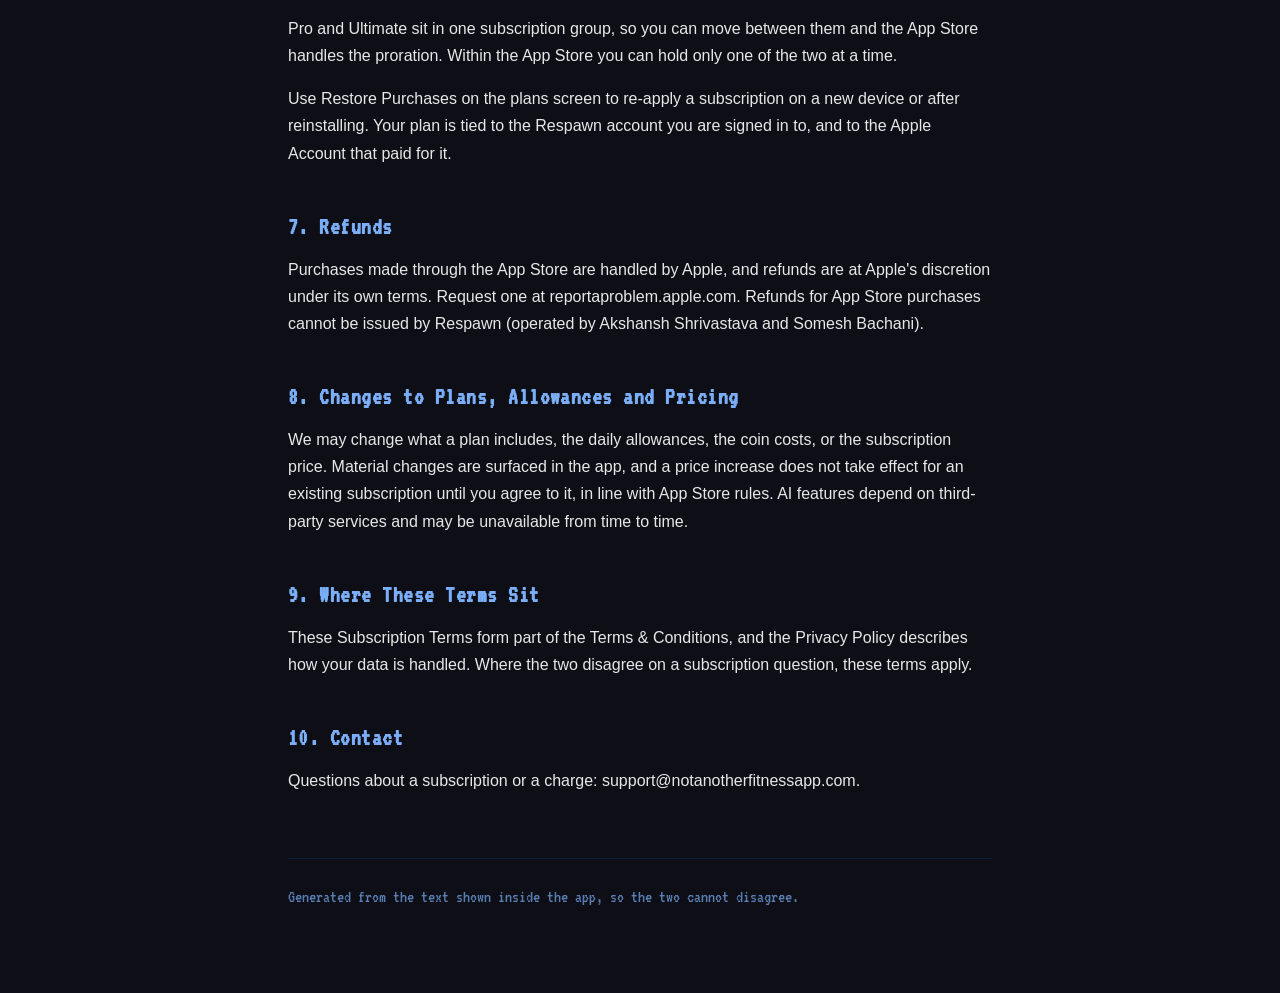
<file: respawn/legal/subscription.html>
<!DOCTYPE html>
<html lang="en">
<head>
<meta charset="utf-8" />
<meta name="viewport" content="width=device-width, initial-scale=1" />
<title>Respawn Subscription Terms</title>
<meta name="description" content="Subscription Terms for Respawn." />
<link rel="icon" href="/respawn/favicon.png" />
<link rel="preconnect" href="https://fonts.googleapis.com" />
<link rel="preconnect" href="https://fonts.gstatic.com" crossorigin />
<link href="https://fonts.googleapis.com/css2?family=Press+Start+2P&family=VT323&display=swap" rel="stylesheet" />
<style>
  :root {
    --bg: #0e0f16; --surface: #111827; --text: rgba(255,255,255,0.90);
    --accent: #257bf4; --label: #7aaef8; --link: #38bdf8;
    --border-soft: rgba(37,123,244,0.22);
    --pixel: 'Press Start 2P', system-ui, sans-serif;
    --mono: 'VT323', ui-monospace, monospace;
  }
  * { box-sizing: border-box; }
  body {
    margin: 0; padding: 3rem 1.25rem 5rem; background: var(--bg); color: var(--text);
    font: 16px/1.7 -apple-system, BlinkMacSystemFont, "Segoe UI", Roboto, sans-serif;
  }
  main { max-width: 44rem; margin: 0 auto; }
  a { color: var(--link); }
  .back {
    font-family: var(--mono); font-size: 1.25rem; color: var(--label);
    text-decoration: none; display: inline-block; margin-bottom: 2rem;
  }
  .back:hover { color: var(--link); }
  h1 {
    font-family: var(--pixel); font-size: clamp(0.95rem, 3.4vw, 1.4rem);
    line-height: 1.5; color: #fff; margin: 0 0 0.75rem;
  }
  h2 {
    font-family: var(--mono); font-size: 1.5rem; letter-spacing: 0.02em;
    color: var(--label); margin: 2.5rem 0 0.5rem;
  }
  .updated {
    font-family: var(--mono); font-size: 1.15rem; color: var(--label);
    opacity: 0.75; margin: 0 0 2rem;
  }
  .intro {
    background: var(--surface); border: 1px solid var(--border-soft);
    border-radius: 10px; padding: 1rem 1.15rem;
  }
  p { margin: 0 0 1rem; }
  footer {
    margin-top: 4rem; padding-top: 1.5rem; border-top: 1px solid var(--border-soft);
    font-family: var(--mono); font-size: 1.1rem; color: var(--label); opacity: 0.7;
  }
</style>
</head>
<body>
<main>
  <a class="back" href="/respawn/legal/">&lt; Respawn legal</a>
  <h1>Subscription Terms</h1>
  <p class="updated">Last updated: August 13, 2026</p>
  <p class="intro">Respawn Pro and Respawn Ultimate are auto-renewing subscriptions sold through the App Store. These terms explain what each plan includes, how billing works, and how to cancel.</p>
  <h2>1. Plans and What They Include</h2>
      <p>Respawn Pro includes 4 AI meal scans, 4 AI study packs and 50 AI coach messages each day, plus AI analytics insights and PDF study material. Once a daily allowance is used up, Pro falls back to coins at the standard coin price.</p>
      <p>Respawn Ultimate includes unlimited AI meal scans, study packs and coach messages, plus AI analytics insights and PDF study material. Ultimate never spends coins.</p>
      <p>Daily quests, XP, levels, stat tracking, health syncing and every non-AI feature are free on every plan, including no plan at all.</p>
  <h2>2. Coins</h2>
      <p>Without a subscription, AI features are paid for with coins: 10 coins per meal scan, 10 coins per study pack (which includes one quiz from that pack), and 4 coins per coach message. Your balance is topped up to 20 coins once per day whenever it is below that. It is a top-up to a floor rather than an addition, so an unused balance does not accumulate day over day. You can also earn 10 coins by watching a rewarded ad, up to 5 times per day.</p>
      <p>Coins are a game mechanic. They have no cash value, cannot be bought, sold, exchanged or transferred, and are forfeited if your account is closed.</p>
  <h2>3. Price, Billing and Auto-Renewal</h2>
      <p>The price of each plan is shown in the app before you confirm, in your local currency, and varies by App Store storefront. Payment is charged to your Apple Account when you confirm the purchase.</p>
      <p>Subscriptions renew automatically. Your Apple Account is charged for the next period within 24 hours before the current one ends, at the then-current price for your plan, unless you turn off auto-renewal at least 24 hours before that point.</p>
  <h2>4. Managing and Cancelling</h2>
      <p>You can manage or cancel a subscription at any time in Settings on your device, under your Apple Account, then Subscriptions. Cancelling stops the next renewal. It does not end the period you have already paid for, and you keep your plan until that period runs out. Deleting Respawn does not cancel a subscription.</p>
  <h2>5. Free Trials and Introductory Offers</h2>
      <p>If a free trial or introductory offer is available, it is stated on the plan before you subscribe. Any unused part of a free trial is forfeited when you buy a subscription. Eligibility is decided by the App Store, and an offer can normally be used only once per subscription group.</p>
  <h2>6. Changing Plans and Restoring</h2>
      <p>Pro and Ultimate sit in one subscription group, so you can move between them and the App Store handles the proration. Within the App Store you can hold only one of the two at a time.</p>
      <p>Use Restore Purchases on the plans screen to re-apply a subscription on a new device or after reinstalling. Your plan is tied to the Respawn account you are signed in to, and to the Apple Account that paid for it.</p>
  <h2>7. Refunds</h2>
      <p>Purchases made through the App Store are handled by Apple, and refunds are at Apple's discretion under its own terms. Request one at reportaproblem.apple.com. Refunds for App Store purchases cannot be issued by Respawn (operated by Akshansh Shrivastava and Somesh Bachani).</p>
  <h2>8. Changes to Plans, Allowances and Pricing</h2>
      <p>We may change what a plan includes, the daily allowances, the coin costs, or the subscription price. Material changes are surfaced in the app, and a price increase does not take effect for an existing subscription until you agree to it, in line with App Store rules. AI features depend on third-party services and may be unavailable from time to time.</p>
  <h2>9. Where These Terms Sit</h2>
      <p>These Subscription Terms form part of the Terms &amp; Conditions, and the Privacy Policy describes how your data is handled. Where the two disagree on a subscription question, these terms apply.</p>
  <h2>10. Contact</h2>
      <p>Questions about a subscription or a charge: support@notanotherfitnessapp.com.</p>
  <footer>Generated from the text shown inside the app, so the two cannot disagree.</footer>
</main>
</body>
</html>
</file>
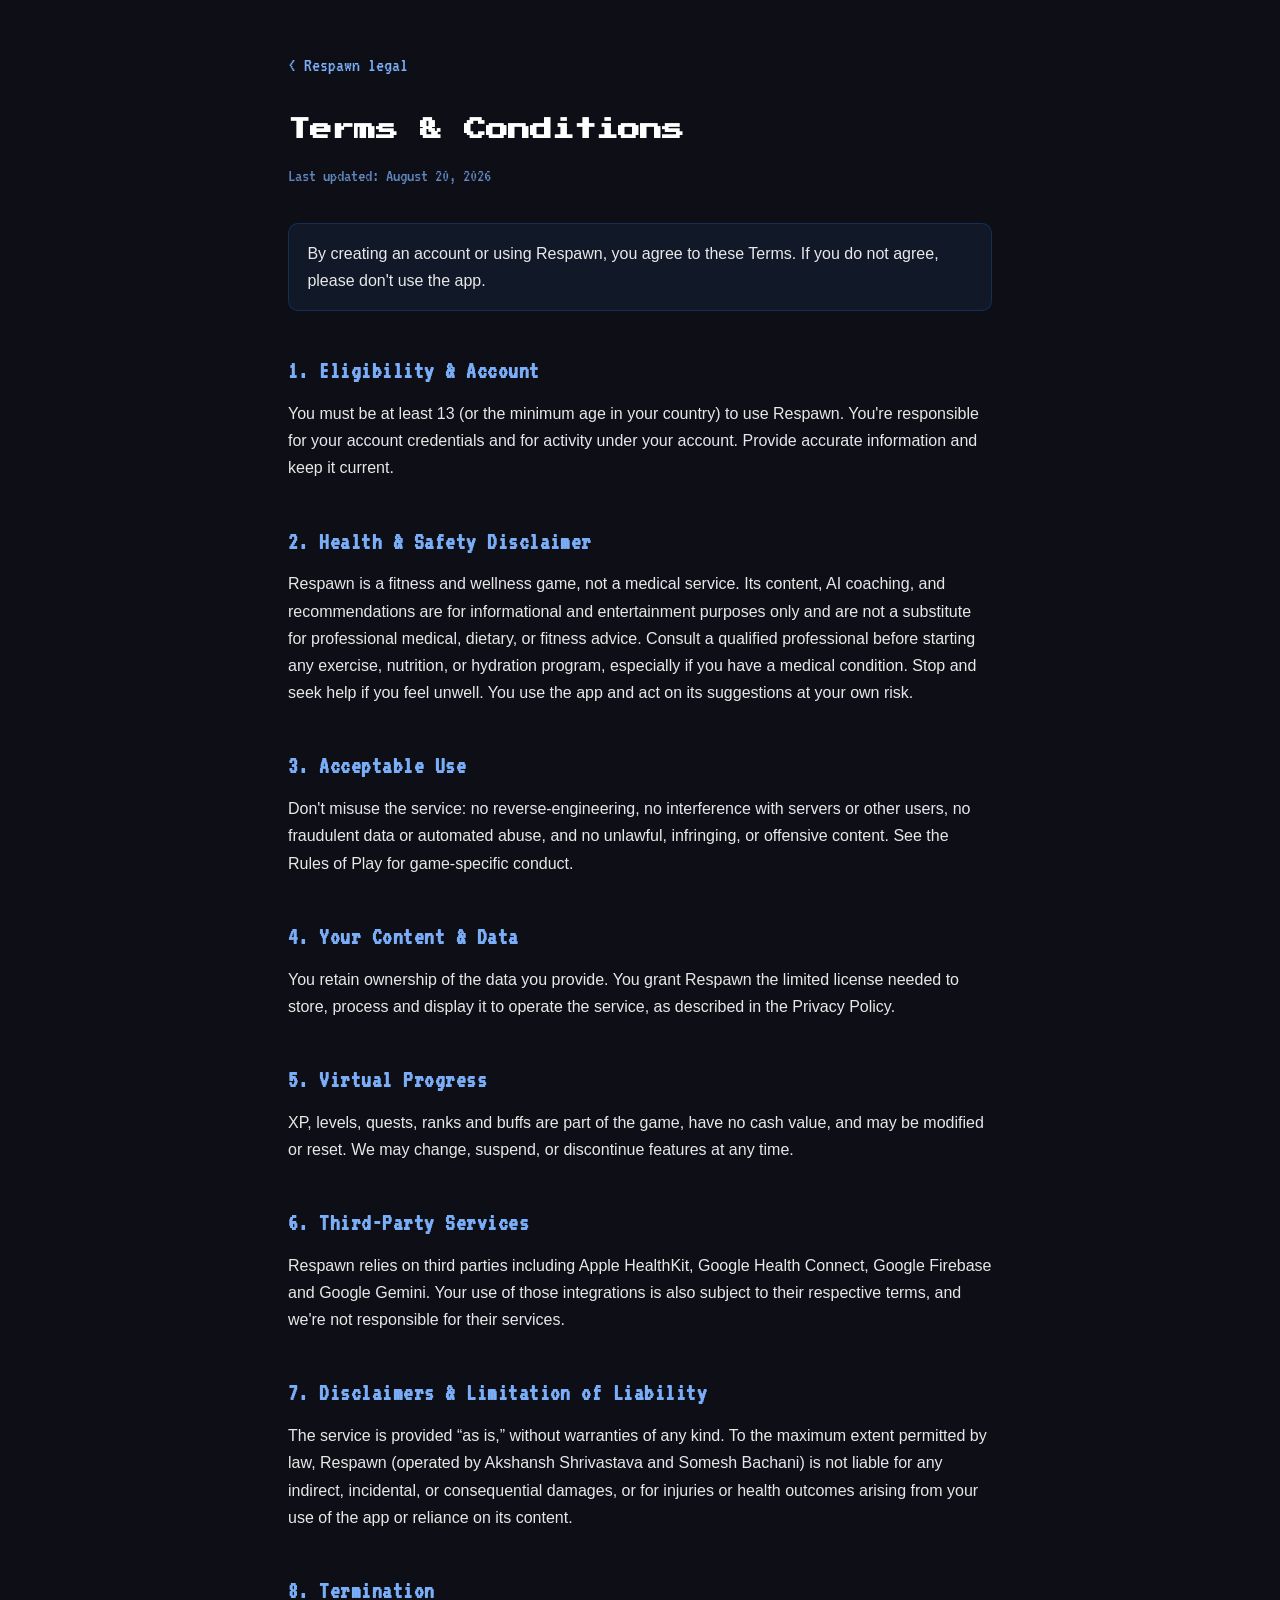
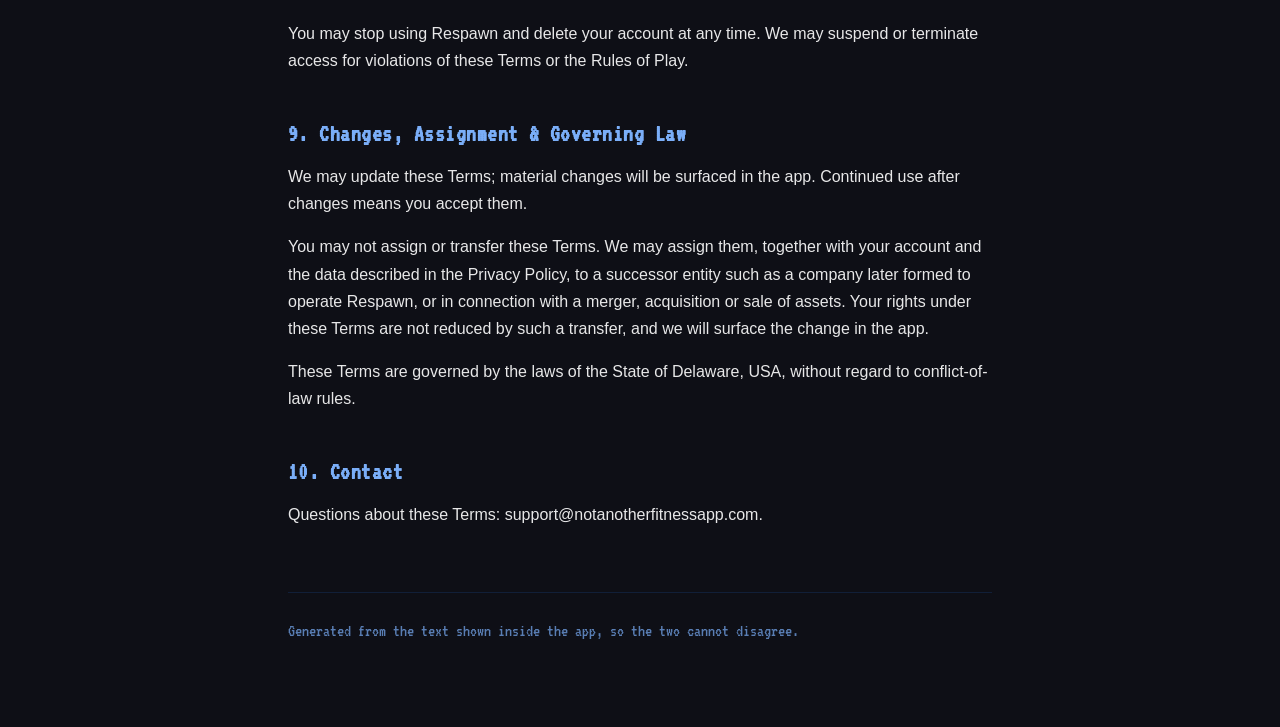
<file: respawn/legal/terms.html>
<!DOCTYPE html>
<html lang="en">
<head>
<meta charset="utf-8" />
<meta name="viewport" content="width=device-width, initial-scale=1" />
<title>Respawn Terms &amp; Conditions</title>
<meta name="description" content="Terms &amp; Conditions for Respawn." />
<link rel="icon" href="/respawn/favicon.png" />
<link rel="preconnect" href="https://fonts.googleapis.com" />
<link rel="preconnect" href="https://fonts.gstatic.com" crossorigin />
<link href="https://fonts.googleapis.com/css2?family=Press+Start+2P&family=VT323&display=swap" rel="stylesheet" />
<style>
  :root {
    --bg: #0e0f16; --surface: #111827; --text: rgba(255,255,255,0.90);
    --accent: #257bf4; --label: #7aaef8; --link: #38bdf8;
    --border-soft: rgba(37,123,244,0.22);
    --pixel: 'Press Start 2P', system-ui, sans-serif;
    --mono: 'VT323', ui-monospace, monospace;
  }
  * { box-sizing: border-box; }
  body {
    margin: 0; padding: 3rem 1.25rem 5rem; background: var(--bg); color: var(--text);
    font: 16px/1.7 -apple-system, BlinkMacSystemFont, "Segoe UI", Roboto, sans-serif;
  }
  main { max-width: 44rem; margin: 0 auto; }
  a { color: var(--link); }
  .back {
    font-family: var(--mono); font-size: 1.25rem; color: var(--label);
    text-decoration: none; display: inline-block; margin-bottom: 2rem;
  }
  .back:hover { color: var(--link); }
  h1 {
    font-family: var(--pixel); font-size: clamp(0.95rem, 3.4vw, 1.4rem);
    line-height: 1.5; color: #fff; margin: 0 0 0.75rem;
  }
  h2 {
    font-family: var(--mono); font-size: 1.5rem; letter-spacing: 0.02em;
    color: var(--label); margin: 2.5rem 0 0.5rem;
  }
  .updated {
    font-family: var(--mono); font-size: 1.15rem; color: var(--label);
    opacity: 0.75; margin: 0 0 2rem;
  }
  .intro {
    background: var(--surface); border: 1px solid var(--border-soft);
    border-radius: 10px; padding: 1rem 1.15rem;
  }
  p { margin: 0 0 1rem; }
  footer {
    margin-top: 4rem; padding-top: 1.5rem; border-top: 1px solid var(--border-soft);
    font-family: var(--mono); font-size: 1.1rem; color: var(--label); opacity: 0.7;
  }
</style>
</head>
<body>
<main>
  <a class="back" href="/respawn/legal/">&lt; Respawn legal</a>
  <h1>Terms &amp; Conditions</h1>
  <p class="updated">Last updated: August 20, 2026</p>
  <p class="intro">By creating an account or using Respawn, you agree to these Terms. If you do not agree, please don't use the app.</p>
  <h2>1. Eligibility &amp; Account</h2>
      <p>You must be at least 13 (or the minimum age in your country) to use Respawn. You're responsible for your account credentials and for activity under your account. Provide accurate information and keep it current.</p>
  <h2>2. Health &amp; Safety Disclaimer</h2>
      <p>Respawn is a fitness and wellness game, not a medical service. Its content, AI coaching, and recommendations are for informational and entertainment purposes only and are not a substitute for professional medical, dietary, or fitness advice. Consult a qualified professional before starting any exercise, nutrition, or hydration program, especially if you have a medical condition. Stop and seek help if you feel unwell. You use the app and act on its suggestions at your own risk.</p>
  <h2>3. Acceptable Use</h2>
      <p>Don't misuse the service: no reverse-engineering, no interference with servers or other users, no fraudulent data or automated abuse, and no unlawful, infringing, or offensive content. See the Rules of Play for game-specific conduct.</p>
  <h2>4. Your Content &amp; Data</h2>
      <p>You retain ownership of the data you provide. You grant Respawn the limited license needed to store, process and display it to operate the service, as described in the Privacy Policy.</p>
  <h2>5. Virtual Progress</h2>
      <p>XP, levels, quests, ranks and buffs are part of the game, have no cash value, and may be modified or reset. We may change, suspend, or discontinue features at any time.</p>
  <h2>6. Third-Party Services</h2>
      <p>Respawn relies on third parties including Apple HealthKit, Google Health Connect, Google Firebase and Google Gemini. Your use of those integrations is also subject to their respective terms, and we're not responsible for their services.</p>
  <h2>7. Disclaimers &amp; Limitation of Liability</h2>
      <p>The service is provided “as is,” without warranties of any kind. To the maximum extent permitted by law, Respawn (operated by Akshansh Shrivastava and Somesh Bachani) is not liable for any indirect, incidental, or consequential damages, or for injuries or health outcomes arising from your use of the app or reliance on its content.</p>
  <h2>8. Termination</h2>
      <p>You may stop using Respawn and delete your account at any time. We may suspend or terminate access for violations of these Terms or the Rules of Play.</p>
  <h2>9. Changes, Assignment &amp; Governing Law</h2>
      <p>We may update these Terms; material changes will be surfaced in the app. Continued use after changes means you accept them.</p>
      <p>You may not assign or transfer these Terms. We may assign them, together with your account and the data described in the Privacy Policy, to a successor entity such as a company later formed to operate Respawn, or in connection with a merger, acquisition or sale of assets. Your rights under these Terms are not reduced by such a transfer, and we will surface the change in the app.</p>
      <p>These Terms are governed by the laws of the State of Delaware, USA, without regard to conflict-of-law rules.</p>
  <h2>10. Contact</h2>
      <p>Questions about these Terms: support@notanotherfitnessapp.com.</p>
  <footer>Generated from the text shown inside the app, so the two cannot disagree.</footer>
</main>
</body>
</html>
</file>
<file: adventures/styles.css>
/* =========================================================
   RESPAWN ADVENTURES, product page
   Mirrors the game: Press Start 2P titles, VT323 body text,
   stone floors (#2A2630, the arena's), torch gold, parchment
   stat scrolls, chunky bordered buttons with hard shadows.
   Attribute colors match Respawn (STR DEX SPD STM INT).
   ========================================================= */

:root {
  --bg: #0b0a10;
  --bg-2: #100e18;
  --panel: #15121d;
  --panel-2: #1d1928;
  --stone: #2a2630;
  --stone-2: #221f29;
  --line: #3b3547;
  --line-2: #5b5470;

  --text: #f5f3ff;
  --text-2: rgba(245, 243, 255, 0.74);
  --text-3: rgba(245, 243, 255, 0.5);

  --gold: #facc15;
  --gold-2: #f59e0b;
  --ember: #c2410c;
  --blue: #1d6fd8;
  --blue-2: #3b82f6;
  --red: #991b1b;
  --red-2: #ef4444;
  --purple: #7e22ce;
  --purple-2: #a855f7;
  --green: #22c55e;

  --parch: #ead7a6;
  --parch-2: #dcc189;
  --parch-edge: #8a6a3e;
  --ink: #3a2a18;

  --str: #ef4444;
  --dex: #f97316;
  --spd: #f59e0b;
  --stm: #ec4899;
  --int: #818cf8;

  --pixel: 'Press Start 2P', ui-monospace, monospace;
  --mono: 'VT323', ui-monospace, monospace;

  --maxw: 1160px;
  --gut: clamp(16px, 5vw, 48px);
  --hard: 5px 5px 0 #000;
}

* { box-sizing: border-box; }
/* author display rules (.btn is inline-flex) must not beat the hidden attribute */
[hidden] { display: none !important; }
html { scroll-behavior: smooth; scroll-padding-top: 76px; }
body {
  margin: 0;
  background: var(--bg);
  color: var(--text);
  font-family: var(--mono);
  font-size: 21px;
  line-height: 1.45;
  letter-spacing: 0.2px;
  overflow-x: hidden;
  -webkit-font-smoothing: antialiased;
}
img { max-width: 100%; display: block; }
a { color: inherit; }
button { font: inherit; color: inherit; }
:focus-visible { outline: 3px solid var(--gold); outline-offset: 3px; }

.skip {
  position: absolute; left: 12px; top: -60px; z-index: 100;
  background: var(--gold); color: #1a1200; padding: 10px 14px;
  font-family: var(--pixel); font-size: 11px; text-decoration: none;
}
.skip:focus { top: 12px; }

.c-str { color: var(--str); } .c-dex { color: var(--dex); } .c-spd { color: var(--spd); }
.c-stm { color: var(--stm); } .c-int { color: var(--int); } .c-gold { color: var(--gold); }
.c-red { color: var(--red-2); } .c-hpred { color: #ef4444; } .c-mpblue { color: #60a5fa; }

/* ---------- sprites (native-size sheets, scaled by --s) ---------- */
/* --row is usually set on the parent (a card or tile) and inherited, so it
   is never declared here; --col flips frames (idle/attack). */
.spr {
  --s: 2;
  display: block; flex: none;
  width: calc(var(--fw) * var(--s));
  height: calc(var(--fh) * var(--s));
  background-repeat: no-repeat;
  background-size: calc(var(--fw) * var(--cols) * var(--s)) calc(var(--fh) * var(--rows) * var(--s));
  background-position:
    calc(var(--fw) * var(--s) * var(--col, 0) * -1)
    calc(var(--fh) * var(--s) * var(--row, 0) * -1);
  image-rendering: pixelated;
}
.spr.boss {
  --fw: 64px; --fh: 64px; --cols: 12; --rows: 10; --c0: 0;
  background-image: url(assets/sprites/bosses.png);
  animation: spr4 0.8s steps(4) infinite;
}
.spr.boss.enraged { --c0: 6; }
.spr.boss.windup { --c0: 4; animation: spr2 0.17s steps(2) infinite; }
.spr.boss.enraged.windup { --c0: 10; }

.spr.hero-walk {
  --fw: 28px; --fh: 36px; --cols: 5; --rows: 8; --c0: 0;
  background-image: url(assets/sprites/looks.png);
  animation: spr4 0.72s steps(4) infinite;
}
.spr.hero-walk.attack { animation: none; --col: 4; }
.spr.hero-walk.still { animation: none; --col: 0; }

.spr.cls {
  --fw: 28px; --fh: 36px; --cols: 2; --rows: 11;
  background-image: url(assets/sprites/classes.png);
}
.spr.shopspr {
  --fw: 28px; --fh: 36px; --cols: 2; --rows: 9;
  background-image: url(assets/sprites/shop.png);
}

@keyframes spr4 {
  from { background-position-x: calc(var(--fw) * var(--s) * var(--c0) * -1); }
  to   { background-position-x: calc(var(--fw) * var(--s) * (var(--c0) + 4) * -1); }
}
@keyframes spr2 {
  from { background-position-x: calc(var(--fw) * var(--s) * var(--c0) * -1); }
  to   { background-position-x: calc(var(--fw) * var(--s) * (var(--c0) + 2) * -1); }
}

/* ---------- shared type ---------- */
.kicker {
  display: inline-block; font-family: var(--mono); font-size: 19px;
  letter-spacing: 3px; color: var(--gold); text-transform: uppercase;
}
.section-title, .hero-title, .sub-title, .cta-title, .panel-title, .btn,
.brand-name, .num-v, .chip, .world h3, .world-idea, .obj b, .class-card b,
.item b, .ult b, .infusions b, .rune b, .rift-head b, .raid-name, .ways b,
.fair b, .raid3 b, .room-head, .footer-brand, .marquee-track {
  font-family: var(--pixel);
  letter-spacing: -0.3px;
  font-weight: 400;
}
.section-title {
  font-size: clamp(22px, 4vw, 40px); line-height: 1.25; margin: 12px 0 18px;
  color: #fff; text-shadow: 4px 4px 0 #000;
}
.section-title.left, .lede.left { text-align: left; }
.sub-title { font-size: clamp(15px, 2.2vw, 20px); line-height: 1.4; margin: 10px 0 12px; color: #fff; }
.lede { font-size: 22px; color: var(--text-2); margin: 0 auto; }
.lede.left { margin: 0 0 22px; }
.lede b { color: #fff; font-weight: 400; }
.inline-link { color: var(--gold); text-decoration: underline; text-underline-offset: 3px; }
.center-note { text-align: center; color: var(--text-3); font-size: 19px; max-width: 70ch; margin: 28px auto 0; }

/* ---------- buttons & chips ---------- */
.btn {
  display: inline-flex; align-items: center; justify-content: center; gap: 10px;
  font-size: 12px; line-height: 1.3; text-transform: uppercase; text-decoration: none;
  padding: 15px 20px; min-height: 48px;
  color: #fff; background: var(--panel-2);
  border: 3px solid rgba(255, 255, 255, 0.88);
  box-shadow: 4px 4px 0 #000;
  cursor: pointer;
  transition: transform 0.08s ease, box-shadow 0.08s ease, filter 0.15s ease;
}
.btn:hover { filter: brightness(1.12); }
.btn:active { transform: translate(2px, 2px); box-shadow: 2px 2px 0 #000; }
.btn-sm { font-size: 10px; padding: 10px 14px; min-height: 40px; }
.btn-lg { font-size: 13px; padding: 18px 24px; }
.btn-wide { width: 100%; }
.btn-gold { background: var(--gold); color: #1c1400; border-color: #fff3b0; }
.btn-blue { background: var(--blue); }
.btn-red { background: var(--red); }
.btn[disabled] { opacity: 0.45; cursor: not-allowed; filter: grayscale(0.6); }
.btn[disabled]:active { transform: none; box-shadow: 4px 4px 0 #000; }

.chip {
  display: inline-flex; align-items: center; gap: 10px;
  font-size: 10px; text-transform: uppercase; padding: 9px 12px;
  border: 2px solid currentColor; background: rgba(0, 0, 0, 0.45);
}
.chip-gold { color: var(--gold); }
.chip .dot { width: 8px; height: 8px; background: currentColor; animation: blink 1.4s steps(1) infinite; }
@keyframes blink { 50% { opacity: 0.2; } }

.link-btn {
  background: none; border: 0; padding: 8px 0; cursor: pointer;
  color: var(--text-3); font-size: 18px; text-decoration: underline; text-underline-offset: 3px;
}
.link-btn:hover { color: var(--gold); }

/* ---------- panels ---------- */
.panel {
  background: var(--panel);
  border: 3px solid var(--line-2);
  box-shadow: var(--hard);
  padding: 20px;
}
.panel-title {
  font-size: 12px; color: var(--gold); margin-bottom: 16px;
  display: flex; align-items: baseline; gap: 10px;
}
.panel-title small { font-family: var(--mono); font-size: 17px; color: var(--text-3); letter-spacing: 1px; }

.hpbar {
  position: relative; display: block; height: 18px; flex: 1;
  background: #0a0910; border: 2px solid var(--line-2); overflow: hidden;
}
.hpbar > i {
  position: absolute; inset: 0 auto 0 0; width: 100%;
  background: var(--red-2);
  transition: width 0.25s steps(8);
}
.hpbar > em {
  position: relative; display: block; text-align: center; font-style: normal;
  font-family: var(--pixel); font-size: 9px; line-height: 14px; color: #fff;
  text-shadow: 1px 1px 0 #000;
}
.hpbar.mp > i { background: #2563eb; }
.hpbar.ult > i { background: linear-gradient(90deg, #06b6d4, #22d3ee); }
.hpbar.boss-hp > i { background: var(--purple-2); }

/* ---------- NAV ---------- */
.nav {
  position: sticky; top: 0; z-index: 50;
  display: flex; align-items: center; gap: 22px;
  padding: 12px var(--gut);
  background: rgba(11, 10, 16, 0.86);
  backdrop-filter: blur(10px);
  border-bottom: 3px solid #000;
  box-shadow: 0 1px 0 var(--line);
}
.brand { display: flex; align-items: center; gap: 12px; text-decoration: none; }
.brand-icon { width: 30px; height: 30px; image-rendering: pixelated; border: 2px solid #000; }
.brand-name { font-size: 13px; color: #fff; display: flex; flex-direction: column; gap: 4px; line-height: 1; }
.brand-sub { font-size: 8px; color: var(--gold); letter-spacing: 1px; }
.nav-links { display: flex; gap: 22px; margin-left: auto; }
.nav-links a { font-size: 19px; color: var(--text-2); text-decoration: none; letter-spacing: 1px; }
.nav-links a:hover, .nav-links a.on { color: var(--gold); }
.nav-company { font-size: 16px; color: var(--text-3); text-decoration: none; letter-spacing: 1px; white-space: nowrap; }
.nav-company:hover { color: var(--gold); }

/* ---------- HERO ---------- */
.hero {
  position: relative; isolation: isolate; overflow: hidden;
  min-height: clamp(600px, 48vw, 920px);
  display: flex; align-items: flex-end;
  border-bottom: 3px solid #000;
}
.hero-art img {
  position: absolute; inset: 0; z-index: -3;
  width: 100%; height: 100%; object-fit: cover; object-position: 50% 35%;
}
.hero-shade {
  position: absolute; inset: 0; z-index: -2;
  background:
    linear-gradient(to bottom, rgba(11,10,16,0.35) 0%, rgba(11,10,16,0) 22%, rgba(11,10,16,0.15) 50%, rgba(11,10,16,0.82) 78%, var(--bg) 100%),
    linear-gradient(to right, rgba(11,10,16,0.82) 0%, rgba(11,10,16,0.35) 42%, transparent 62%);
}
.embers { position: absolute; inset: 0; z-index: -1; pointer-events: none; }
.embers i {
  position: absolute; bottom: -10px; width: 4px; height: 4px;
  background: var(--gold); box-shadow: 0 0 8px var(--gold-2);
  opacity: 0; animation: ember linear infinite;
}
@keyframes ember {
  0% { transform: translate(0, 0); opacity: 0; }
  12% { opacity: 0.95; }
  100% { transform: translate(var(--dx, 20px), -70vh); opacity: 0; }
}
.hero-copy {
  width: 100%; max-width: var(--maxw); margin: 0 auto;
  padding: 0 var(--gut) clamp(36px, 6vw, 72px);
}
.hero-title {
  margin: 20px 0 14px; line-height: 1.12;
  font-size: clamp(30px, 5.6vw, 70px);
  color: var(--gold);
  text-shadow: 4px 4px 0 #7c2d12, 8px 8px 0 #000, 0 0 40px rgba(250, 204, 21, 0.25);
}
.hero-title span { display: block; }
.hero-title-2 { font-size: 0.82em; color: #fde68a; }
.hero-tagline { font-family: var(--pixel); font-size: clamp(12px, 1.6vw, 16px); line-height: 1.6; color: #fff; margin: 0 0 14px; text-shadow: 2px 2px 0 #000; }
.hero-sub { font-size: 23px; color: var(--text-2); max-width: 44ch; margin: 0 0 28px; text-shadow: 1px 1px 0 #000; }
.hero-sub .inline-link { color: #fde68a; }
.hero-actions { display: flex; gap: 16px; flex-wrap: wrap; }
.hero-actions.center { justify-content: center; }

/* ---------- NUMBERS / MARQUEE ---------- */
.numbers {
  max-width: var(--maxw); margin: 28px auto 0; padding: 0 var(--gut);
  display: grid; grid-template-columns: repeat(6, 1fr); gap: 12px;
}
.num {
  background: var(--panel); border: 3px solid var(--line); box-shadow: 4px 4px 0 #000;
  padding: 18px 10px; text-align: center;
}
.num-v { display: block; font-size: clamp(20px, 2.6vw, 28px); color: var(--gold); text-shadow: 3px 3px 0 #7c2d12; }
.num-l { display: block; font-size: 17px; color: var(--text-2); margin-top: 10px; text-transform: uppercase; letter-spacing: 1px; line-height: 1.1; }

.marquee {
  margin-top: 40px; overflow: hidden; padding: 14px 0;
  background: var(--stone); border-top: 3px solid #000; border-bottom: 3px solid #000;
}
.marquee-track {
  display: flex; gap: 26px; width: max-content; white-space: nowrap;
  font-size: 12px; color: var(--text-2);
  animation: scroll-x 40s linear infinite;
}
.marquee-track i { font-style: normal; color: var(--gold); }
@keyframes scroll-x { to { transform: translateX(-50%); } }

/* ---------- SECTIONS ---------- */
.section { max-width: var(--maxw); margin: 0 auto; padding: clamp(64px, 9vw, 112px) var(--gut); }
.section-head { text-align: center; max-width: 66ch; margin: 0 auto 48px; }
.split { display: grid; grid-template-columns: 1fr 1fr; gap: clamp(28px, 5vw, 56px); align-items: center; }
.split.reverse .split-copy { order: 2; }

.ticks { list-style: none; padding: 0; margin: 0; display: grid; gap: 12px; }
.ticks li { position: relative; padding-left: 26px; color: var(--text-2); font-size: 20px; }
.ticks li::before { content: "▶"; position: absolute; left: 0; top: 1px; color: var(--gold); font-size: 14px; }
.ticks b { color: #fff; font-weight: 400; }

/* phone frame */
.phone {
  width: min(300px, 76vw); margin: 0 auto;
  padding: 10px; background: #05050a;
  border: 3px solid #2d2a38; border-radius: 40px;
  box-shadow: 8px 8px 0 #000, 0 0 0 1px #000, 0 0 60px rgba(250, 204, 21, 0.08);
}
.phone img { border-radius: 30px; width: 100%; height: auto; }

/* ---------- YOUR HERO IS YOU ---------- */
.sync-flow {
  display: flex; align-items: center; justify-content: center; gap: 14px;
  margin: 0 auto 44px; flex-wrap: wrap;
}
.sync-node {
  display: flex; align-items: center; gap: 12px; text-decoration: none;
  background: var(--panel); border: 3px solid var(--line-2); box-shadow: 4px 4px 0 #000;
  padding: 10px 16px 10px 10px;
}
a.sync-node:hover { border-color: var(--gold); }
.sync-node img { width: 56px; height: 56px; border: 2px solid #000; image-rendering: pixelated; }
.sync-node span { display: flex; flex-direction: column; }
.sync-node b { font-family: var(--pixel); font-size: 11px; font-weight: 400; color: #fff; }
.sync-node small { font-size: 17px; color: var(--text-3); margin-top: 4px; }
.sync-pipe { display: flex; gap: 6px; }
.sync-pipe i { width: 8px; height: 8px; background: var(--gold); animation: pipe 1.2s steps(1) infinite; }
.sync-pipe i:nth-child(2) { animation-delay: 0.2s; }
.sync-pipe i:nth-child(3) { animation-delay: 0.4s; }
@keyframes pipe { 0%, 100% { opacity: 0.2; } 30% { opacity: 1; } }
.sync-label { font-family: var(--pixel); font-size: 9px; line-height: 1.6; color: var(--gold); text-align: center; }

.train-wrap { display: grid; grid-template-columns: 1.15fr 0.85fr; gap: 32px; align-items: start; }
.train-top { display: flex; gap: 18px; align-items: center; }
.scroll {
  flex: 1; min-width: 0;
  background: var(--parch); color: var(--ink);
  border: 3px solid var(--parch-edge);
  box-shadow: inset 0 0 0 3px var(--parch-2), 4px 4px 0 #000;
  padding: 14px 16px;
  font-family: var(--pixel); font-size: 10px; line-height: 1.7;
  position: relative;
}
.scroll::before, .scroll::after {
  content: ""; position: absolute; left: -10px; right: -10px; height: 10px;
  background: var(--parch-2); border: 3px solid var(--parch-edge);
}
.scroll::before { top: -12px; }
.scroll::after { bottom: -12px; }
.scroll b { font-weight: 400; }
.scroll-head { text-align: center; margin-bottom: 8px; }
.scroll-id { display: flex; gap: 10px; align-items: center; margin-bottom: 8px; }
.scroll-face {
  --fw: 28px; --fh: 36px;
  width: 54px; height: 54px; flex: none;
  border: 3px solid var(--parch-edge); background-color: var(--parch-2);
  background-image: url(assets/sprites/looks.png);
  background-size: 420px 864px; background-position: -12px -3px;
  image-rendering: pixelated;
}
.scroll-class { color: #0e7490; margin-bottom: 2px; }
.scroll-bar { display: flex; align-items: center; gap: 8px; margin: 6px 0; }
.scroll-bar > span:first-child { width: 30px; }
.bar { position: relative; flex: 1; height: 18px; background: #3a2a18; border: 2px solid #1c140a; overflow: hidden; }
.bar i { position: absolute; inset: 0 auto 0 0; width: 94%; transition: width 0.3s steps(8); }
.bar-hp i { background: #dc2626; }
.bar-mp i { background: #2563eb; }
.bar em { position: relative; display: block; text-align: center; font-style: normal; color: #fff; font-size: 9px; line-height: 14px; text-shadow: 1px 1px 0 #000; }
.scroll-stats { display: grid; grid-template-columns: 1fr 1fr; gap: 2px 10px; margin-top: 8px; }
.scroll-stats span { color: var(--ink); }
.scroll-stats span b { color: var(--ink); }
.scroll-stats .c-str { border-left: 6px solid var(--str); padding-left: 6px; }
.scroll-stats .c-dex { border-left: 6px solid var(--dex); padding-left: 6px; }
.scroll-stats .c-spd { border-left: 6px solid var(--spd); padding-left: 6px; }
.scroll-stats .c-stm { border-left: 6px solid var(--stm); padding-left: 6px; }
.scroll-stats .c-int { border-left: 6px solid var(--int); padding-left: 6px; }
.scroll-stats span:last-child { border-left: 6px solid var(--gold-2); padding-left: 6px; }

.train-hero { position: relative; width: 168px; flex: none; display: flex; justify-content: center; }
.train-hero .spr { --s: 6; }
.train-pops { position: absolute; inset: 0; pointer-events: none; }
.pop {
  position: absolute; left: 50%; top: 20%; transform: translateX(-50%);
  font-family: var(--pixel); font-size: 12px; color: var(--c, #fff);
  text-shadow: 2px 2px 0 #000; white-space: nowrap;
  animation: pop-up 0.9s ease-out forwards;
}
@keyframes pop-up {
  0% { transform: translate(-50%, 6px) scale(0.8); opacity: 0; }
  15% { transform: translate(-50%, 0) scale(1.15); opacity: 1; }
  100% { transform: translate(-50%, -54px) scale(1); opacity: 0; }
}

.train-label { font-family: var(--pixel); font-size: 10px; color: var(--text-3); margin: 26px 0 10px; }
.train-btns { display: grid; grid-template-columns: repeat(5, 1fr); gap: 8px; }
.tbtn {
  display: flex; flex-direction: column; align-items: center; gap: 4px;
  background: var(--panel-2); border: 3px solid var(--c); box-shadow: 3px 3px 0 #000;
  padding: 10px 4px; min-height: 48px; cursor: pointer;
  font-family: var(--mono); font-size: 19px; color: #fff; line-height: 1;
}
.tbtn small { font-family: var(--pixel); font-size: 9px; color: var(--c); }
.tbtn:hover { background: color-mix(in srgb, var(--c) 18%, var(--panel-2)); }
.tbtn:active { transform: translate(2px, 2px); box-shadow: 1px 1px 0 #000; }

.train-sliders { display: grid; grid-template-columns: repeat(3, 1fr); gap: 14px; margin-top: 18px; }
.train-sliders label, .field { display: flex; flex-direction: column; gap: 6px; font-size: 18px; color: var(--text-2); }
.train-sliders label > span, .field > span { display: flex; justify-content: space-between; gap: 8px; }
output { color: #fff; }
input[type="range"] {
  -webkit-appearance: none; appearance: none; width: 100%; height: 28px; background: transparent; cursor: pointer;
}
input[type="range"]::-webkit-slider-runnable-track { height: 10px; background: #0a0910; border: 2px solid var(--line-2); }
input[type="range"]::-moz-range-track { height: 6px; background: #0a0910; border: 2px solid var(--line-2); }
input[type="range"]::-webkit-slider-thumb {
  -webkit-appearance: none; width: 20px; height: 24px; margin-top: -9px;
  background: var(--gold); border: 3px solid #000;
}
input[type="range"]::-moz-range-thumb { width: 16px; height: 20px; background: var(--gold); border: 3px solid #000; border-radius: 0; }

.readout { display: grid; grid-template-columns: repeat(4, 1fr); gap: 8px; margin-top: 18px; }
.readout div { background: #0d0b13; border: 2px solid var(--line); padding: 8px 10px; display: flex; flex-direction: column; }
.readout span { font-size: 16px; color: var(--text-3); letter-spacing: 1px; }
.readout b { font-family: var(--pixel); font-weight: 400; font-size: 14px; color: #fff; margin-top: 4px; transition: color 0.3s; }
.readout b.up { color: var(--green); }
.readout b.down { color: var(--red-2); }

.effects { list-style: none; padding: 0; margin: 16px 0 6px; display: grid; gap: 8px; }
.effects li { display: grid; grid-template-columns: 26px 1fr; gap: 2px 10px; font-size: 18px; color: var(--text-2); line-height: 1.2; }
.effects li i { grid-row: span 2; font-style: normal; font-size: 18px; }
.effects li b { font-family: var(--pixel); font-weight: 400; font-size: 10px; color: var(--green); }
.effects li.bad b { color: var(--red-2); }

.mapping { display: grid; gap: 8px; }
.map-row {
  display: grid; grid-template-columns: 80px 1fr; gap: 12px; align-items: center;
  background: var(--panel); border: 2px solid var(--line); border-left: 6px solid var(--c);
  padding: 8px 12px;
}
.map-row b { font-family: var(--pixel); font-weight: 400; font-size: 11px; color: var(--c); }
.map-row span { font-size: 18px; color: var(--text-2); line-height: 1.2; }

/* ---------- HERO MAKER ---------- */
#maker { grid-template-columns: 1fr 1fr; }
.lineup {
  grid-column: 1 / -1;
  display: flex; justify-content: center; align-items: flex-end; flex-wrap: wrap; gap: 6px 10px;
  padding: 26px 16px 18px; margin-top: 12px;
  background:
    linear-gradient(transparent 70%, rgba(0,0,0,0.35)),
    repeating-linear-gradient(90deg, transparent 0 46px, rgba(0,0,0,0.35) 46px 48px),
    repeating-linear-gradient(0deg, transparent 0 22px, rgba(0,0,0,0.35) 22px 24px),
    var(--stone);
  border: 3px solid #000; box-shadow: var(--hard);
}
.lineup-hero { background: none; border: 0; padding: 0; cursor: pointer; }
.lineup-hero .spr { --s: 3; }
.lineup-hero:nth-child(2n) .spr { animation-delay: -0.36s; }
.lineup-cap { flex-basis: 100%; text-align: center; margin: 10px 0 0; font-size: 18px; color: var(--text-2); }

/* ---------- CLASSES ---------- */
.class-grid { display: grid; grid-template-columns: repeat(auto-fill, minmax(196px, 1fr)); gap: 14px; }
.class-card {
  display: flex; flex-direction: column; align-items: flex-start; gap: 4px; text-align: left;
  background: var(--panel); border: 3px solid var(--line); border-top: 6px solid var(--c);
  box-shadow: 4px 4px 0 #000; padding: 14px 16px 16px; cursor: pointer;
}
.class-card .spr { --s: 3; margin: 0 auto 10px; }
.class-card:hover .spr, .class-card:focus-visible .spr, .class-card.swing .spr { --col: 1; }
.class-card b { font-size: 12px; color: #fff; }
.class-card .cw { font-size: 20px; color: var(--c); }
.class-card .cd { font-size: 18px; color: var(--text-2); line-height: 1.15; flex: 1; }
.class-card .cs { font-family: var(--pixel); font-size: 8px; line-height: 1.6; color: var(--text-3); margin-top: 8px; }

.shop { margin-top: 56px; background: var(--panel); border: 3px solid var(--line-2); box-shadow: var(--hard); padding: 24px; }
.shelf { display: grid; grid-template-columns: repeat(auto-fill, minmax(158px, 1fr)); gap: 10px; margin-top: 8px; }
.item {
  background: #0d0b13; border: 2px solid var(--line); padding: 12px;
  display: flex; flex-direction: column; align-items: center; gap: 4px; text-align: center;
}
.item .spr { --s: 2; }
.item:hover .spr { --col: 1; }
.item b { font-size: 9px; color: #fff; margin-top: 6px; }
.item .tag { font-size: 16px; color: var(--gold); }
.item dl { display: grid; grid-template-columns: auto 1fr; gap: 4px 8px; align-items: center; width: 100%; margin: 6px 0 0; }
.item dt { font-size: 15px; color: var(--text-3); text-align: left; }
.item dd { margin: 0; height: 8px; background: #000; border: 1px solid var(--line); }
.item dd i { display: block; height: 100%; background: var(--gold); }

/* ---------- WORLDS ---------- */
.world-grid { display: grid; grid-template-columns: repeat(3, 1fr); gap: 18px; }
.world {
  display: flex; flex-direction: column;
  background: var(--panel); border: 3px solid var(--line); box-shadow: var(--hard);
}
.world header {
  padding: 12px 14px; background: color-mix(in srgb, var(--w2) 75%, #000);
  border-bottom: 3px solid #000;
}
.world header span { font-family: var(--pixel); font-size: 8px; color: var(--text-3); }
.world h3 { margin: 6px 0 0; font-size: 14px; color: #fff; }
.world-boss {
  display: flex; justify-content: center; padding: 14px 0 8px;
  background:
    radial-gradient(circle at 50% 60%, color-mix(in srgb, var(--w) 32%, transparent), transparent 62%),
    repeating-linear-gradient(90deg, transparent 0 30px, rgba(0,0,0,0.25) 30px 32px),
    repeating-linear-gradient(0deg, transparent 0 30px, rgba(0,0,0,0.25) 30px 32px),
    var(--stone-2);
}
.world-boss .spr { --s: 2; }
.world-idea { font-size: 10px; color: var(--w); padding: 14px 16px 0; line-height: 1.5; }
.world p { margin: 8px 16px 12px; font-size: 19px; color: var(--text-2); line-height: 1.25; flex: 1; }
.world-levels {
  list-style: none; counter-reset: lv; margin: 0; padding: 12px 16px 16px;
  border-top: 2px dashed var(--line); display: flex; flex-wrap: wrap; gap: 4px 12px;
  font-size: 17px; color: var(--text-3);
}
.world-levels li { counter-increment: lv; }
.world-levels li::before { content: counter(lv) " "; color: var(--w); }
.world-levels li.b { color: #fff; }
.world-levels li.b::before { content: "☠ "; }

.objectives {
  margin-top: 28px; display: grid; grid-template-columns: repeat(4, 1fr); gap: 12px;
}
.obj-title { grid-column: 1 / -1; font-family: var(--pixel); font-size: 11px; color: var(--gold); text-align: center; margin-bottom: 4px; }
.obj { background: var(--panel); border: 2px solid var(--line); padding: 14px; display: flex; flex-direction: column; gap: 6px; }
.obj b { font-size: 10px; color: #fff; line-height: 1.5; }
.obj span { font-size: 18px; color: var(--text-2); line-height: 1.2; }

/* ---------- BOSS ARENA ---------- */
.arena-wrap { display: grid; grid-template-columns: 220px 1fr; gap: 20px; align-items: start; }
.roster { display: grid; gap: 6px; }
.roster-sep { font-family: var(--pixel); font-size: 8px; color: var(--text-3); padding: 10px 2px 2px; }
.boss-tile {
  display: flex; align-items: center; gap: 8px; text-align: left; width: 100%;
  background: var(--panel); border: 2px solid var(--line); padding: 4px 8px 4px 4px; cursor: pointer;
}
.boss-tile .spr { --s: 1; animation: none; margin: -6px 0; }
.boss-tile span:last-child { display: flex; flex-direction: column; line-height: 1.05; }
.boss-tile b { font-family: var(--pixel); font-weight: 400; font-size: 8px; color: #fff; line-height: 1.4; }
.boss-tile small { font-size: 16px; color: var(--text-3); }
.boss-tile:hover { border-color: var(--line-2); }
.boss-tile[aria-checked="true"] { border-color: var(--gold); background: #231d10; }
.boss-tile[aria-checked="true"] .spr { animation: spr4 0.8s steps(4) infinite; }

.arena { padding: 16px; }
.arena-top { display: flex; flex-direction: column; gap: 8px; align-items: center; margin-bottom: 12px; }
.arena-name { font-family: var(--pixel); font-size: 13px; color: var(--gold); text-align: center; }
.arena-top .hpbar { width: 100%; height: 20px; }
.arena-stage {
  position: relative; height: 310px; overflow: hidden;
  display: flex; align-items: flex-end; justify-content: space-between;
  padding: 0 6% 22px;
  border: 3px solid #000;
  background:
    radial-gradient(ellipse at 72% 70%, rgba(255,120,40,0.16), transparent 50%),
    repeating-linear-gradient(90deg, transparent 0 46px, rgba(0,0,0,0.35) 46px 48px),
    repeating-linear-gradient(0deg, transparent 0 46px, rgba(0,0,0,0.35) 46px 48px),
    var(--stone);
}
.arena.enraged .arena-stage { background-color: #3a1d22; }
.arena-hero { position: relative; z-index: 2; }
.arena-hero .spr { --s: 4; }
.arena-boss { position: relative; z-index: 1; filter: drop-shadow(0 8px 0 rgba(0,0,0,0.45)); transition: filter 0.2s; }
.arena-boss .spr { --s: 4; }
.arena.enraged .arena-boss { filter: drop-shadow(0 0 18px rgba(239, 68, 68, 0.75)); }
.arena-boss.hit { animation: boss-hit 0.18s steps(2); }
@keyframes boss-hit { 50% { filter: brightness(3) saturate(0); transform: translateX(4px); } }
.arena-boss.dead { animation: boss-die 1s steps(6) forwards; }
@keyframes boss-die { to { opacity: 0; transform: translateY(20px) scale(0.9); filter: brightness(2.5) saturate(0); } }
.vs {
  position: absolute; left: 50%; top: 42%; transform: translate(-50%, -50%);
  font-family: var(--pixel); font-size: 24px; color: #fff; text-shadow: 3px 3px 0 #000; z-index: 3;
  transition: opacity 0.3s;
}
.arena.fighting .vs { opacity: 0; }
.warn {
  position: absolute; left: 50%; top: -38px; transform: translateX(-50%);
  width: 36px; height: 36px; display: grid; place-items: center;
  font-family: var(--pixel); font-size: 16px; color: #fff;
  background: var(--red-2); border: 3px solid #000; opacity: 0;
}
.warn.on { opacity: 1; animation: blink 0.25s steps(1) infinite; }
.arena-hero.dash .spr { animation: dash 0.3s steps(3); }
@keyframes dash { 50% { transform: translateX(46px); opacity: 0.55; } }
.arena-hero.hurt .spr { animation: hurt 0.3s steps(2); }
@keyframes hurt { 50% { filter: brightness(2) sepia(1) hue-rotate(-50deg) saturate(5); transform: translateX(-6px); } }
.arena-stage.shake { animation: shake 0.3s steps(6); }
@keyframes shake {
  20% { transform: translate(-6px, 3px); } 40% { transform: translate(5px, -4px); }
  60% { transform: translate(-4px, -2px); } 80% { transform: translate(3px, 3px); }
}
.pops { position: absolute; inset: 0; pointer-events: none; z-index: 5; }
.dmg {
  position: absolute; font-family: var(--pixel); font-size: 16px; color: #fff;
  text-shadow: 2px 2px 0 #000; white-space: nowrap; animation: dmg 0.8s ease-out forwards;
}
.dmg.crit { color: var(--gold); font-size: 22px; }
.dmg.ult { color: #22d3ee; font-size: 28px; }
.dmg.bad { color: var(--red-2); }
.dmg.good { color: var(--green); font-size: 13px; }
@keyframes dmg {
  0% { transform: translateY(8px) scale(0.6); opacity: 0; }
  20% { transform: translateY(0) scale(1.2); opacity: 1; }
  100% { transform: translateY(-60px) scale(1); opacity: 0; }
}
.cutin {
  position: absolute; left: -10%; right: -10%; top: 32%; height: 96px; z-index: 6;
  display: flex; align-items: center; gap: 18px; padding-left: 16%;
  background: #06b6d4; border-top: 4px solid #fff; border-bottom: 4px solid #fff;
  transform: rotate(-4deg) translateX(-120%); visibility: hidden;
}
.cutin.on { visibility: visible; animation: cutin 1.1s steps(10) forwards; }
@keyframes cutin {
  0% { transform: rotate(-4deg) translateX(-120%); }
  20%, 80% { transform: rotate(-4deg) translateX(0); }
  100% { transform: rotate(-4deg) translateX(120%); }
}
.cutin-face {
  width: 76px; height: 76px; flex: none; border: 4px solid #fff;
  background-color: #0891b2;
  background-image: url(assets/sprites/looks.png);
  background-size: 560px 1152px; background-position: -14px -2px;
  image-rendering: pixelated;
}
.cutin-text { font-family: var(--pixel); font-size: clamp(14px, 2.6vw, 22px); color: #fff; text-shadow: 3px 3px 0 #0e7490; display: flex; flex-direction: column; gap: 6px; }
.cutin-text small { font-size: 9px; }
.arena-banner {
  position: absolute; inset: 0; z-index: 7; display: grid; place-items: center; text-align: center;
  font-family: var(--pixel); font-size: clamp(16px, 3vw, 26px); color: #fff; text-shadow: 3px 3px 0 #000;
  background: rgba(0, 0, 0, 0.55); opacity: 0; pointer-events: none; transition: opacity 0.2s;
  line-height: 1.6; padding: 12px;
}
.arena-banner.on { opacity: 1; }
.arena-banner small { display: block; font-size: 11px; color: var(--gold); margin-top: 8px; }
.arena-banner.red { color: var(--red-2); background: rgba(60, 0, 0, 0.45); }

.vs-card {
  display: flex; justify-content: space-around; flex-wrap: wrap; gap: 6px 16px;
  margin: 14px 0; padding: 10px 12px;
  background: var(--parch); color: var(--ink); border: 3px solid var(--parch-edge);
  box-shadow: inset 0 0 0 3px var(--parch-2);
  font-family: var(--pixel); font-size: 10px;
}
.vs-card b { font-weight: 400; }
.arena-hud { display: grid; gap: 8px; }
.hud-row { display: grid; grid-template-columns: 40px 1fr 56px; gap: 10px; align-items: center; font-family: var(--pixel); font-size: 10px; }
.hud-row b { font-weight: 400; text-align: right; }
.hero-hp > i { background: var(--red-2); }
.combo { display: block; font-size: 11px; color: var(--gold); opacity: 0; transition: opacity 0.2s; }
.combo.on { opacity: 1; }
.arena-ctl { margin-top: 14px; }
.ctl-row { display: grid; grid-template-columns: repeat(3, 1fr); gap: 8px; }
.btn-ctl { background: var(--panel-2); font-size: 10px; padding: 14px 8px; }
.btn-ctl small { font-size: 8px; color: var(--text-3); }
.btn-dash { background: #0e7490; }
.btn-ult { background: #0891b2; }
.btn-ult:not([disabled]) { animation: ult-ready 0.8s steps(2) infinite; }
@keyframes ult-ready { 50% { background: #22d3ee; color: #062a33; } }
.arena-log { margin: 12px 0 0; min-height: 28px; font-size: 19px; color: var(--text-2); text-align: center; }
.arena-lore { max-width: 70ch; margin: 22px auto 0; text-align: center; font-size: 20px; color: var(--text-3); }
.arena-lore b { color: var(--gold); font-weight: 400; }

/* ---------- COMBAT / ULTIMATES ---------- */
.meter { max-width: 760px; margin: 0 auto 36px; }
.meter-bar { display: grid; grid-template-columns: repeat(3, 1fr); gap: 6px; height: 28px; }
.meter-bar i { position: relative; background: #0a0910; border: 3px solid #000; outline: 2px solid var(--line-2); overflow: hidden; }
.meter-bar i::after {
  content: ""; position: absolute; inset: 0; transform: scaleX(0); transform-origin: left;
  background: linear-gradient(90deg, #0891b2, #22d3ee);
  transition: transform 0.9s steps(12);
}
.meter-bar .m2::after { background: linear-gradient(90deg, #7c3aed, #c084fc); transition-delay: 0.9s; }
.meter-bar .m3::after { background: linear-gradient(90deg, #d97706, #fde047); transition-delay: 1.8s; }
.meter.in .meter-bar i::after { transform: scaleX(1); }
.meter-tiers { display: grid; grid-template-columns: repeat(3, 1fr); gap: 6px; margin-top: 10px; }
.meter-tiers div { display: flex; flex-direction: column; gap: 2px; text-align: center; }
.meter-tiers b { font-family: var(--pixel); font-weight: 400; font-size: 14px; color: #fff; }
.meter-tiers span { font-size: 17px; color: var(--text-3); }
.meter-tiers em { font-style: normal; font-size: 18px; color: var(--gold); line-height: 1.15; }
.meter-note { text-align: center; color: var(--text-2); font-size: 19px; margin: 18px 0 0; }

.ult-grid { display: grid; grid-template-columns: repeat(auto-fill, minmax(250px, 1fr)); gap: 10px; }
.ult { background: var(--panel); border: 2px solid var(--line); border-left: 6px solid var(--c); padding: 12px 14px; display: flex; flex-direction: column; gap: 6px; }
.ult b { font-size: 10px; color: var(--c); }
.ult span { font-size: 18px; color: var(--text-2); line-height: 1.2; }

.quests { margin-top: 48px; display: grid; grid-template-columns: 0.9fr 1.1fr; gap: 28px; align-items: center; }
.quests-copy p { font-size: 20px; color: var(--text-2); margin: 0; }
.quests-copy p b { color: #fff; font-weight: 400; }
.quests-copy p b.c-gold { color: var(--gold); }
.infusions { list-style: none; margin: 0; padding: 0; display: grid; grid-template-columns: 1fr 1fr; gap: 8px; }
.infusions li { background: #0d0b13; border: 2px solid var(--line); border-top: 4px solid var(--c); padding: 10px 12px; display: flex; flex-direction: column; gap: 3px; }
.infusions li:last-child { grid-column: 1 / -1; }
.infusions span { font-size: 16px; color: var(--text-3); }
.infusions b { font-size: 11px; color: var(--c); }
.infusions em { font-style: normal; font-size: 18px; color: var(--text-2); line-height: 1.15; }

/* ---------- RUNES ---------- */
.rune-wrap { display: grid; grid-template-columns: 0.8fr 1.2fr; gap: 28px; align-items: start; }
.rune-list { display: grid; gap: 10px; }
.rune {
  display: grid; grid-template-columns: 52px 1fr; gap: 14px; align-items: center; text-align: left;
  background: var(--panel); border: 3px solid var(--line); box-shadow: 4px 4px 0 #000;
  padding: 12px; cursor: pointer;
}
.rune:hover, .rune.cast { border-color: var(--c); }
.rune:active { transform: translate(2px, 2px); box-shadow: 2px 2px 0 #000; }
.rune svg { width: 52px; height: 52px; background: #0a0910; border: 2px solid var(--line); padding: 6px; }
.rune svg * { fill: none; stroke: var(--c); stroke-width: 3.5; stroke-linejoin: round; stroke-linecap: square; }
.rune span { display: flex; flex-direction: column; gap: 3px; }
.rune b { font-size: 10px; color: var(--c); }
.rune small { font-size: 17px; color: #fff; }
.rune em { font-style: normal; font-size: 17px; color: var(--text-3); line-height: 1.15; }
.rune-hint { margin: 4px 0 0; font-size: 18px; color: var(--text-3); text-align: center; }
.rune-board { padding: 14px; }
.rune-hud { display: grid; grid-template-columns: 34px 1fr 64px; gap: 10px; align-items: center; font-family: var(--pixel); font-size: 10px; margin-bottom: 10px; }
.rune-hud b { font-weight: 400; text-align: right; }
.rune-canvas-wrap { position: relative; border: 3px solid #000; }
#runeCanvas {
  display: block; width: 100%; height: auto; aspect-ratio: 640 / 420;
  touch-action: none; cursor: crosshair;
  background:
    radial-gradient(ellipse at 50% 100%, rgba(129,140,248,0.14), transparent 60%),
    repeating-linear-gradient(90deg, transparent 0 46px, rgba(0,0,0,0.3) 46px 48px),
    repeating-linear-gradient(0deg, transparent 0 46px, rgba(0,0,0,0.3) 46px 48px),
    #23302a;
  image-rendering: pixelated;
}
.rune-result {
  position: absolute; left: 50%; top: 12px; transform: translateX(-50%);
  font-family: var(--pixel); font-size: 12px; color: var(--text-3); text-shadow: 2px 2px 0 #000;
  pointer-events: none; white-space: nowrap; transition: color 0.2s;
}

/* ---------- RIFT ---------- */
.rift-wrap { display: grid; grid-template-columns: 0.8fr 1.2fr; gap: 28px; align-items: start; }
.day { display: grid; gap: 14px; }
.toggle { display: flex; align-items: center; gap: 12px; font-family: var(--pixel); font-size: 10px; cursor: pointer; padding: 6px 0; }
.toggle input { appearance: none; -webkit-appearance: none; width: 44px; height: 24px; margin: 0; background: #0a0910; border: 3px solid var(--line-2); position: relative; cursor: pointer; flex: none; }
.toggle input::after { content: ""; position: absolute; left: 2px; top: 2px; width: 14px; height: 14px; background: var(--line-2); transition: transform 0.12s steps(2); }
.toggle input:checked { border-color: var(--gold); }
.toggle input:checked::after { transform: translateX(20px); background: var(--gold); }

.rift-card {
  background: #0e0d14; border: 3px solid #2e2a3a; border-radius: 26px 26px 0 0;
  box-shadow: var(--hard); padding: 22px 22px 18px;
}
.rift-head { display: flex; justify-content: space-between; align-items: baseline; gap: 12px; flex-wrap: wrap; }
.rift-head b { font-size: 15px; color: #c084fc; }
.rift-head span { font-family: var(--pixel); font-size: 9px; color: var(--text-3); }
.rift-banner {
  position: relative; margin: 16px 0 18px; height: 110px; border: 3px solid #3b3550;
  display: flex; align-items: flex-end; padding: 10px;
  background:
    radial-gradient(circle at 20% 30%, rgba(74, 222, 128, 0.25) 0 6px, transparent 7px),
    radial-gradient(circle at 70% 60%, rgba(74, 222, 128, 0.2) 0 8px, transparent 9px),
    radial-gradient(circle at 85% 20%, rgba(74, 222, 128, 0.2) 0 5px, transparent 6px),
    repeating-linear-gradient(90deg, transparent 0 22px, rgba(0,0,0,0.25) 22px 24px),
    repeating-linear-gradient(0deg, transparent 0 14px, rgba(0,0,0,0.25) 14px 16px),
    var(--rift-bg, #3b2f5c);
}
/* Dark Rift: pitch dark beyond your torch */
.rift-banner::before {
  content: ""; position: absolute; inset: 0; opacity: 0; transition: opacity 0.4s;
  background: radial-gradient(circle at 72% 55%, transparent 0 34px, rgba(0,0,0,0.55) 50px, rgba(0,0,0,0.92) 84px);
}
.rift-banner.dark::before { opacity: 1; }
.rift-banner span { position: relative; font-family: var(--pixel); font-size: 10px; background: #000; color: #fff; padding: 8px 10px; }
.rift-sub { font-family: var(--pixel); font-size: 9px; color: var(--text-3); margin-bottom: 10px; }
.rift-mods { list-style: none; margin: 0; padding: 0; display: grid; gap: 10px; min-height: 200px; }
.rift-mods li { display: grid; grid-template-columns: 28px 1fr; gap: 2px 12px; line-height: 1.2; }
.rift-mods li i { grid-row: span 2; font-style: normal; font-size: 20px; text-align: center; }
.rift-mods li b { font-family: var(--pixel); font-weight: 400; font-size: 10px; color: #fff; }
.rift-mods li span { font-size: 19px; color: var(--text-2); }
.rift-mods li.off { opacity: 0.38; }
.rift-mods li.off b { color: var(--text-2); }
.rift-mods li.twist b { color: var(--gold); }
.rift-mods li.twist small { font-family: var(--mono); font-size: 16px; color: var(--text-3); margin-left: 6px; }
.rift-mods li.new { animation: mod-in 0.4s steps(4); }
@keyframes mod-in { from { opacity: 0; transform: translateX(-10px); } }
.rift-foot { display: flex; justify-content: space-between; align-items: center; border-top: 2px solid #2e2a3a; margin-top: 16px; padding-top: 12px; }
.rift-foot span { font-family: var(--pixel); font-size: 9px; color: var(--text-3); }
.rift-foot b { font-family: var(--pixel); font-weight: 400; font-size: 14px; color: var(--gold); }
.rift-note { margin: 12px 0 0; font-size: 17px; color: var(--text-3); }
.rift-note b { color: var(--text-2); font-weight: 400; }

/* ---------- RAIDS & REPS ---------- */
#raids { padding-top: 0; }
.duo { display: grid; grid-template-columns: 1fr 1fr; gap: 24px; }
.duo .panel p { font-size: 20px; color: var(--text-2); margin: 0 0 18px; }
.duo .panel p b { color: #fff; font-weight: 400; }
.raid-box, .rep-box { display: flex; gap: 16px; align-items: center; background: #0d0b13; border: 2px solid var(--line); padding: 14px; }
.raid-box .spr { --s: 2; }
.raid-info { flex: 1; min-width: 0; display: grid; gap: 8px; }
.raid-name { font-size: 10px; color: var(--gold); }
.raid-name small { font-family: var(--mono); font-size: 16px; color: var(--text-3); }
.raid-hp { height: 20px; }
.raid-hp > i { background: var(--purple-2); }
.raid-days { list-style: none; margin: 0; padding: 0; display: grid; grid-template-columns: repeat(3, 1fr); gap: 4px 10px; font-size: 16px; color: var(--text-3); }
.raid-days li { opacity: 0.35; transition: opacity 0.3s; }
.raid-days li.on { opacity: 1; }
.raid-days b { font-weight: 400; color: var(--green); }
.raid-end { font-size: 16px; color: var(--text-3); line-height: 1.15; }

.rep-fig { width: 110px; height: 150px; flex: none; }
.rep-fig line { stroke: #22d3ee; stroke-width: 3; stroke-linecap: square; }
.rep-fig circle { fill: #fde047; }
.rep-fig .head { fill: none; stroke: #22d3ee; stroke-width: 3; }
.rep-body { transform-origin: 60px 148px; }
.rep-fig.go .rep-body { animation: squat 1.6s ease-in-out infinite; }
@keyframes squat { 0%, 100% { transform: scaleY(1); } 50% { transform: scaleY(0.72); } }
.rep-info { flex: 1; display: grid; gap: 8px; }
.rep-count { font-family: var(--pixel); font-size: 12px; }
.rep-count b { font-weight: 400; font-size: 22px; color: var(--gold); }
.rep-count small { font-size: 8px; color: var(--text-3); margin-left: 6px; }
.rep-depth { height: 10px; background: #000; border: 2px solid var(--line); position: relative; overflow: hidden; }
.rep-depth i { position: absolute; inset: 0 auto 0 0; width: 0; background: var(--green); }
.rep-fig.go ~ .rep-info .rep-depth i { animation: depth 1.6s ease-in-out infinite; }
@keyframes depth { 0%, 100% { width: 6%; } 50% { width: 100%; } }
.rep-label { font-family: var(--pixel); font-size: 8px; color: var(--text-3); }
.rep-info .hpbar { height: 14px; flex: none; }
.rep-info .hpbar > i { width: 0; }
.rep-say { font-size: 17px; color: #22d3ee; line-height: 1.1; }

/* ---------- CO-OP ---------- */
.coop-split { align-items: start; }
.room { padding: 18px; }
.room-head { display: flex; justify-content: space-between; align-items: center; font-size: 10px; color: var(--text-3); }
.room-code { font-weight: 400; font-size: 18px; color: var(--gold); letter-spacing: 4px; }
.room-status { margin: 14px 0; padding: 10px 12px; background: #0d0b13; border: 2px solid var(--line); font-size: 19px; color: #fff; min-height: 50px; }
.room-list { list-style: none; margin: 0 0 16px; padding: 0; display: grid; gap: 8px; }
.room-list li {
  display: grid; grid-template-columns: 22px 28px 1fr auto; gap: 12px; align-items: center;
  background: var(--panel-2); border: 2px solid var(--line); padding: 6px 12px 6px 10px;
  opacity: 0.25; transition: opacity 0.3s;
}
.room-list li.in { opacity: 1; }
.room-list li .spr { --s: 1; }
.room-list .shape { font-style: normal; color: var(--gold); font-size: 20px; text-align: center; }
.room-list li span:not(.spr) { display: flex; flex-direction: column; line-height: 1.1; }
.room-list li b { font-family: var(--pixel); font-weight: 400; font-size: 10px; }
.room-list li small { font-size: 16px; color: var(--text-3); }
.room-list li em { font-style: normal; font-family: var(--pixel); font-size: 8px; color: var(--text-3); border: 2px solid var(--line-2); padding: 5px 6px; }
.room-list li.on em, .room-list li.ready em { color: #062a12; background: var(--green); border-color: #86efac; }
.room-start { pointer-events: none; opacity: 0.4; }
.room-start.go { opacity: 1; animation: ult-ready 0.9s steps(2) infinite; }

.ways { display: grid; grid-template-columns: 1fr 1fr; gap: 10px; margin-bottom: 22px; }
.ways div { background: var(--panel); border: 2px solid var(--line); padding: 12px; display: flex; flex-direction: column; gap: 6px; }
.ways b { font-size: 9px; color: var(--gold); }
.ways span { font-size: 18px; color: var(--text-2); line-height: 1.15; }

.raids3 { display: grid; grid-template-columns: repeat(3, 1fr); gap: 18px; margin-top: 48px; }
.raid3 { background: var(--panel); border: 3px solid var(--line); box-shadow: var(--hard); padding: 0 0 18px; text-align: center; }
.raid3-art {
  display: flex; justify-content: center; padding: 14px 0 6px; margin-bottom: 14px;
  background:
    radial-gradient(circle at 50% 60%, rgba(168, 85, 247, 0.18), transparent 62%),
    repeating-linear-gradient(90deg, transparent 0 30px, rgba(0,0,0,0.25) 30px 32px),
    repeating-linear-gradient(0deg, transparent 0 30px, rgba(0,0,0,0.25) 30px 32px),
    var(--stone-2);
  border-bottom: 3px solid #000;
}
.raid3-art .spr { --s: 2; }
.raid3-art .spr + .spr { margin-left: -24px; animation-delay: -0.4s; }
.raid3 b { font-size: 11px; color: #fff; }
.raid3 p { margin: 10px 18px 0; font-size: 19px; color: var(--text-2); line-height: 1.2; }

/* ---------- FAIR PLAY ---------- */
.fair-grid { display: grid; grid-template-columns: repeat(4, 1fr); gap: 14px; }
.fair { background: var(--panel); border: 3px solid var(--line); box-shadow: 4px 4px 0 #000; padding: 18px; }
.fair-ic { font-size: 28px; }
.fair b { display: block; font-size: 10px; color: var(--gold); margin: 12px 0 8px; line-height: 1.5; }
.fair p { margin: 0; font-size: 19px; color: var(--text-2); line-height: 1.2; }

/* ---------- GALLERY ---------- */
.gallery-section { max-width: none; padding-left: 0; padding-right: 0; }
.gallery {
  display: flex; gap: 18px; overflow-x: auto; scroll-snap-type: x mandatory;
  padding: 8px var(--gut) 22px; scrollbar-color: var(--line-2) transparent;
}
.gallery figure { margin: 0; flex: none; width: 220px; scroll-snap-align: center; }
.gallery img { width: 100%; height: auto; border: 3px solid #000; border-radius: 22px; box-shadow: 5px 5px 0 #000; }
@media (min-width: 1300px) { .gallery { justify-content: center; } }

/* ---------- CTA / FOOTER ---------- */
.cta { max-width: var(--maxw); margin: 0 auto; padding: 0 var(--gut) clamp(64px, 9vw, 112px); }
.cta-inner {
  text-align: center; padding: clamp(40px, 7vw, 76px) 20px;
  border: 3px solid #000; box-shadow: var(--hard);
  background:
    radial-gradient(circle at 50% 0%, rgba(250, 204, 21, 0.16), transparent 60%),
    repeating-linear-gradient(90deg, transparent 0 46px, rgba(0,0,0,0.3) 46px 48px),
    repeating-linear-gradient(0deg, transparent 0 46px, rgba(0,0,0,0.3) 46px 48px),
    var(--stone);
}
.app-tile { width: 96px; height: 96px; margin: 0 auto 22px; border: 3px solid #000; box-shadow: 5px 5px 0 #000; image-rendering: pixelated; }
.cta-title { font-size: clamp(28px, 6vw, 60px); color: var(--gold); margin: 22px 0 16px; text-shadow: 4px 4px 0 #7c2d12, 8px 8px 0 #000; }
.cta-title { animation: blink-soft 1.6s steps(1) infinite; }
@keyframes blink-soft { 50% { opacity: 0.55; } }
.cta-sub { font-size: 22px; color: var(--text-2); max-width: 50ch; margin: 0 auto 28px; }
.cta-fine { font-size: 18px; color: var(--text-3); margin: 22px auto 0; max-width: 60ch; }

.footer {
  max-width: var(--maxw); margin: 0 auto; padding: 36px var(--gut) 90px;
  border-top: 3px solid var(--line);
  display: flex; flex-wrap: wrap; gap: 14px 24px; align-items: center; justify-content: space-between;
}
.footer-brand { display: flex; align-items: center; gap: 10px; font-size: 11px; }
.footer-brand img { width: 24px; height: 24px; image-rendering: pixelated; }
.footer-line { margin: 0; font-size: 18px; color: var(--text-3); }
.footer-line a { color: var(--text-2); }
.footer-line a:hover { color: var(--gold); }
.footer-links { flex-basis: 100%; display: flex; flex-wrap: wrap; gap: 0 22px; font-size: 18px; }
.footer-links a { color: var(--text-2); padding: 6px 0; }
.footer-links a:hover { color: var(--gold); }
.fair-more { margin: 22px 0 0; text-align: center; font-size: 20px; color: var(--text-2); }
.fair-more a { color: var(--gold); }

.sfx-btn {
  position: fixed; left: 16px; bottom: 16px; z-index: 40;
  font-family: var(--pixel); font-size: 9px; color: var(--text-2);
  background: rgba(11, 10, 16, 0.9); border: 2px solid var(--line-2); box-shadow: 3px 3px 0 #000;
  padding: 10px 12px; min-height: 40px; cursor: pointer;
}
.sfx-btn[aria-pressed="true"] { color: var(--gold); border-color: var(--gold); }

/* ---------- reveal ---------- */
[data-reveal] { opacity: 0; transform: translateY(18px); transition: opacity 0.5s ease, transform 0.5s steps(6); }
[data-reveal].in { opacity: 1; transform: none; }

/* ---------- responsive ---------- */
@media (max-width: 1060px) {
  .nav-links { display: none; }
  .nav-company { margin-left: auto; }
  .train-wrap { grid-template-columns: 1fr; }
  .mapping { grid-template-columns: 1fr 1fr; }
  .world-grid { grid-template-columns: repeat(2, 1fr); }
  .fair-grid { grid-template-columns: repeat(2, 1fr); }
  .numbers { grid-template-columns: repeat(3, 1fr); }
}
@media (max-width: 900px) {
  .split, #maker, .rune-wrap, .rift-wrap, .duo, .quests { grid-template-columns: 1fr; }
  .split.reverse .split-copy { order: 0; }
  .arena-wrap { grid-template-columns: 1fr; }
  .roster { grid-auto-flow: column; grid-auto-columns: 150px; overflow-x: auto; padding-bottom: 8px; }
  .roster-sep { display: none; }
  .objectives { grid-template-columns: 1fr 1fr; }
  .raids3 { grid-template-columns: 1fr; }
  .section-title.left, .lede.left { text-align: center; }
  .split-copy .kicker { display: block; text-align: center; }
}
@media (max-width: 720px) {
  body { font-size: 19px; }
  .hero { display: block; min-height: 0; }
  .hero-art { display: block; position: relative; }
  .hero-art img { position: static; width: 100%; height: auto; aspect-ratio: 3 / 2; }
  .hero-shade { background: linear-gradient(to bottom, transparent 0, transparent 32%, rgba(11,10,16,0.6) 52%, var(--bg) 66%); }
  .hero-copy { margin-top: -64px; position: relative; text-align: center; }
  .hero-actions { justify-content: center; }
  .hero-sub { margin-left: auto; margin-right: auto; font-size: 20px; }
  .numbers { grid-template-columns: repeat(2, 1fr); }
  .mapping { grid-template-columns: 1fr; }
  .train-top { flex-direction: column-reverse; }
  .train-hero { width: 100%; }
  .train-hero .spr { --s: 4; }
  .train-btns { grid-template-columns: repeat(3, 1fr); }
  .train-sliders { grid-template-columns: 1fr; }
  .readout { grid-template-columns: repeat(2, 1fr); }
  .world-grid, .fair-grid, .ways { grid-template-columns: 1fr; }
  .infusions { grid-template-columns: 1fr; }
  .arena-stage { height: 230px; padding: 0 4% 16px; }
  .arena-hero .spr { --s: 3; }
  .arena-boss .spr { --s: 3; }
  .ctl-row { grid-template-columns: 1fr 1fr; }
  .btn-ult { grid-column: 1 / -1; }
  .lineup-hero .spr { --s: 2; }
  .raid-box, .rep-box { flex-direction: column; text-align: center; }
  .raid-days { text-align: left; }
  .sync-label { flex-basis: 100%; order: 0; }
  .sync-pipe { display: none; }
  .footer { justify-content: center; text-align: center; }
  .footer-links { justify-content: center; }
  .rune-board { order: -1; }
  /* icon-only sound toggle so it doesn't sit on top of content */
  .sfx-btn { font-size: 0; width: 44px; height: 44px; padding: 0; left: 12px; bottom: 12px; }
  .sfx-btn::before { content: "♪"; font-size: 18px; }
  .sfx-btn[aria-pressed="false"]::after {
    content: ""; position: absolute; left: 9px; right: 9px; top: 50%; height: 3px;
    background: currentColor; transform: rotate(-45deg);
  }
}
@media (max-width: 420px) {
  .objectives { grid-template-columns: 1fr; }
  .arena-stage { height: 200px; }
  .arena-hero .spr { --s: 2; }
  .arena-boss .spr { --s: 2; }
  .train-btns { grid-template-columns: repeat(2, 1fr); }
}

@media (prefers-reduced-motion: reduce) {
  *, *::before, *::after { animation: none !important; transition: none !important; }
  [data-reveal] { opacity: 1; transform: none; }
  .embers { display: none; }
  .meter-bar i::after { transform: scaleX(1); }
  html { scroll-behavior: auto; }
}
</file>
<file: adventures/legal/legal.css>
/* Respawn Adventures legal pages. Same layout as /respawn/legal/, in the game's colours. */
:root {
  --bg: #0b0a10; --panel: #15121d; --text: rgba(245, 243, 255, 0.9); --muted: rgba(245, 243, 255, 0.62);
  --gold: #facc15; --label: #fcd34d; --line: rgba(250, 204, 21, 0.24);
  --pixel: 'Press Start 2P', system-ui, sans-serif;
  --mono: 'VT323', ui-monospace, monospace;
  color-scheme: dark;
}
* { box-sizing: border-box; }
body {
  margin: 0; padding: 3rem 1.25rem 5rem; background: var(--bg); color: var(--text);
  font: 16px/1.7 -apple-system, BlinkMacSystemFont, "Segoe UI", Roboto, sans-serif;
}
main { max-width: 44rem; margin: 0 auto; }
a { color: var(--gold); overflow-wrap: anywhere; }
a:focus-visible { outline: 2px solid var(--gold); outline-offset: 2px; }
.back {
  font-family: var(--mono); font-size: 1.25rem; color: var(--label);
  text-decoration: none; display: inline-block; margin-bottom: 2rem;
}
.back:hover { color: #fff; }
h1 {
  font-family: var(--pixel); font-size: clamp(0.95rem, 3.4vw, 1.4rem);
  line-height: 1.5; color: #fff; margin: 0 0 0.75rem;
}
h2 {
  font-family: var(--mono); font-size: 1.5rem; font-weight: 400; letter-spacing: 0.02em;
  color: var(--label); margin: 2.5rem 0 0.5rem;
}
.updated {
  font-family: var(--mono); font-size: 1.15rem; color: var(--muted); margin: 0 0 2rem;
}
.intro {
  background: var(--panel); border: 1px solid var(--line);
  border-radius: 10px; padding: 1rem 1.15rem;
}
p { margin: 0 0 1rem; }
ul { margin: 0 0 1rem; padding-left: 1.25rem; }
li { margin: 0.25rem 0; }
li::marker { color: var(--gold); }
b { color: #fff; font-weight: 600; }

/* the three-line summary at the top of the privacy policy */
.short {
  list-style: none; padding: 0.9rem 1.15rem; margin: 1rem 0 0;
  border: 1px solid var(--line); border-left: 4px solid var(--gold); border-radius: 0 10px 10px 0;
}
.short li { margin: 0.2rem 0; }

/* hub tiles, as on /respawn/legal/ */
.docs {
  list-style: none; padding: 0; margin: 2rem 0 0;
  display: grid; grid-template-columns: 1fr 1fr; gap: 0.75rem;
}
.docs li { margin: 0; }
.docs a {
  display: flex; align-items: center; min-height: 100%;
  background: var(--panel); border: 1px solid var(--line);
  border-radius: 10px; padding: 1.15rem; text-decoration: none;
  font-family: var(--mono); font-size: 1.4rem; line-height: 1.25; color: var(--gold);
  transition: border-color 0.2s ease, background 0.2s ease;
}
.docs a:hover { border-color: var(--gold); background: #1d1928; }

.where { list-style: none; padding: 0; }
.where li {
  background: var(--panel); border: 1px solid var(--line); border-radius: 10px;
  padding: 0.85rem 1.15rem; margin: 0 0 0.75rem;
}
.where b { display: block; font-family: var(--mono); font-size: 1.3rem; font-weight: 400; color: var(--gold); line-height: 1.3; }

footer {
  margin-top: 4rem; padding-top: 1.5rem; border-top: 1px solid var(--line);
  font-family: var(--mono); font-size: 1.1rem; color: var(--muted);
}
footer a { color: var(--muted); }
footer a:hover { color: var(--gold); }

@media (max-width: 30rem) {
  .docs { grid-template-columns: 1fr; }
}
@media (prefers-reduced-motion: reduce) {
  .docs a { transition: none; }
}
</file>
